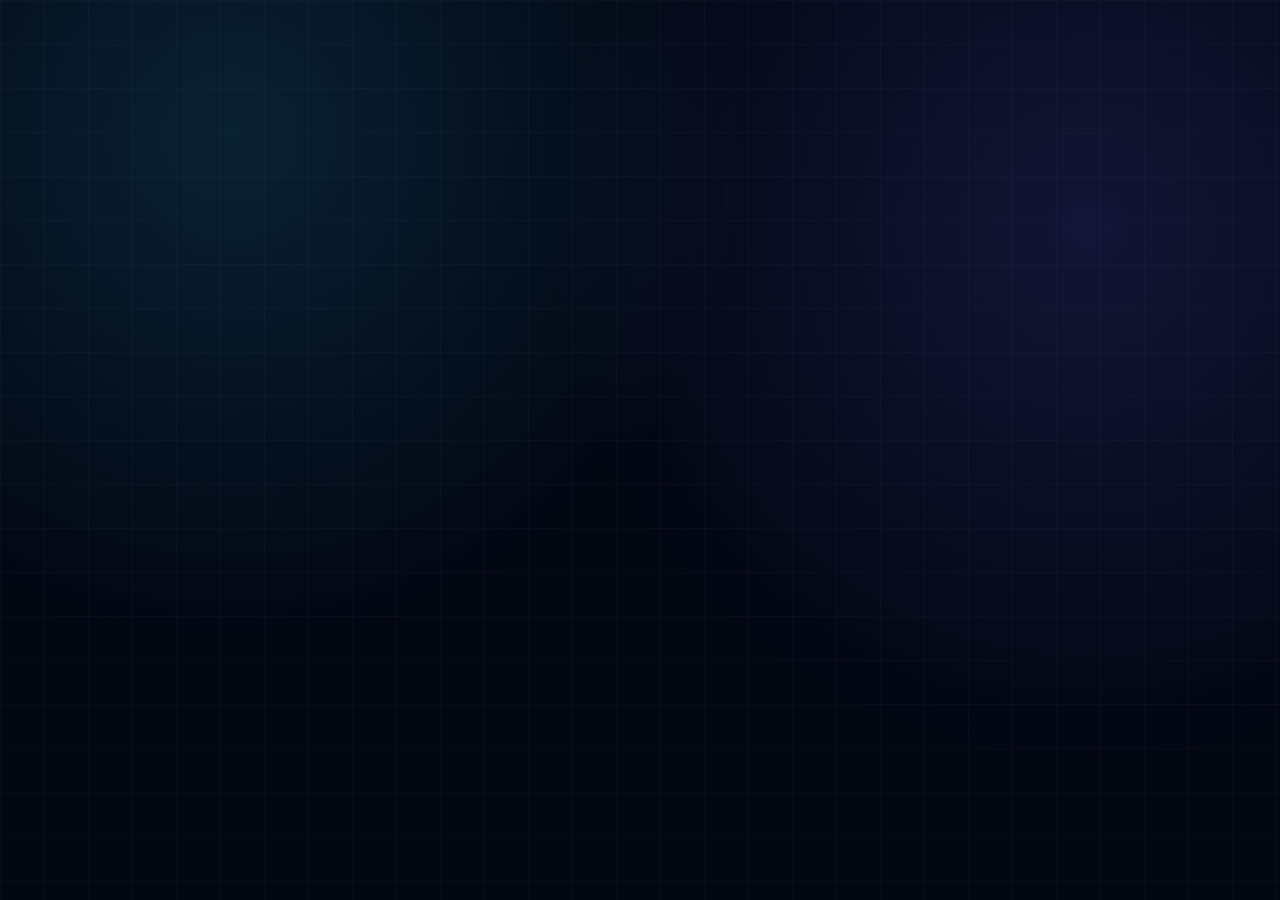
<file: class10.html>
<!DOCTYPE html>
<html lang="en">
<head>
  <meta charset="UTF-8" />
  <meta name="viewport" content="width=device-width, initial-scale=1.0" />
  <title>CBSE Class 10 Interactive Hub — STUDYVERSE</title>

  <link rel="preconnect" href="https://fonts.googleapis.com" />
  <link rel="preconnect" href="https://fonts.gstatic.com" crossorigin />
  <link
    href="https://fonts.googleapis.com/css2?family=Plus+Jakarta+Sans:wght@400;500;600;700;800&family=JetBrains+Mono:wght@500;700&display=swap"
    rel="stylesheet"
  />

  <style>
    :root {
      --bg: #030712;
      --surface: rgba(11, 15, 25, 0.86);
      --border: rgba(99, 102, 241, 0.25);
      --cyan: #38bdf8;
      --indigo: #6366f1;
      --violet: #a855f7;
      --text: #f8fafc;
      --muted: #94a3b8;
      --font-sans: "Plus Jakarta Sans", system-ui, sans-serif;
      --font-mono: "JetBrains Mono", monospace;
    }

    * {
      box-sizing: border-box;
      margin: 0;
      padding: 0;
    }

    body {
      background: var(--bg);
      color: var(--text);
      font-family: var(--font-sans);
      min-height: 100vh;
      overflow-x: hidden;
    }

    /* 21st.dev inspired subtle ambient grid + glow */
    .ambient-bg {
      position: fixed;
      inset: 0;
      z-index: 0;
      pointer-events: none;
      background-image:
        radial-gradient(circle at 18% 15%, rgba(56, 189, 248, 0.14), transparent 40%),
        radial-gradient(circle at 85% 25%, rgba(99, 102, 241, 0.16), transparent 42%),
        linear-gradient(to right, rgba(148, 163, 184, 0.04) 1px, transparent 1px),
        linear-gradient(to bottom, rgba(148, 163, 184, 0.04) 1px, transparent 1px);
      background-size: 100% 100%, 100% 100%, 44px 44px, 44px 44px;
    }

    .container {
      position: relative;
      z-index: 10;
      max-width: 1120px;
      margin: 0 auto;
      padding: 32px 20px 80px;
    }

    .topbar {
      display: flex;
      justify-content: space-between;
      align-items: center;
      padding-bottom: 20px;
      margin-bottom: 32px;
      border-bottom: 1px solid var(--border);
    }

    .brand {
      display: flex;
      align-items: center;
      gap: 10px;
      font-weight: 800;
      font-size: 1.2rem;
      color: #fff;
      text-decoration: none;
    }

    .brand-badge {
      width: 34px;
      height: 34px;
      border-radius: 10px;
      display: grid;
      place-items: center;
      background: linear-gradient(135deg, var(--cyan), var(--indigo));
      color: #fff;
    }

    .brand span {
      color: var(--cyan);
    }

    .btn-ghost {
      background: rgba(255, 255, 255, 0.04);
      border: 1px solid rgba(255, 255, 255, 0.14);
      color: #fff;
      padding: 8px 14px;
      border-radius: 10px;
      font-weight: 600;
      font-size: 0.85rem;
      cursor: pointer;
      text-decoration: none;
      display: inline-flex;
      align-items: center;
      gap: 6px;
    }

    .hero-title {
      font-size: clamp(2rem, 4vw, 3rem);
      font-weight: 800;
      line-height: 1.15;
      margin-bottom: 8px;
    }

    .grad {
      background: linear-gradient(135deg, var(--cyan), #818cf8, var(--violet));
      -webkit-background-clip: text;
      -webkit-text-fill-color: transparent;
    }

    .subtitle {
      color: var(--muted);
      font-size: 1rem;
      margin-bottom: 28px;
    }

    .subjects-grid {
      display: grid;
      grid-template-columns: repeat(auto-fit, minmax(280px, 1fr));
      gap: 18px;
      margin-bottom: 28px;
    }

    .subject-card {
      background: var(--surface);
      border: 1px solid var(--border);
      border-radius: 20px;
      padding: 24px;
      cursor: pointer;
      backdrop-filter: blur(18px);
      transition: border-color 0.2s ease, box-shadow 0.2s ease;
    }

    .subject-card.active,
    .subject-card:hover {
      border-color: var(--cyan);
      box-shadow: 0 14px 36px rgba(56, 189, 248, 0.14);
    }

    .chapters-panel {
      background: var(--surface);
      border: 1px solid rgba(56, 189, 248, 0.3);
      border-radius: 24px;
      padding: 24px;
      backdrop-filter: blur(20px);
    }

    .chapter-card {
      background: rgba(255, 255, 255, 0.025);
      border: 1px solid rgba(255, 255, 255, 0.08);
      border-radius: 18px;
      padding: 18px;
      margin-bottom: 16px;
    }

    .chapter-top {
      display: flex;
      justify-content: space-between;
      align-items: center;
      gap: 12px;
      flex-wrap: wrap;
      margin-bottom: 14px;
    }

    .mod-tag {
      font-family: var(--font-mono);
      font-size: 0.72rem;
      color: var(--cyan);
      font-weight: 700;
    }

    .chapter-title {
      font-size: 1.05rem;
      font-weight: 700;
      color: #fff;
      margin-top: 2px;
    }

    .pdf-pill {
      background: linear-gradient(135deg, var(--cyan), var(--indigo));
      color: #fff;
      text-decoration: none;
      font-size: 0.8rem;
      font-weight: 700;
      padding: 8px 14px;
      border-radius: 10px;
    }

    .videos-grid {
      display: grid;
      grid-template-columns: repeat(auto-fit, minmax(230px, 1fr));
      gap: 14px;
    }

    .video-card {
      background: rgba(3, 7, 18, 0.75);
      border: 1px solid rgba(148, 163, 184, 0.16);
      border-radius: 14px;
      overflow: hidden;
      display: flex;
      flex-direction: column;
      text-decoration: none;
      color: inherit;
    }

    .thumb-wrap {
      position: relative;
      aspect-ratio: 16 / 9;
      background: #0f172a;
      overflow: hidden;
    }

    .thumb-wrap img {
      width: 100%;
      height: 100%;
      object-fit: cover;
      display: block;
    }

    .rank-badge {
      position: absolute;
      top: 8px;
      left: 8px;
      background: rgba(3, 7, 18, 0.86);
      border: 1px solid rgba(56, 189, 248, 0.45);
      color: var(--cyan);
      font-family: var(--font-mono);
      font-size: 0.68rem;
      font-weight: 700;
      padding: 3px 8px;
      border-radius: 99px;
    }

    .video-body {
      padding: 12px;
      display: flex;
      flex-direction: column;
      gap: 6px;
      flex: 1;
    }

    .video-title {
      font-size: 0.86rem;
      font-weight: 700;
      color: #f8fafc;
      line-height: 1.35;
    }

    .video-meta {
      font-size: 0.74rem;
      color: var(--muted);
      margin-top: auto;
    }
  </style>
</head>
<body>
  <div class="ambient-bg"></div>
  <div id="app"></div>

  <script type="module">
    import React, { useState } from "https://esm.sh/react@18.3.1";
    import { createRoot } from "https://esm.sh/react-dom@18.3.1/client";
    import { motion, AnimatePresence } from "https://esm.sh/framer-motion@11.11.11?deps=react@18.3.1,react-dom@18.3.1";

    // Curated Top CBSE Videos (ranked by latest syllabus & clarity, max 3 per chapter; 2 where top 2 are strongest)
    const SYLLABUS_DATA = {
      science: {
        label: "Science",
        icon: "🧪",
        tagline: "Latest CBSE Science chapters with ranked top videos & thumbnails",
        chapters: [
          {
            id: "sci-1",
            name: "Chapter 1: Chemical Reactions and Equations",
            pdfUrl: "#",
            videos: [
              {
                rank: "#1 LATEST CBSE",
                title: "Chemical Reactions & Equations L1 | Class 10 Chemistry | CBSE 2026",
                channel: "Vedantu Master Tamil",
                year: "2025",
                videoId: "BuNa0DuhqJs",
                url: "https://www.youtube.com/watch?v=BuNa0DuhqJs"
              },
              {
                rank: "#2 ANIMATED NCERT",
                title: "Chemical reactions and equations Full chapter in animation | CBSE Class 10",
                channel: "Grade booster",
                year: "2024",
                videoId: "AEyJ0MpddzQ",
                url: "https://www.youtube.com/watch?v=AEyJ0MpddzQ"
              },
              {
                rank: "#3 VISUAL REVISION",
                title: "Chemical reactions and equations Full chapter in animation | NCERT Ch-1",
                channel: "Grade booster",
                year: "2024",
                videoId: "aWkVP_lk0DU",
                url: "https://www.youtube.com/watch?v=aWkVP_lk0DU"
              }
            ]
          },
          {
            id: "sci-9",
            name: "Chapter 9: Light – Reflection and Refraction",
            pdfUrl: "#",
            videos: [
              {
                rank: "#1 QUICK ONE-SHOT",
                title: "CBSE 10 Physics | Light Reflection & Refraction | Full Chapter In Just 15 Minutes",
                channel: "Exam Winner: CBSE Class 10",
                year: "2025",
                videoId: "4YESpXn1i9I",
                url: "https://www.youtube.com/watch?v=4YESpXn1i9I"
              },
              {
                rank: "#2 CONCEPT & DIAGRAMS",
                title: "Light - Reflection & Refraction FULL CHAPTER in Animation | NCERT Science",
                channel: "Grade booster",
                year: "2024",
                videoId: "8iVoxtEYJeM",
                url: "https://www.youtube.com/watch?v=8iVoxtEYJeM"
              }
            ]
          }
        ]
      },
      maths: {
        label: "Mathematics",
        icon: "📐",
        tagline: "Board-focused Maths chapters with top 2-3 high-clarity videos",
        chapters: [
          {
            id: "math-1",
            name: "Chapter 1: Real Numbers",
            pdfUrl: "#",
            videos: [
              {
                rank: "#1 RAPID REVISION",
                title: "Class 10th REAL NUMBERS in 20 Minutes! | Class 10 Maths Rapid Revision",
                channel: "Physics Wallah Foundation",
                year: "2026",
                videoId: "ZCcVfJ8f32E",
                url: "https://www.youtube.com/watch?v=ZCcVfJ8f32E"
              },
              {
                rank: "#2 LATEST LECTURE",
                title: "Real Numbers | Lecture 1 | Class 10 Maths | CBSE 2027",
                channel: "Vedantu Master Tamil",
                year: "2026",
                videoId: "2aXOJnmK70c",
                url: "https://www.youtube.com/watch?v=2aXOJnmK70c"
              },
              {
                rank: "#3 FULL CHAPTER",
                title: "Class 10 CBSE Mathematics | Real Numbers - Full Chapter Revision",
                channel: "Xylem Class 10 CBSE",
                year: "2026",
                videoId: "UpErKfAkrEM",
                url: "https://www.youtube.com/watch?v=UpErKfAkrEM"
              }
            ]
          }
        ]
      },
      sst: {
        label: "Social Science",
        icon: "🌍",
        tagline: "History, Civics, Geography & Economics with ranked CBSE videos",
        chapters: [
          {
            id: "sst-his-1",
            name: "History Ch 1: The Rise of Nationalism in Europe",
            pdfUrl: "#",
            videos: [
              {
                rank: "#1 ONE-SHOT REVISION",
                title: "The Rise of Nationalism in Europe ONE SHOT | Class 10 SST Rapid Revision",
                channel: "Physics Wallah Foundation",
                year: "2026",
                videoId: "xBF9CWzDNmE",
                url: "https://www.youtube.com/watch?v=xBF9CWzDNmE"
              },
              {
                rank: "#2 FULL CHAPTER",
                title: "The Rise of Nationalism in Europe Class 10 Full Chapter",
                channel: "Sunlike study",
                year: "2025",
                videoId: "ksTPzTWUb6o",
                url: "https://www.youtube.com/watch?v=ksTPzTWUb6o"
              },
              {
                rank: "#3 ANIMATED EXPLAINER",
                title: "The Rise of Nationalism in Europe class 10 Full chapter in animation",
                channel: "Grade booster",
                year: "2024",
                videoId: "tsharTRrGTE",
                url: "https://www.youtube.com/watch?v=tsharTRrGTE"
              }
            ]
          }
        ]
      }
    };

    function App() {
      const [selectedSubject, setSelectedSubject] = useState("science");
      const currentSubject = SYLLABUS_DATA[selectedSubject];

      return React.createElement(
        "div",
        { className: "container" },
        React.createElement(
          "header",
          { className: "topbar" },
          React.createElement(
            "a",
            { href: "index.html", className: "brand" },
            React.createElement("div", { className: "brand-badge" }, "⚡"),
            React.createElement("div", null, "STUDY", React.createElement("span", null, "VERSE"))
          ),
          React.createElement("a", { href: "index.html", className: "btn-ghost" }, "← Back to Home")
        ),

        React.createElement(
          motion.div,
          {
            initial: { opacity: 0, y: 16 },
            animate: { opacity: 1, y: 0 },
            transition: { type: "spring", stiffness: 260, damping: 24 }
          },
          React.createElement(
            "h1",
            { className: "hero-title" },
            "CBSE Class 10 ",
            React.createElement("span", { className: "grad" }, "Framer Motion"),
            " Hub"
          ),
          React.createElement(
            "p",
            { className: "subtitle" },
            "Top 2–3 curated CBSE videos per chapter with thumbnails, spring motion & PDF notes."
          )
        ),

        // 21st.dev inspired interactive subject selector cards
        React.createElement(
          "div",
          { className: "subjects-grid" },
          Object.entries(SYLLABUS_DATA).map(([key, item]) =>
            React.createElement(
              motion.div,
              {
                key,
                layoutId: `subj-${key}`,
                whileHover: { y: -5, scale: 1.015 },
                whileTap: { scale: 0.98 },
                transition: { type: "spring", stiffness: 380, damping: 26 },
                onClick: () => setSelectedSubject(key),
                className: `subject-card ${selectedSubject === key ? "active" : ""}`
              },
              React.createElement("div", { style: { fontSize: "1.8rem", marginBottom: "10px" } }, item.icon),
              React.createElement("div", { style: { fontSize: "1.2rem", fontWeight: 700 } }, item.label),
              React.createElement("div", { style: { fontSize: "0.86rem", color: "#94a3b8", marginTop: "6px" } }, item.tagline)
            )
          )
        ),

        // Animated chapters + ranked videos with thumbnails
        React.createElement(
          AnimatePresence,
          { mode: "wait" },
          React.createElement(
            motion.section,
            {
              key: selectedSubject,
              initial: { opacity: 0, y: 18 },
              animate: { opacity: 1, y: 0 },
              exit: { opacity: 0, y: -12 },
              transition: { type: "spring", stiffness: 280, damping: 26 },
              className: "chapters-panel"
            },
            React.createElement(
              "h2",
              { style: { fontSize: "1.4rem", fontWeight: 800, marginBottom: "18px" } },
              `${currentSubject.icon} ${currentSubject.label} — Chapters & Top Videos`
            ),
            currentSubject.chapters.map((ch, idx) =>
              React.createElement(
                motion.div,
                {
                  key: ch.id,
                  initial: { opacity: 0, y: 12 },
                  animate: { opacity: 1, y: 0 },
                  transition: { delay: idx * 0.05, type: "spring", stiffness: 300, damping: 24 },
                  className: "chapter-card"
                },
                React.createElement(
                  "div",
                  { className: "chapter-top" },
                  React.createElement(
                    "div",
                    null,
                    React.createElement("div", { className: "mod-tag" }, `MODULE 0${idx + 1}`),
                    React.createElement("div", { className: "chapter-title" }, ch.name)
                  ),
                  React.createElement(
                    "a",
                    {
                      href: ch.pdfUrl,
                      target: "_blank",
                      rel: "noopener noreferrer",
                      className: "pdf-pill"
                    },
                    "📥 PDF Notes"
                  )
                ),
                React.createElement(
                  "div",
                  { className: "videos-grid" },
                  ch.videos.slice(0, 3).map((vid) =>
                    React.createElement(
                      motion.a,
                      {
                        key: vid.videoId,
                        href: vid.url,
                        target: "_blank",
                        rel: "noopener noreferrer",
                        whileHover: { y: -4, scale: 1.015 },
                        whileTap: { scale: 0.98 },
                        transition: { type: "spring", stiffness: 400, damping: 25 },
                        className: "video-card"
                      },
                      React.createElement(
                        "div",
                        { className: "thumb-wrap" },
                        React.createElement("img", {
                          src: `https://img.youtube.com/vi/${vid.videoId}/hqdefault.jpg`,
                          alt: vid.title,
                          loading: "lazy"
                        }),
                        React.createElement("span", { className: "rank-badge" }, vid.rank)
                      ),
                      React.createElement(
                        "div",
                        { className: "video-body" },
                        React.createElement("div", { className: "video-title" }, vid.title),
                        React.createElement("div", { className: "video-meta" }, `${vid.channel} • ${vid.year}`)
                      )
                    )
                  )
                )
              )
            )
          )
        )
      );
    }

    createRoot(document.getElementById("app")).render(React.createElement(App));
  </script>
</body>
</html>
</file>
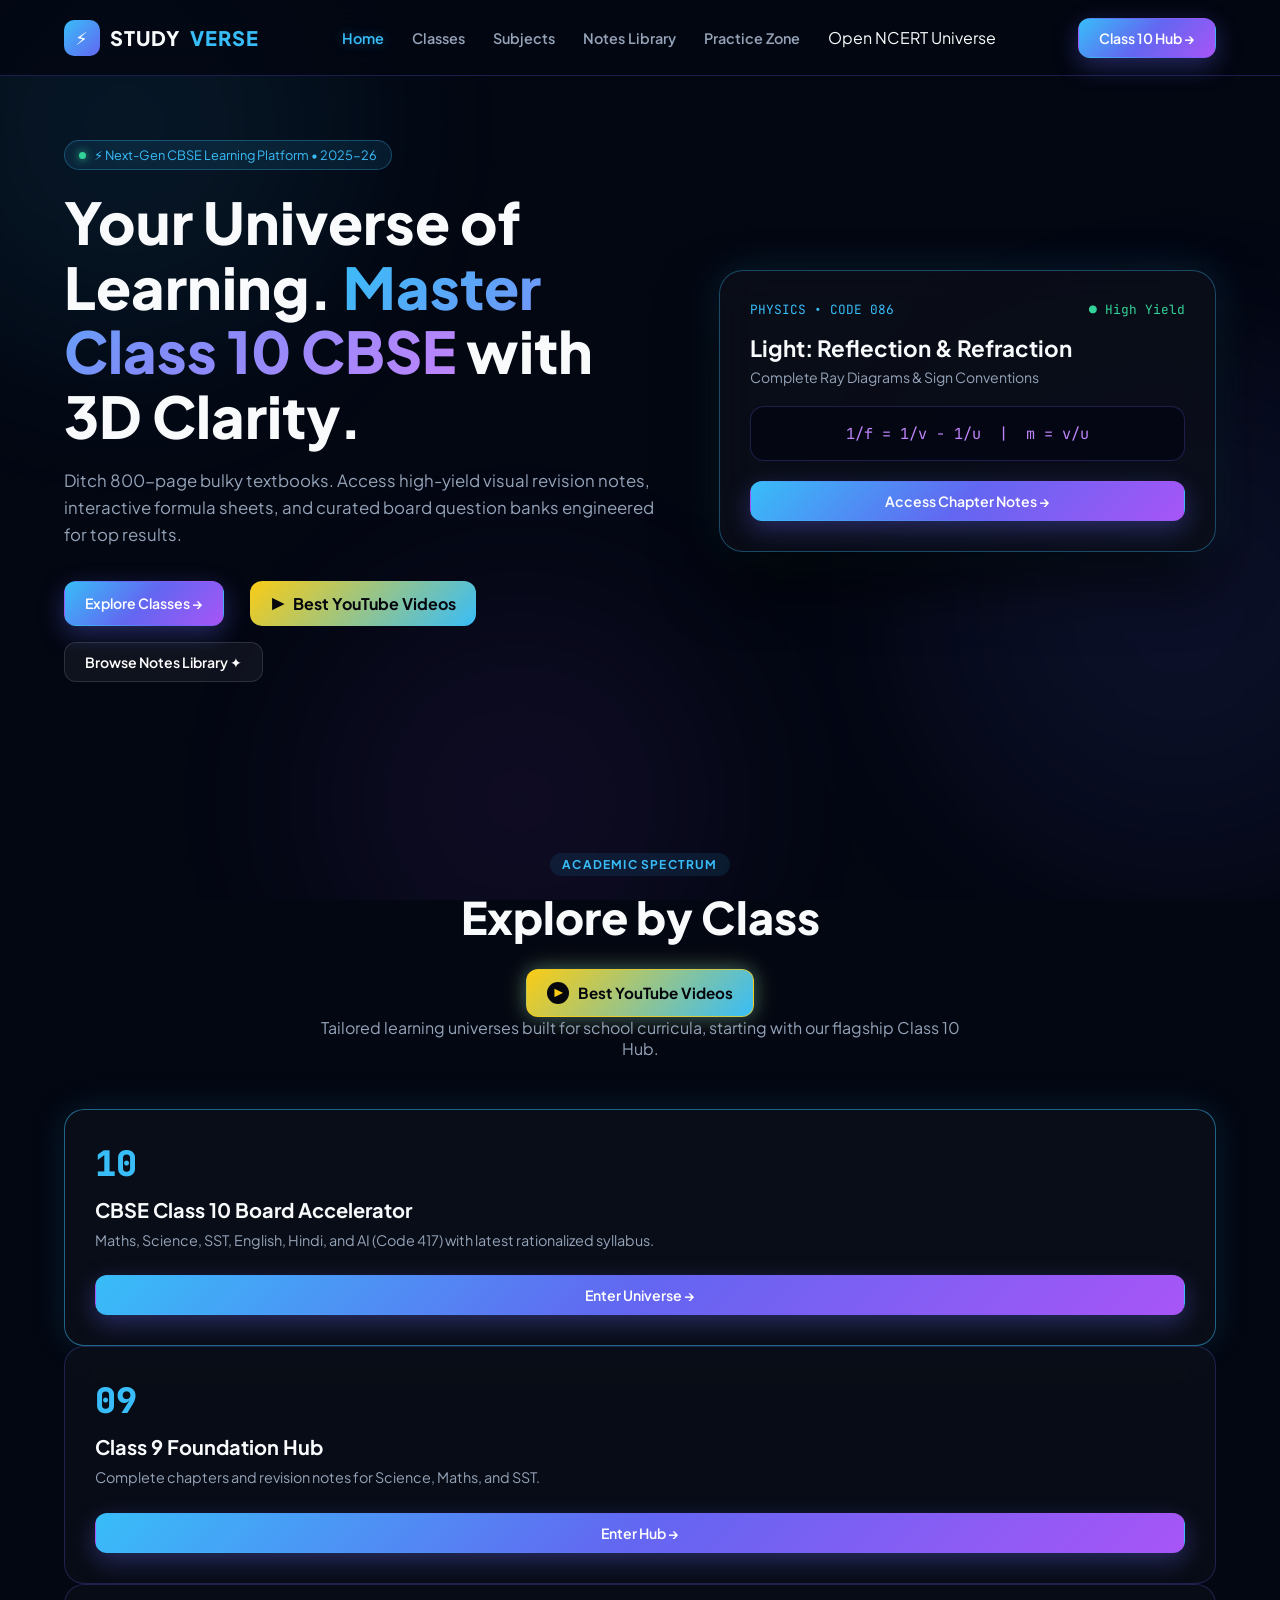
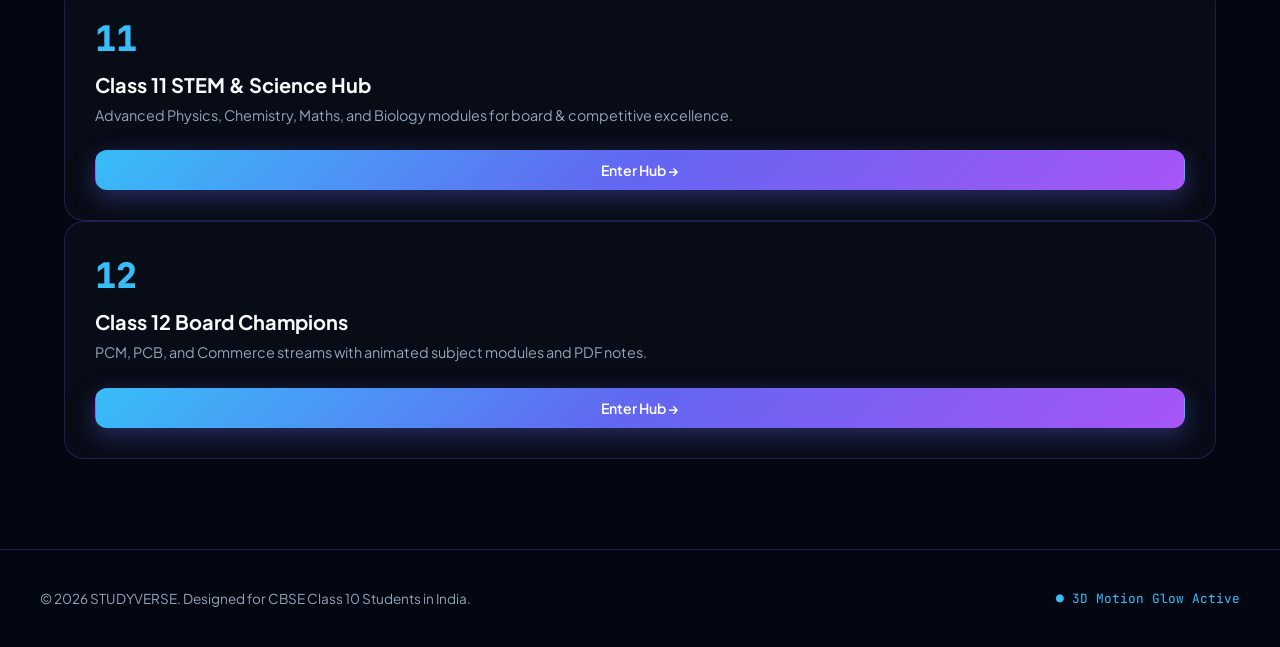
<file: index (1).html>
<!DOCTYPE html>
<html lang="en">
<head>
  <meta charset="UTF-8">
  <meta name="viewport" content="width=device-width, initial-scale=1.0">
  <title>STUDYVERSE —  Learning Universe | CBSE Class 10</title>
  
  <link rel="preconnect" href="https://fonts.googleapis.com">
  <link rel="preconnect" href="https://fonts.gstatic.com" crossorigin>
  <link href="https://fonts.googleapis.com/css2?family=Plus+Jakarta+Sans:wght@400;500;600;700;800&family=JetBrains+Mono:wght@500;700&display=swap" rel="stylesheet">

  <style>
    :root {
      --bg-primary: #030712;
      --bg-secondary: #0b0f19;
      --text-primary: #f8fafc;
      --text-secondary: #94a3b8;
      --accent-cyan: #38bdf8;
      --accent-indigo: #6366f1;
      --accent-violet: #a855f7;
      --border-subtle: rgba(99, 102, 241, 0.25);
      --font-sans: 'Plus Jakarta Sans', system-ui, sans-serif;
      --font-mono: 'JetBrains Mono', monospace;
    }

    * { box-sizing: border-box; margin: 0; padding: 0; }

    html, body {
      background-color: #030712 !important;
      color: #f8fafc !important;
      font-family: var(--font-sans);
      overflow-x: hidden;
      scroll-behavior: smooth;
      min-height: 100vh;
    }

    a { text-decoration: none; color: inherit; }

    /* 21st.dev Style Pure CSS 3D Motion Background Orbs */
    .bg-motion-container {
      position: fixed;
      inset: 0;
      z-index: 0;
      pointer-events: none;
      overflow: hidden;
    }
    .motion-orb {
      position: absolute;
      border-radius: 50%;
      filter: blur(100px);
      opacity: 0.45;
      animation: floatOrb 12s ease-in-out infinite alternate;
    }
    .orb-1 { width: 450px; height: 450px; background: rgba(56, 189, 248, 0.2); top: -100px; left: -100px; }
    .orb-2 { width: 500px; height: 500px; background: rgba(99, 102, 241, 0.22); top: 40%; right: -150px; animation-delay: -4s; }
    .orb-3 { width: 400px; height: 400px; background: rgba(168, 85, 247, 0.18); bottom: -100px; left: 25%; animation-delay: -8s; }

    @keyframes floatOrb {
      0% { transform: translateY(0px) translateX(0px) scale(1); }
      50% { transform: translateY(40px) translateX(30px) scale(1.08); }
      100% { transform: translateY(-30px) translateX(-40px) scale(0.95); }
    }

    .site-wrapper {
      position: relative;
      z-index: 10;
    }

    /* Sticky Glass Navigation */
    .site-header {
      position: fixed;
      top: 0;
      left: 0;
      width: 100%;
      z-index: 100;
      background: rgba(3, 7, 18, 0.82);
      backdrop-filter: blur(20px);
      border-bottom: 1px solid var(--border-subtle);
    }
    .nav-container {
      max-width: 1200px;
      margin: 0 auto;
      height: 75px;
      display: flex;
      align-items: center;
      justify-content: space-between;
      padding: 0 24px;
    }
    .brand-logo {
      font-weight: 800;
      font-size: 1.25rem;
      letter-spacing: 0.05em;
      display: flex;
      align-items: center;
      gap: 10px;
    }
    .brand-icon {
      width: 36px;
      height: 36px;
      border-radius: 10px;
      background: linear-gradient(135deg, var(--accent-cyan), var(--accent-indigo));
      display: grid;
      place-items: center;
      color: #fff;
      font-size: 1.1rem;
    }
    .brand-logo span { color: var(--accent-cyan); }

    .nav-menu {
      display: flex;
      gap: 28px;
      align-items: center;
    }
    .nav-link {
      font-size: 0.9rem;
      color: var(--text-secondary);
      font-weight: 600;
      transition: 0.2s ease;
    }
    .nav-link:hover, .nav-link.active {
      color: var(--accent-cyan);
      text-shadow: 0 0 12px rgba(56, 189, 248, 0.4);
    }

    .btn {
      display: inline-flex;
      align-items: center;
      justify-content: center;
      gap: 8px;
      padding: 10px 20px;
      border-radius: 12px;
      font-weight: 600;
      font-size: 0.88rem;
      border: 1px solid transparent;
      transition: all 0.3s cubic-bezier(0.16, 1, 0.3, 1);
      cursor: pointer;
    }
    .btn-primary {
      background: linear-gradient(135deg, var(--accent-cyan), var(--accent-indigo), var(--accent-violet));
      color: #fff;
      box-shadow: 0 8px 25px rgba(99, 102, 241, 0.35);
    }
    .btn-primary:hover {
      transform: translateY(-2px);
      box-shadow: 0 12px 30px rgba(56, 189, 248, 0.45);
    }
    .btn-glass {
      background: rgba(255, 255, 255, 0.05);
      border-color: rgba(148, 163, 184, 0.2);
      color: #fff;
    }
    .btn-glass:hover {
      background: rgba(255, 255, 255, 0.1);
      border-color: var(--accent-cyan);
    }

    /* Hero Section */
    .hero-section {
      padding: 140px 24px 80px;
      max-width: 1200px;
      margin: 0 auto;
      display: grid;
      grid-template-columns: 1.1fr 0.9fr;
      gap: 48px;
      align-items: center;
    }
    .hero-badge {
      display: inline-flex;
      align-items: center;
      gap: 8px;
      padding: 6px 14px;
      border-radius: 99px;
      background: rgba(56, 189, 248, 0.1);
      border: 1px solid rgba(56, 189, 248, 0.3);
      font-size: 0.8rem;
      color: var(--accent-cyan);
      margin-bottom: 20px;
    }
    .live-dot {
      width: 7px;
      height: 7px;
      background: #34d399;
      border-radius: 50%;
      box-shadow: 0 0 8px #34d399;
    }
    .hero-title {
      font-size: clamp(2.3rem, 4.5vw, 3.6rem);
      font-weight: 800;
      line-height: 1.12;
      margin-bottom: 20px;
    }
    .gradient-text {
      background: linear-gradient(135deg, #38bdf8, #818cf8, #c084fc);
      -webkit-background-clip: text;
      -webkit-text-fill-color: transparent;
    }
    .hero-desc {
      color: var(--text-secondary);
      font-size: 1.05rem;
      margin-bottom: 32px;
      line-height: 1.6;
    }
    .hero-cta {
      display: flex;
      gap: 16px;
      flex-wrap: wrap;
    }

    /* Holographic 3D Showcase Card */
    .hero-showcase {
      perspective: 1000px;
    }
    .showcase-card {
      background: rgba(11, 15, 25, 0.85);
      backdrop-filter: blur(20px);
      border: 1px solid rgba(56, 189, 248, 0.35);
      border-radius: 24px;
      padding: 30px;
      box-shadow: 0 30px 60px rgba(0,0,0,0.7), 0 0 40px rgba(56, 189, 248, 0.15);
      transition: transform 0.2s ease-out;
    }
    .showcase-header {
      display: flex;
      justify-content: space-between;
      align-items: center;
      margin-bottom: 16px;
      font-size: 0.8rem;
      font-family: var(--font-mono);
      color: var(--accent-cyan);
    }
    .showcase-main-title {
      font-size: 1.4rem;
      font-weight: 700;
      margin-bottom: 6px;
    }
    .showcase-sub {
      font-size: 0.88rem;
      color: var(--text-secondary);
      margin-bottom: 20px;
    }
    .math-box {
      background: rgba(3, 7, 18, 0.7);
      border: 1px solid var(--border-subtle);
      border-radius: 14px;
      padding: 16px;
      font-family: var(--font-mono);
      font-size: 0.95rem;
      color: #c084fc;
      text-align: center;
      margin-bottom: 20px;
    }

    /* Classes Section */
    .section {
      padding: 90px 24px;
      max-width: 1200px;
      margin: 0 auto;
    }
    .section-header {
      text-align: center;
      max-width: 650px;
      margin: 0 auto 50px;
    }
    .section-tag {
      font-size: 0.75rem;
      font-weight: 700;
      text-transform: uppercase;
      letter-spacing: 0.1em;
      color: var(--accent-cyan);
      background: rgba(56, 189, 248, 0.1);
      padding: 4px 12px;
      border-radius: 99px;
      display: inline-block;
      margin-bottom: 12px;
    }
    .section-title {
      font-size: clamp(2rem, 3.5vw, 2.8rem);
      font-weight: 800;
      margin-bottom: 12px;
    }
    .section-subtitle {
      color: var(--text-secondary);
      font-size: 1rem;
    }

    .classes-grid {
      display: grid;
      grid-template-columns: repeat(auto-fit, minmax(260px, 1fr));
      gap: 24px;
    }
    .class-card {
      background: rgba(11, 15, 25, 0.75);
      backdrop-filter: blur(16px);
      border: 1px solid var(--border-subtle);
      border-radius: 20px;
      padding: 30px;
      display: flex;
      flex-direction: column;
      transition: all 0.3s cubic-bezier(0.16, 1, 0.3, 1);
      cursor: pointer;
    }
    .class-card.featured {
      border-color: rgba(56, 189, 248, 0.5);
      background: rgba(11, 15, 25, 0.9);
      box-shadow: 0 0 35px rgba(56, 189, 248, 0.12);
    }
    .class-card:hover {
      transform: translateY(-8px);
      border-color: var(--accent-cyan);
      box-shadow: 0 20px 40px rgba(56, 189, 248, 0.2);
    }
    .class-num {
      font-family: var(--font-mono);
      font-size: 2.2rem;
      font-weight: 800;
      color: var(--accent-cyan);
      margin-bottom: 10px;
    }
    .class-title {
      font-size: 1.25rem;
      font-weight: 700;
      margin-bottom: 8px;
    }
    .class-desc {
      font-size: 0.9rem;
      color: var(--text-secondary);
      margin-bottom: 24px;
      line-height: 1.5;
    }

    /* Footer */
    .site-footer {
      border-top: 1px solid var(--border-subtle);
      padding: 40px 24px;
      text-align: center;
      color: var(--text-secondary);
      font-size: 0.85rem;
    }

    @media(max-width: 900px) {
      .hero-section { grid-template-columns: 1fr; text-align: center; }
      .hero-cta { justify-content: center; }
      .nav-menu { display: none; }
    }
  </style>
</head>
<body>

  <!-- Pure CSS 3D Motion Orbs (Guaranteed No White Screen) -->
  <div class="bg-motion-container">
    <div class="motion-orb orb-1"></div>
    <div class="motion-orb orb-2"></div>
    <div class="motion-orb orb-3"></div>
  </div>

  <div class="site-wrapper">
    <!-- Header Navigation -->
    <header class="site-header">
      <div class="nav-container">
        <a href="#hero" class="brand-logo">
          <div class="brand-icon">⚡</div>
          STUDY<span>VERSE</span>
        </a>
        <nav class="nav-menu">
          <a href="#hero" class="nav-link active">Home</a>
          <a href="#classes" class="nav-link">Classes</a>
          <a href="#subjects" class="nav-link">Subjects</a>
          <a href="#resources" class="nav-link">Notes Library</a>
          <a href="#practice" class="nav-link">Practice Zone</a>
          <a href="ncert.html">Open NCERT Universe</a>
        </nav>
        <div>
          <a href="#classes" class="btn btn-primary">Class 10 Hub →</a>
        </div>
      </div>
    </header>

    <!-- Main Content -->
    <main>
      <!-- Hero Section -->
      <section id="hero" class="hero-section">
        <div class="hero-content">
          <div class="hero-badge">
            <span class="live-dot"></span>
            <span>⚡ Next-Gen CBSE Learning Platform • 2025-26</span>
          </div>
          <h1 class="hero-title">
            Your Universe of Learning.
            <span class="gradient-text">Master Class 10 CBSE</span>
            with 3D Clarity.
          </h1>
          <p class="hero-desc">
            Ditch 800-page bulky textbooks. Access high-yield visual revision notes, interactive formula sheets, and curated board question banks engineered for top results.
          </p>
          <div class="hero-cta">
            <a href="#classes" class="btn btn-primary">Explore Classes →</a>
            <a href="watch.html" style="display:inline-flex;align-items:center;gap:8px;padding:12px 20px;margin-left:10px;border-radius:12px;text-decoration:none;font-weight:700;color:#05070d;background:linear-gradient(135deg,#facc15,#38bdf8);">
  <span>▶</span>
  <span>Best YouTube Videos</span>
</a>
            <a href="#classes" class="btn btn-glass">Browse Notes Library ✦</a>
          </div>
        </div>

        <!-- Holographic Showcase Card -->
        <div class="hero-showcase">
          <div class="showcase-card" id="tilt-card">
            <div class="showcase-header">
              <span>PHYSICS • CODE 086</span>
              <span style="color:#34d399">● High Yield</span>
            </div>
            <h2 class="showcase-main-title">Light: Reflection & Refraction</h2>
            <p class="showcase-sub">Complete Ray Diagrams & Sign Conventions</p>
            
            <div class="math-box">
              1/f = 1/v - 1/u  |  m = v/u
            </div>

            <a href="#classes" class="btn btn-primary" style="width: 100%;">Access Chapter Notes →</a>
          </div>
        </div>
      </section>

      <!-- Classes Section -->
      <section id="classes" class="section">
        <div class="section-header">
          <span class="section-tag">Academic Spectrum</span>
          <h2 class="section-title">Explore by Class</h2>
          <div class="sv-cta-row">
  <!-- Tumhara existing "Explore Classes" button yahan rahega -->

  <a href="watch.html" class="sv-btn-watch">
    <span class="sv-btn-play" aria-hidden="true">▶</span>
    <span>Best YouTube Videos</span>
  </a>
</div>

<style>
  .sv-cta-row {
    display: inline-flex;
    flex-wrap: wrap;
    align-items: center;
    gap: 12px;
    margin-top: 12px;
  }

  .sv-btn-watch {
    display: inline-flex;
    align-items: center;
    gap: 9px;
    padding: 12px 20px;
    border-radius: 12px;
    text-decoration: none;
    font-weight: 700;
    font-size: 0.95rem;
    color: #05070d;
    background: linear-gradient(135deg, #facc15 0%, #38bdf8 100%);
    border: 1px solid rgba(250, 204, 21, 0.7);
    box-shadow: 0 0 18px rgba(56, 189, 248, 0.35), 0 0 28px rgba(250, 204, 21, 0.24);
    transition: transform 0.25s cubic-bezier(0.22, 1, 0.36, 1), box-shadow 0.25s cubic-bezier(0.22, 1, 0.36, 1);
  }

  .sv-btn-watch:hover {
    transform: translateY(-2px);
    box-shadow: 0 0 24px rgba(56, 189, 248, 0.55), 0 0 36px rgba(250, 204, 21, 0.38);
  }

  .sv-btn-play {
    display: inline-grid;
    place-items: center;
    width: 22px;
    height: 22px;
    border-radius: 999px;
    background: #05070d;
    color: #facc15;
    font-size: 11px;
  }
</style>

</a>

<style>
  .sv-best-yt-btn {
    display: inline-flex;
    align-items: center;
    gap: 9px;
    padding: 12px 20px;
    margin-left: 12px;
    border-radius: 12px;
    text-decoration: none;
    font-weight: 700;
    font-size: 0.95rem;
    color: #05070d;
    background: linear-gradient(135deg, #facc15, #38bdf8);
    border: 1px solid rgba(250, 204, 21, 0.6);
    box-shadow: 0 0 18px rgba(56, 189, 248, 0.35), 0 0 26px rgba(250, 204, 21, 0.25);
    transition: transform 0.2s ease, box-shadow 0.2s ease;
  }

  .sv-best-yt-btn:hover {
    transform: translateY(-2px);
    box-shadow: 0 0 24px rgba(56, 189, 248, 0.55), 0 0 34px rgba(250, 204, 21, 0.4);
  }

  .sv-yt-icon {
    display: inline-grid;
    place-items: center;
    width: 22px;
    height: 22px;
    border-radius: 999px;
    background: #05070d;
    color: #facc15;
    font-size: 11px;
  }
</style>
          <p class="section-subtitle">Tailored learning universes built for school curricula, starting with our flagship Class 10 Hub.</p>
        </div>
          <div class="class-card featured" onclick="window.location.href='class10.html'">
            <div class="class-num">10</div>
            <h3 class="class-title">CBSE Class 10 Board Accelerator</h3>
            <p class="class-desc">Maths, Science, SST, English, Hindi, and AI (Code 417) with latest rationalized syllabus.</p>
            <a href="class10.html" class="btn btn-primary" style="margin-top:auto;">Enter Universe →</a>
          </div>
      

      <div class="class-card" onclick="window.location.href='class9.html'">
  <div class="class-num">09</div>
  <h3 class="class-title">Class 9 Foundation Hub</h3>
  <p class="class-desc">Complete chapters and revision notes for Science, Maths, and SST.</p>
  <a href="class9.html" class="btn btn-primary" style="margin-top:auto;">Enter Hub →</a>
</div>

         <div class="class-card" onclick="window.location.href='class11.html'">
  <div class="class-num">11</div>
  <h3 class="class-title">Class 11 STEM & Science Hub</h3>
  <p class="class-desc">Advanced Physics, Chemistry, Maths, and Biology modules for board & competitive excellence.</p>
  <a href="class11.html" class="btn btn-primary" style="margin-top:auto;">Enter Hub →</a>
</div>

        <div class="class-card" onclick="window.location.href='class12.html'">
  <div class="class-num">12</div>
  <h3 class="class-title">Class 12 Board Champions</h3>
  <p class="class-desc">PCM, PCB, and Commerce streams with animated subject modules and PDF notes.</p>
  <a href="class12.html" class="btn btn-primary" style="margin-top:auto;">Enter Hub →</a>
</div>
        </div>
      </section>
    </main>

    <!-- Footer -->
    <footer class="site-footer">
      <div style="max-width: 1200px; margin: 0 auto; display: flex; justify-content: space-between; align-items: center; flex-wrap: wrap; gap: 12px;">
        <div>© 2026 STUDYVERSE. Designed for CBSE Class 10 Students in India.</div>
        <div style="color: var(--accent-cyan); font-family: var(--font-mono); font-size: 0.8rem;">● 3D Motion Glow Active</div>
      </div>
    </footer>
  </div>

  <script>
    // Smooth 3D Tilt Effect on Mouse Move
    const card = document.getElementById('tilt-card');
    document.addEventListener('mousemove', (e) => {
      const rect = card.getBoundingClientRect();
      const x = e.clientX - rect.left - rect.width / 2;
      const y = e.clientY - rect.top - rect.height / 2;
      card.style.transform = `rotateX(${-y * 0.04}deg) rotateY(${x * 0.04}deg) translateY(-4px)`;
    });
  </script>
</body>
</html>
</file>
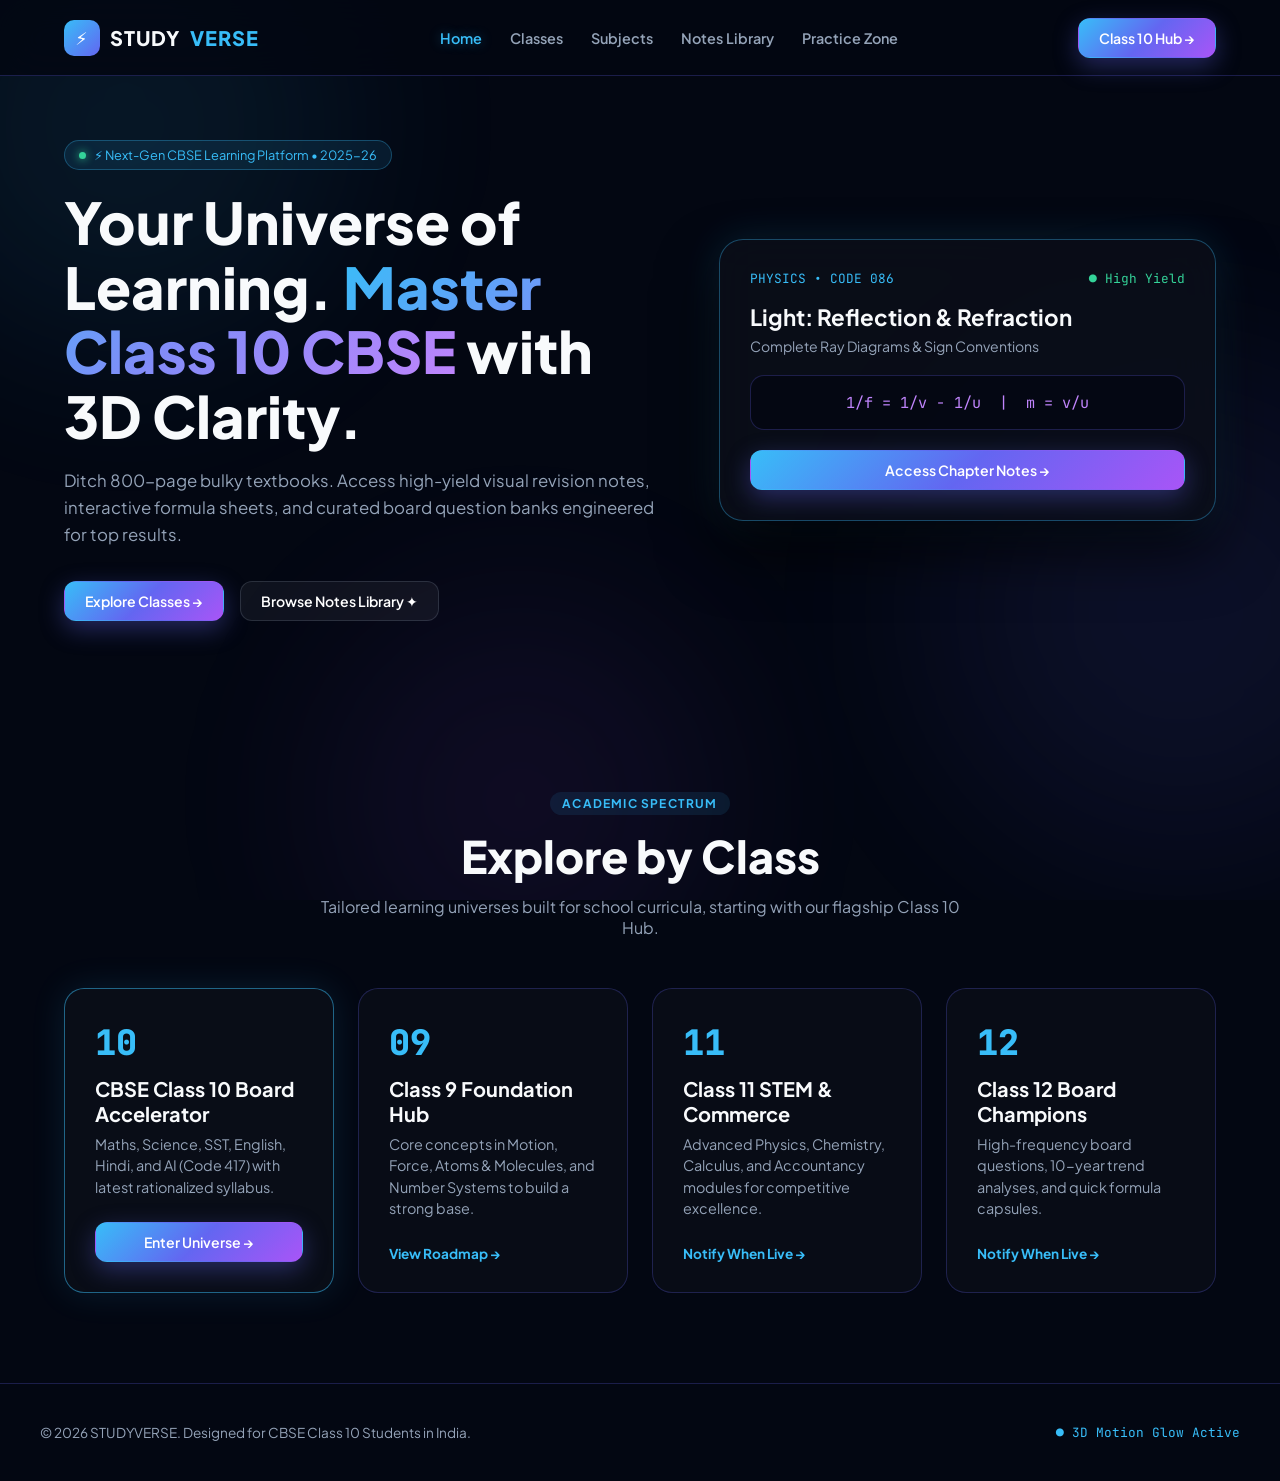
<file: index_standalone.html>
<!DOCTYPE html>
<html lang="en">
<head>
  <meta charset="UTF-8">
  <meta name="viewport" content="width=device-width, initial-scale=1.0">
  <title>STUDYVERSE — 3D Motion Learning Universe | CBSE Class 10</title>
  
  <link rel="preconnect" href="https://fonts.googleapis.com">
  <link rel="preconnect" href="https://fonts.gstatic.com" crossorigin>
  <link href="https://fonts.googleapis.com/css2?family=Plus+Jakarta+Sans:wght@400;500;600;700;800&family=JetBrains+Mono:wght@500;700&display=swap" rel="stylesheet">

  <style>
    :root {
      --bg-primary: #030712;
      --bg-secondary: #0b0f19;
      --text-primary: #f8fafc;
      --text-secondary: #94a3b8;
      --accent-cyan: #38bdf8;
      --accent-indigo: #6366f1;
      --accent-violet: #a855f7;
      --border-subtle: rgba(99, 102, 241, 0.25);
      --font-sans: 'Plus Jakarta Sans', system-ui, sans-serif;
      --font-mono: 'JetBrains Mono', monospace;
    }

    * { box-sizing: border-box; margin: 0; padding: 0; }

    html, body {
      background-color: #030712 !important;
      color: #f8fafc !important;
      font-family: var(--font-sans);
      overflow-x: hidden;
      scroll-behavior: smooth;
      min-height: 100vh;
    }

    a { text-decoration: none; color: inherit; }

    /* 21st.dev Style Pure CSS 3D Motion Background Orbs */
    .bg-motion-container {
      position: fixed;
      inset: 0;
      z-index: 0;
      pointer-events: none;
      overflow: hidden;
    }
    .motion-orb {
      position: absolute;
      border-radius: 50%;
      filter: blur(100px);
      opacity: 0.45;
      animation: floatOrb 12s ease-in-out infinite alternate;
    }
    .orb-1 { width: 450px; height: 450px; background: rgba(56, 189, 248, 0.2); top: -100px; left: -100px; }
    .orb-2 { width: 500px; height: 500px; background: rgba(99, 102, 241, 0.22); top: 40%; right: -150px; animation-delay: -4s; }
    .orb-3 { width: 400px; height: 400px; background: rgba(168, 85, 247, 0.18); bottom: -100px; left: 25%; animation-delay: -8s; }

    @keyframes floatOrb {
      0% { transform: translateY(0px) translateX(0px) scale(1); }
      50% { transform: translateY(40px) translateX(30px) scale(1.08); }
      100% { transform: translateY(-30px) translateX(-40px) scale(0.95); }
    }

    .site-wrapper {
      position: relative;
      z-index: 10;
    }

    /* Sticky Glass Navigation */
    .site-header {
      position: fixed;
      top: 0;
      left: 0;
      width: 100%;
      z-index: 100;
      background: rgba(3, 7, 18, 0.82);
      backdrop-filter: blur(20px);
      border-bottom: 1px solid var(--border-subtle);
    }
    .nav-container {
      max-width: 1200px;
      margin: 0 auto;
      height: 75px;
      display: flex;
      align-items: center;
      justify-content: space-between;
      padding: 0 24px;
    }
    .brand-logo {
      font-weight: 800;
      font-size: 1.25rem;
      letter-spacing: 0.05em;
      display: flex;
      align-items: center;
      gap: 10px;
    }
    .brand-icon {
      width: 36px;
      height: 36px;
      border-radius: 10px;
      background: linear-gradient(135deg, var(--accent-cyan), var(--accent-indigo));
      display: grid;
      place-items: center;
      color: #fff;
      font-size: 1.1rem;
    }
    .brand-logo span { color: var(--accent-cyan); }

    .nav-menu {
      display: flex;
      gap: 28px;
      align-items: center;
    }
    .nav-link {
      font-size: 0.9rem;
      color: var(--text-secondary);
      font-weight: 600;
      transition: 0.2s ease;
    }
    .nav-link:hover, .nav-link.active {
      color: var(--accent-cyan);
      text-shadow: 0 0 12px rgba(56, 189, 248, 0.4);
    }

    .btn {
      display: inline-flex;
      align-items: center;
      justify-content: center;
      gap: 8px;
      padding: 10px 20px;
      border-radius: 12px;
      font-weight: 600;
      font-size: 0.88rem;
      border: 1px solid transparent;
      transition: all 0.3s cubic-bezier(0.16, 1, 0.3, 1);
      cursor: pointer;
    }
    .btn-primary {
      background: linear-gradient(135deg, var(--accent-cyan), var(--accent-indigo), var(--accent-violet));
      color: #fff;
      box-shadow: 0 8px 25px rgba(99, 102, 241, 0.35);
    }
    .btn-primary:hover {
      transform: translateY(-2px);
      box-shadow: 0 12px 30px rgba(56, 189, 248, 0.45);
    }
    .btn-glass {
      background: rgba(255, 255, 255, 0.05);
      border-color: rgba(148, 163, 184, 0.2);
      color: #fff;
    }
    .btn-glass:hover {
      background: rgba(255, 255, 255, 0.1);
      border-color: var(--accent-cyan);
    }

    /* Hero Section */
    .hero-section {
      padding: 140px 24px 80px;
      max-width: 1200px;
      margin: 0 auto;
      display: grid;
      grid-template-columns: 1.1fr 0.9fr;
      gap: 48px;
      align-items: center;
    }
    .hero-badge {
      display: inline-flex;
      align-items: center;
      gap: 8px;
      padding: 6px 14px;
      border-radius: 99px;
      background: rgba(56, 189, 248, 0.1);
      border: 1px solid rgba(56, 189, 248, 0.3);
      font-size: 0.8rem;
      color: var(--accent-cyan);
      margin-bottom: 20px;
    }
    .live-dot {
      width: 7px;
      height: 7px;
      background: #34d399;
      border-radius: 50%;
      box-shadow: 0 0 8px #34d399;
    }
    .hero-title {
      font-size: clamp(2.3rem, 4.5vw, 3.6rem);
      font-weight: 800;
      line-height: 1.12;
      margin-bottom: 20px;
    }
    .gradient-text {
      background: linear-gradient(135deg, #38bdf8, #818cf8, #c084fc);
      -webkit-background-clip: text;
      -webkit-text-fill-color: transparent;
    }
    .hero-desc {
      color: var(--text-secondary);
      font-size: 1.05rem;
      margin-bottom: 32px;
      line-height: 1.6;
    }
    .hero-cta {
      display: flex;
      gap: 16px;
      flex-wrap: wrap;
    }

    /* Holographic 3D Showcase Card */
    .hero-showcase {
      perspective: 1000px;
    }
    .showcase-card {
      background: rgba(11, 15, 25, 0.85);
      backdrop-filter: blur(20px);
      border: 1px solid rgba(56, 189, 248, 0.35);
      border-radius: 24px;
      padding: 30px;
      box-shadow: 0 30px 60px rgba(0,0,0,0.7), 0 0 40px rgba(56, 189, 248, 0.15);
      transition: transform 0.2s ease-out;
    }
    .showcase-header {
      display: flex;
      justify-content: space-between;
      align-items: center;
      margin-bottom: 16px;
      font-size: 0.8rem;
      font-family: var(--font-mono);
      color: var(--accent-cyan);
    }
    .showcase-main-title {
      font-size: 1.4rem;
      font-weight: 700;
      margin-bottom: 6px;
    }
    .showcase-sub {
      font-size: 0.88rem;
      color: var(--text-secondary);
      margin-bottom: 20px;
    }
    .math-box {
      background: rgba(3, 7, 18, 0.7);
      border: 1px solid var(--border-subtle);
      border-radius: 14px;
      padding: 16px;
      font-family: var(--font-mono);
      font-size: 0.95rem;
      color: #c084fc;
      text-align: center;
      margin-bottom: 20px;
    }

    /* Classes Section */
    .section {
      padding: 90px 24px;
      max-width: 1200px;
      margin: 0 auto;
    }
    .section-header {
      text-align: center;
      max-width: 650px;
      margin: 0 auto 50px;
    }
    .section-tag {
      font-size: 0.75rem;
      font-weight: 700;
      text-transform: uppercase;
      letter-spacing: 0.1em;
      color: var(--accent-cyan);
      background: rgba(56, 189, 248, 0.1);
      padding: 4px 12px;
      border-radius: 99px;
      display: inline-block;
      margin-bottom: 12px;
    }
    .section-title {
      font-size: clamp(2rem, 3.5vw, 2.8rem);
      font-weight: 800;
      margin-bottom: 12px;
    }
    .section-subtitle {
      color: var(--text-secondary);
      font-size: 1rem;
    }

    .classes-grid {
      display: grid;
      grid-template-columns: repeat(auto-fit, minmax(260px, 1fr));
      gap: 24px;
    }
    .class-card {
      background: rgba(11, 15, 25, 0.75);
      backdrop-filter: blur(16px);
      border: 1px solid var(--border-subtle);
      border-radius: 20px;
      padding: 30px;
      display: flex;
      flex-direction: column;
      transition: all 0.3s cubic-bezier(0.16, 1, 0.3, 1);
      cursor: pointer;
    }
    .class-card.featured {
      border-color: rgba(56, 189, 248, 0.5);
      background: rgba(11, 15, 25, 0.9);
      box-shadow: 0 0 35px rgba(56, 189, 248, 0.12);
    }
    .class-card:hover {
      transform: translateY(-8px);
      border-color: var(--accent-cyan);
      box-shadow: 0 20px 40px rgba(56, 189, 248, 0.2);
    }
    .class-num {
      font-family: var(--font-mono);
      font-size: 2.2rem;
      font-weight: 800;
      color: var(--accent-cyan);
      margin-bottom: 10px;
    }
    .class-title {
      font-size: 1.25rem;
      font-weight: 700;
      margin-bottom: 8px;
    }
    .class-desc {
      font-size: 0.9rem;
      color: var(--text-secondary);
      margin-bottom: 24px;
      line-height: 1.5;
    }

    /* Footer */
    .site-footer {
      border-top: 1px solid var(--border-subtle);
      padding: 40px 24px;
      text-align: center;
      color: var(--text-secondary);
      font-size: 0.85rem;
    }

    @media(max-width: 900px) {
      .hero-section { grid-template-columns: 1fr; text-align: center; }
      .hero-cta { justify-content: center; }
      .nav-menu { display: none; }
    }
  </style>
</head>
<body>

  <!-- Pure CSS 3D Motion Orbs (Guaranteed No White Screen) -->
  <div class="bg-motion-container">
    <div class="motion-orb orb-1"></div>
    <div class="motion-orb orb-2"></div>
    <div class="motion-orb orb-3"></div>
  </div>

  <div class="site-wrapper">
    <!-- Header Navigation -->
    <header class="site-header">
      <div class="nav-container">
        <a href="#hero" class="brand-logo">
          <div class="brand-icon">⚡</div>
          STUDY<span>VERSE</span>
        </a>
        <nav class="nav-menu">
          <a href="#hero" class="nav-link active">Home</a>
          <a href="#classes" class="nav-link">Classes</a>
          <a href="#subjects" class="nav-link">Subjects</a>
          <a href="#resources" class="nav-link">Notes Library</a>
          <a href="#practice" class="nav-link">Practice Zone</a>
        </nav>
        <div>
          <a href="#classes" class="btn btn-primary">Class 10 Hub →</a>
        </div>
      </div>
    </header>

    <!-- Main Content -->
    <main>
      <!-- Hero Section -->
      <section id="hero" class="hero-section">
        <div class="hero-content">
          <div class="hero-badge">
            <span class="live-dot"></span>
            <span>⚡ Next-Gen CBSE Learning Platform • 2025-26</span>
          </div>
          <h1 class="hero-title">
            Your Universe of Learning.
            <span class="gradient-text">Master Class 10 CBSE</span>
            with 3D Clarity.
          </h1>
          <p class="hero-desc">
            Ditch 800-page bulky textbooks. Access high-yield visual revision notes, interactive formula sheets, and curated board question banks engineered for top results.
          </p>
          <div class="hero-cta">
            <a href="#classes" class="btn btn-primary">Explore Classes →</a>
            <a href="#classes" class="btn btn-glass">Browse Notes Library ✦</a>
          </div>
        </div>

        <!-- Holographic Showcase Card -->
        <div class="hero-showcase">
          <div class="showcase-card" id="tilt-card">
            <div class="showcase-header">
              <span>PHYSICS • CODE 086</span>
              <span style="color:#34d399">● High Yield</span>
            </div>
            <h2 class="showcase-main-title">Light: Reflection & Refraction</h2>
            <p class="showcase-sub">Complete Ray Diagrams & Sign Conventions</p>
            
            <div class="math-box">
              1/f = 1/v - 1/u  |  m = v/u
            </div>

            <a href="#classes" class="btn btn-primary" style="width: 100%;">Access Chapter Notes →</a>
          </div>
        </div>
      </section>

      <!-- Classes Section -->
      <section id="classes" class="section">
        <div class="section-header">
          <span class="section-tag">Academic Spectrum</span>
          <h2 class="section-title">Explore by Class</h2>
          <p class="section-subtitle">Tailored learning universes built for school curricula, starting with our flagship Class 10 Hub.</p>
        </div>

        <div class="classes-grid">
          <div class="class-card featured" onclick="alert('Entering Class 10 Board Accelerator Hub!')">
            <div class="class-num">10</div>
            <h3 class="class-title">CBSE Class 10 Board Accelerator</h3>
            <p class="class-desc">Maths, Science, SST, English, Hindi, and AI (Code 417) with latest rationalized syllabus.</p>
            <span class="btn btn-primary" style="margin-top:auto;">Enter Universe →</span>
          </div>

          <div class="class-card" onclick="alert('Class 9 Foundation Hub is opening soon!')">
            <div class="class-num">09</div>
            <h3 class="class-title">Class 9 Foundation Hub</h3>
            <p class="class-desc">Core concepts in Motion, Force, Atoms & Molecules, and Number Systems to build a strong base.</p>
            <span style="color:var(--accent-cyan); font-size:0.85rem; font-weight:700; margin-top:auto;">View Roadmap →</span>
          </div>

          <div class="class-card" onclick="alert('Class 11 STEM roadmap is active!')">
            <div class="class-num">11</div>
            <h3 class="class-title">Class 11 STEM & Commerce</h3>
            <p class="class-desc">Advanced Physics, Chemistry, Calculus, and Accountancy modules for competitive excellence.</p>
            <span style="color:var(--accent-cyan); font-size:0.85rem; font-weight:700; margin-top:auto;">Notify When Live →</span>
          </div>

          <div class="class-card" onclick="alert('Class 12 Champions hub launching soon!')">
            <div class="class-num">12</div>
            <h3 class="class-title">Class 12 Board Champions</h3>
            <p class="class-desc">High-frequency board questions, 10-year trend analyses, and quick formula capsules.</p>
            <span style="color:var(--accent-cyan); font-size:0.85rem; font-weight:700; margin-top:auto;">Notify When Live →</span>
          </div>
        </div>
      </section>
    </main>

    <!-- Footer -->
    <footer class="site-footer">
      <div style="max-width: 1200px; margin: 0 auto; display: flex; justify-content: space-between; align-items: center; flex-wrap: wrap; gap: 12px;">
        <div>© 2026 STUDYVERSE. Designed for CBSE Class 10 Students in India.</div>
        <div style="color: var(--accent-cyan); font-family: var(--font-mono); font-size: 0.8rem;">● 3D Motion Glow Active</div>
      </div>
    </footer>
  </div>

  <script>
    // Smooth 3D Tilt Effect on Mouse Move
    const card = document.getElementById('tilt-card');
    document.addEventListener('mousemove', (e) => {
      const rect = card.getBoundingClientRect();
      const x = e.clientX - rect.left - rect.width / 2;
      const y = e.clientY - rect.top - rect.height / 2;
      card.style.transform = `rotateX(${-y * 0.04}deg) rotateY(${x * 0.04}deg) translateY(-4px)`;
    });
  </script>
</body>
</html>
</file>
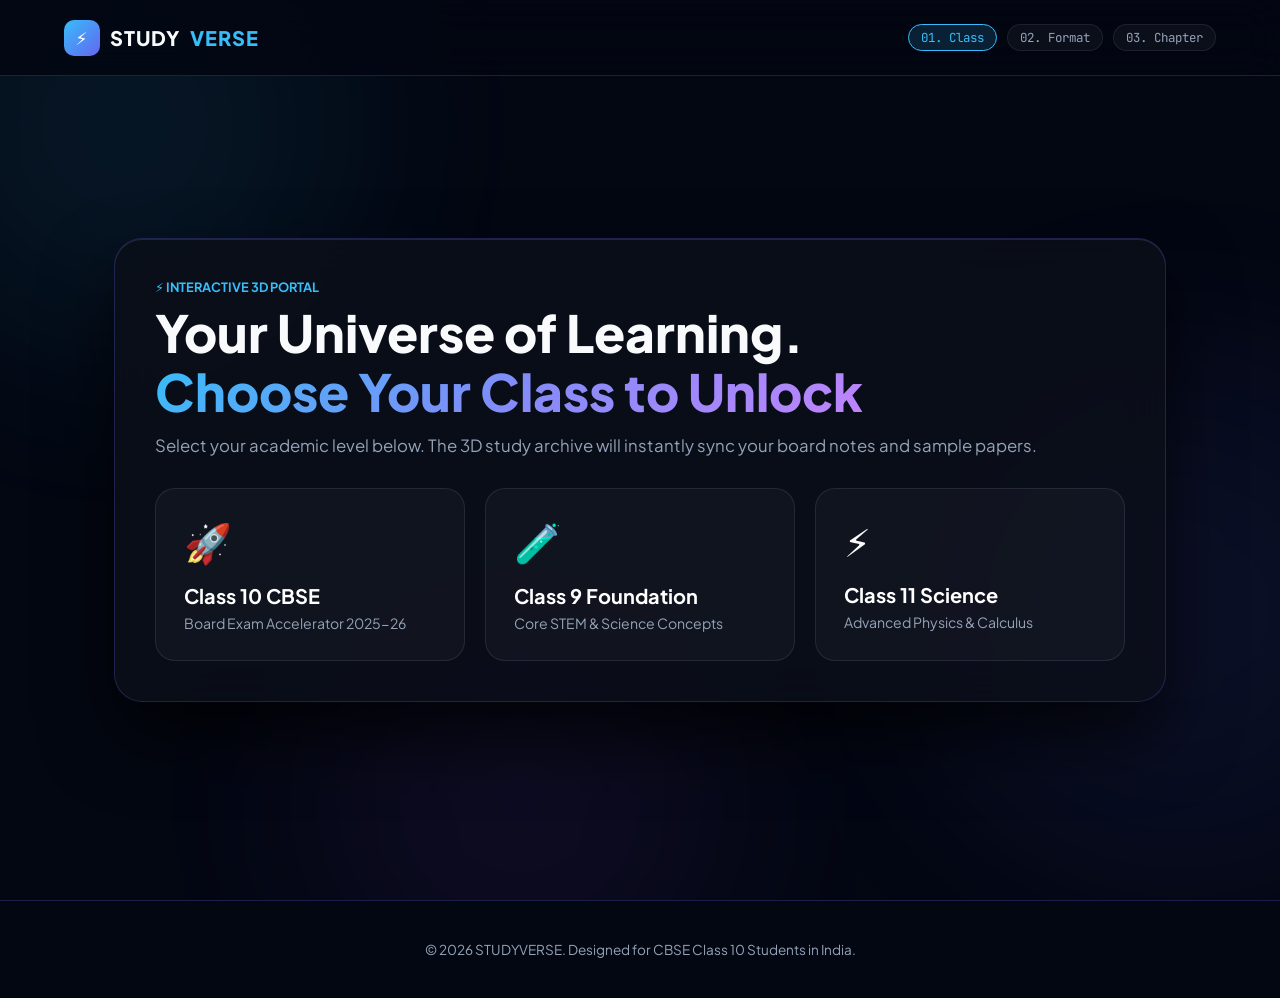
<file: portal.html>
<!DOCTYPE html>
<html lang="en">
<head>
  <meta charset="UTF-8">
  <meta name="viewport" content="width=device-width, initial-scale=1.0">
  <title>STUDYVERSE — 3D Interactive Portal</title>
  
  <link rel="preconnect" href="https://fonts.googleapis.com">
  <link rel="preconnect" href="https://fonts.gstatic.com" crossorigin>
  <link href="https://fonts.googleapis.com/css2?family=Plus+Jakarta+Sans:wght@400;500;600;700;800&family=JetBrains+Mono:wght@500;700&display=swap" rel="stylesheet">

  <style>
    :root {
      --bg-primary: #030712;
      --bg-secondary: #0b0f19;
      --text-primary: #f8fafc;
      --text-secondary: #94a3b8;
      --accent-cyan: #38bdf8;
      --accent-indigo: #6366f1;
      --accent-violet: #a855f7;
      --border-subtle: rgba(99, 102, 241, 0.25);
      --font-sans: 'Plus Jakarta Sans', system-ui, sans-serif;
      --font-mono: 'JetBrains Mono', monospace;
    }

    * { box-sizing: border-box; margin: 0; padding: 0; }

    html, body {
      background-color: #030712 !important;
      color: #f8fafc !important;
      font-family: var(--font-sans);
      overflow-x: hidden;
      min-height: 100vh;
    }

    a { text-decoration: none; color: inherit; }

    /* Pure CSS 3D Motion Orbs Background */
    .bg-motion-container {
      position: fixed;
      inset: 0;
      z-index: 0;
      pointer-events: none;
      overflow: hidden;
    }
    .motion-orb {
      position: absolute;
      border-radius: 50%;
      filter: blur(110px);
      opacity: 0.45;
      animation: floatOrb 12s ease-in-out infinite alternate;
    }
    .orb-1 { width: 450px; height: 450px; background: rgba(56, 189, 248, 0.2); top: -100px; left: -100px; }
    .orb-2 { width: 500px; height: 500px; background: rgba(99, 102, 241, 0.22); top: 40%; right: -150px; animation-delay: -4s; }
    .orb-3 { width: 400px; height: 400px; background: rgba(168, 85, 247, 0.18); bottom: -100px; left: 25%; animation-delay: -8s; }

    @keyframes floatOrb {
      0% { transform: translateY(0px) translateX(0px) scale(1); }
      50% { transform: translateY(40px) translateX(30px) scale(1.08); }
      100% { transform: translateY(-30px) translateX(-40px) scale(0.95); }
    }

    .site-wrapper {
      position: relative;
      z-index: 10;
    }

    /* Sticky Glass Navigation */
    .site-header {
      position: fixed;
      top: 0;
      left: 0;
      width: 100%;
      z-index: 100;
      background: rgba(3, 7, 18, 0.85);
      backdrop-filter: blur(20px);
      border-bottom: 1px solid var(--border-subtle);
    }
    .nav-container {
      max-width: 1200px;
      margin: 0 auto;
      height: 75px;
      display: flex;
      align-items: center;
      justify-content: space-between;
      padding: 0 24px;
    }
    .brand-logo {
      font-weight: 800;
      font-size: 1.25rem;
      letter-spacing: 0.05em;
      display: flex;
      align-items: center;
      gap: 10px;
      cursor: pointer;
    }
    .brand-icon {
      width: 36px;
      height: 36px;
      border-radius: 10px;
      background: linear-gradient(135deg, var(--accent-cyan), var(--accent-indigo));
      display: grid;
      place-items: center;
      color: #fff;
      font-size: 1.1rem;
    }
    .brand-logo span { color: var(--accent-cyan); }

    .nav-steps {
      display: flex;
      gap: 10px;
      font-family: var(--font-mono);
      font-size: 0.78rem;
    }
    .step-pill {
      padding: 4px 12px;
      border-radius: 99px;
      background: rgba(255,255,255,0.04);
      color: var(--text-secondary);
      border: 1px solid rgba(255,255,255,0.08);
    }
    .step-pill.active {
      background: rgba(56, 189, 248, 0.15);
      color: var(--accent-cyan);
      border-color: var(--accent-cyan);
    }

    /* Multi-Step Animated Pages Container */
    .main-container {
      max-width: 1100px;
      margin: 0 auto;
      min-height: 100vh;
      display: flex;
      align-items: center;
      padding: 120px 24px 80px;
    }

    .app-page {
      display: none;
      width: 100%;
      opacity: 0;
      transform: translateY(25px) scale(0.98);
      transition: all 0.4s cubic-bezier(0.16, 1, 0.3, 1);
    }
    .app-page.active {
      display: block;
      opacity: 1;
      transform: translateY(0) scale(1);
    }

    /* Glass Cards */
    .glass-card {
      background: rgba(11, 15, 25, 0.82);
      backdrop-filter: blur(24px);
      border: 1px solid var(--border-subtle);
      border-radius: 28px;
      padding: 40px;
      box-shadow: 0 35px 70px rgba(0,0,0,0.7), inset 0 1px 0 rgba(255,255,255,0.1);
    }

    .page-title {
      font-size: clamp(2rem, 4vw, 3.2rem);
      font-weight: 800;
      line-height: 1.15;
      margin-bottom: 14px;
    }
    .gradient-text {
      background: linear-gradient(135deg, #38bdf8, #818cf8, #c084fc);
      -webkit-background-clip: text;
      -webkit-text-fill-color: transparent;
    }
    .page-desc { color: var(--text-secondary); font-size: 1.05rem; margin-bottom: 32px; }

    /* Interactive Grids */
    .options-grid {
      display: grid;
      grid-template-columns: repeat(auto-fit, minmax(250px, 1fr));
      gap: 20px;
    }

    .choice-card {
      background: rgba(255, 255, 255, 0.03);
      border: 1px solid rgba(148, 163, 184, 0.15);
      border-radius: 20px;
      padding: 28px;
      cursor: pointer;
      transition: all 0.3s cubic-bezier(0.16, 1, 0.3, 1);
      position: relative;
      overflow: hidden;
    }
    .choice-card:hover {
      transform: translateY(-6px);
      border-color: var(--accent-cyan);
      background: rgba(56, 189, 248, 0.07);
      box-shadow: 0 15px 35px rgba(56, 189, 248, 0.2);
    }
    .choice-icon { font-size: 2.4rem; margin-bottom: 16px; display: block; }
    .choice-title { font-size: 1.25rem; font-weight: 700; margin-bottom: 6px; color: #fff; }
    .choice-sub { font-size: 0.88rem; color: var(--text-secondary); }

    /* 3D Animated Book Opening Effect */
    .book-opening-stage {
      perspective: 1200px;
      display: flex;
      justify-content: center;
      margin: 20px 0 30px;
    }
    .animated-book {
      width: 220px;
      height: 140px;
      background: linear-gradient(135deg, #6366f1, #a855f7);
      border-radius: 6px 16px 16px 6px;
      box-shadow: 0 20px 40px rgba(99,102,241,0.3);
      position: relative;
      transform-style: preserve-3d;
      transform: rotateX(10deg) rotateY(-20deg);
      animation: bookFloat 4s ease-in-out infinite alternate;
    }
    .animated-book::before {
      content: "";
      position: absolute;
      left: 0;
      top: 0;
      width: 16px;
      height: 100%;
      background: rgba(0,0,0,0.3);
      border-radius: 6px 0 0 6px;
    }
    @keyframes bookFloat {
      0% { transform: rotateX(10deg) rotateY(-25deg) translateY(0); }
      100% { transform: rotateX(5deg) rotateY(-15deg) translateY(-10px); }
    }

    /* Back Button */
    .back-btn {
      background: rgba(255,255,255,0.05);
      border: 1px solid rgba(255,255,255,0.15);
      color: #fff;
      padding: 8px 16px;
      border-radius: 10px;
      cursor: pointer;
      font-weight: 600;
      font-size: 0.85rem;
      display: inline-flex;
      align-items: center;
      gap: 6px;
      margin-bottom: 24px;
      transition: 0.2s;
    }
    .back-btn:hover { background: rgba(255,255,255,0.1); border-color: var(--accent-cyan); }

    /* Chapters List */
    .chapter-list {
      display: grid;
      gap: 12px;
      max-height: 400px;
      overflow-y: auto;
      padding-right: 6px;
    }
    .chapter-item {
      display: flex;
      align-items: center;
      justify-content: space-between;
      background: rgba(255,255,255,0.02);
      border: 1px solid rgba(255,255,255,0.08);
      padding: 18px 22px;
      border-radius: 16px;
      cursor: pointer;
      transition: 0.2s;
    }
    .chapter-item:hover {
      background: rgba(56, 189, 248, 0.08);
      border-color: rgba(56, 189, 248, 0.4);
      transform: translateX(4px);
    }
    .chapter-code { font-family: var(--font-mono); color: var(--accent-cyan); font-size: 0.8rem; font-weight: 700; }
    .chapter-name { font-weight: 700; font-size: 1.05rem; color: #fff; margin-top: 2px; }

    /* Footer */
    .site-footer {
      border-top: 1px solid var(--border-subtle);
      padding: 40px 24px;
      text-align: center;
      color: var(--text-secondary);
      font-size: 0.85rem;
      position: relative;
      z-index: 10;
    }
  </style>
</head>
<body>

  <!-- Background Motion Orbs -->
  <div class="bg-motion-container">
    <div class="motion-orb orb-1"></div>
    <div class="motion-orb orb-2"></div>
    <div class="motion-orb orb-3"></div>
  </div>

  <div class="site-wrapper">
    <!-- Header -->
    <header class="site-header">
      <div class="nav-container">
        <a href="index.html" class="brand-logo">
          <div class="brand-icon">⚡</div>
          STUDY<span>VERSE</span>
        </a>
        <div class="nav-steps">
          <div class="step-pill active" id="step-ind-1">01. Class</div>
          <div class="step-pill" id="step-ind-2">02. Format</div>
          <div class="step-pill" id="step-ind-3">03. Chapter</div>
        </div>
      </div>
    </header>

    <!-- Main Content Flow -->
    <main class="main-container">

      <!-- STEP 1: Select Class -->
      <section class="app-page active" id="page-1">
        <div class="glass-card">
          <div style="color:var(--accent-cyan); font-weight:700; font-size:0.8rem; margin-bottom:8px; text-transform:uppercase;">⚡ Interactive 3D Portal</div>
          <h1 class="page-title">
            Your Universe of Learning.<br>
            <span class="gradient-text">Choose Your Class to Unlock</span>
          </h1>
          <p class="page-desc">Select your academic level below. The 3D study archive will instantly sync your board notes and sample papers.</p>

          <div class="options-grid">
            <div class="choice-card" onclick="selectClass('Class 10 CBSE')">
              <span class="choice-icon">🚀</span>
              <div class="choice-title">Class 10 CBSE</div>
              <div class="choice-sub">Board Exam Accelerator 2025-26</div>
            </div>
            <div class="choice-card" onclick="selectClass('Class 9 Foundation')">
              <span class="choice-icon">🧪</span>
              <div class="choice-title">Class 9 Foundation</div>
              <div class="choice-sub">Core STEM & Science Concepts</div>
            </div>
            <div class="choice-card" onclick="selectClass('Class 11 STEM')">
              <span class="choice-icon">⚡</span>
              <div class="choice-title">Class 11 Science</div>
              <div class="choice-sub">Advanced Physics & Calculus</div>
            </div>
          </div>
        </div>
      </section>

      <!-- STEP 2: 3D Book Animation & Choose Material -->
      <section class="app-page" id="page-2">
        <div class="glass-card">
          <button class="back-btn" onclick="goToStep(1)">← Change Class</button>
          
          <div class="book-opening-stage">
            <div class="animated-book"></div>
          </div>

          <h1 class="page-title" style="text-align: center;">
            <span id="selected-class-name" class="gradient-text">Class 10 CBSE</span> Archive Open
          </h1>
          <p class="page-desc" style="text-align: center;">What would you like to load from the holographic vault?</p>

          <div class="options-grid">
            <div class="choice-card" onclick="selectMaterial('Visual Revision Notes')">
              <span class="choice-icon">📖</span>
              <div class="choice-title">Visual Revision Notes</div>
              <div class="choice-sub">Mind maps, ray diagrams & formula cheat-sheets</div>
            </div>
            <div class="choice-card" onclick="selectMaterial('Board Sample Papers')">
              <span class="choice-icon">📝</span>
              <div class="choice-title">Board Sample Papers</div>
              <div class="choice-sub">100+ solved questions with marking schemes</div>
            </div>
          </div>
        </div>
      </section>

      <!-- STEP 3: Select Subject & Chapter -->
      <section class="app-page" id="page-3">
        <div class="glass-card">
          <button class="back-btn" onclick="goToStep(2)">← Back to Options</button>
          <h1 class="page-title">Select Chapter</h1>
          <p class="page-desc" id="summary-tagline">Loading high-yield board chapters...</p>

          <div class="chapter-list" id="chapter-container"></div>
        </div>
      </section>

    </main>

    <!-- Footer -->
    <footer class="site-footer">
      <div>© 2026 STUDYVERSE. Designed for CBSE Class 10 Students in India.</div>
    </footer>
  </div>

  <script>
    let userSelection = { class: '', material: '' };

    function goToStep(stepNum) {
      document.querySelectorAll('.app-page').forEach(p => p.classList.remove('active'));
      document.querySelectorAll('.step-pill').forEach(s => s.classList.remove('active'));

      document.getElementById(`page-${stepNum}`).classList.add('active');
      document.getElementById(`step-ind-${stepNum}`).classList.add('active');
      window.scrollTo({ top: 0, behavior: 'smooth' });
    }

    function selectClass(className) {
      userSelection.class = className;
      document.getElementById('selected-class-name').textContent = className;
      goToStep(2);
    }

    function selectMaterial(materialName) {
      userSelection.material = materialName;
      document.getElementById('summary-tagline').textContent = `${userSelection.class} • ${userSelection.material} (Filtered & Ready)`;
      goToStep(3);
      loadChapters();
    }

    function loadChapters() {
      const container = document.getElementById('chapter-container');
      const chaptersList = [
        { code: "SCI-01", name: "Chapter 1: Light - Reflection & Refraction" },
        { code: "SCI-02", name: "Chapter 2: Human Eye & Colorful World" },
        { code: "SCI-03", name: "Chapter 3: Electricity & Magnetic Effects" },
        { code: "CHEM-01", name: "Chapter 4: Chemical Reactions & Equations" },
        { code: "CHEM-02", name: "Chapter 5: Acids, Bases and Salts" },
        { code: "MATH-01", name: "Chapter 6: Quadratic Equations & Polynomials" }
      ];

      container.innerHTML = chaptersList.map(ch => `
        <div class="chapter-item" onclick="alert('Launching ${ch.name} for ${userSelection.material}!')">
          <div>
            <span class="chapter-code">${ch.code}</span>
            <div class="chapter-name">${ch.name}</div>
          </div>
          <span style="color:var(--accent-cyan); font-weight:700;">Open →</span>
        </div>
      `).join('');
    }
  </script>
</body>
</html>
</file>
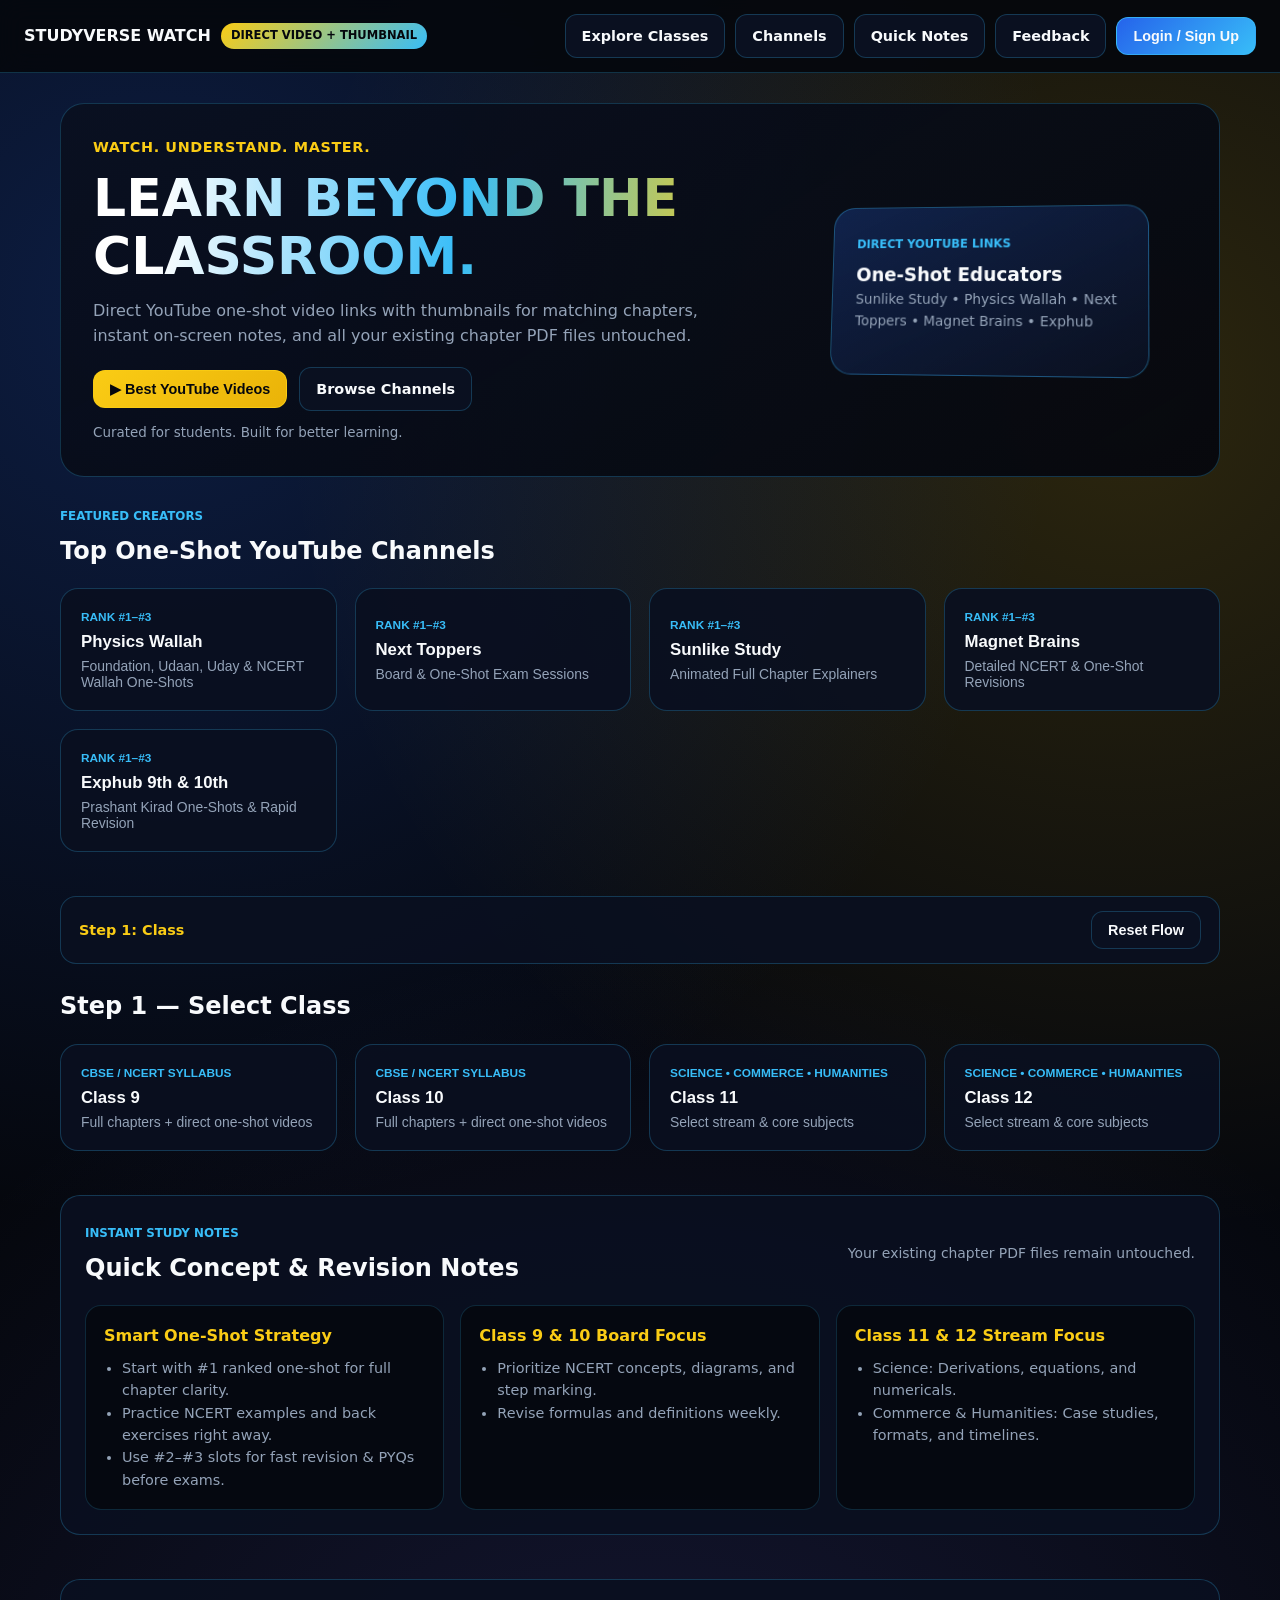
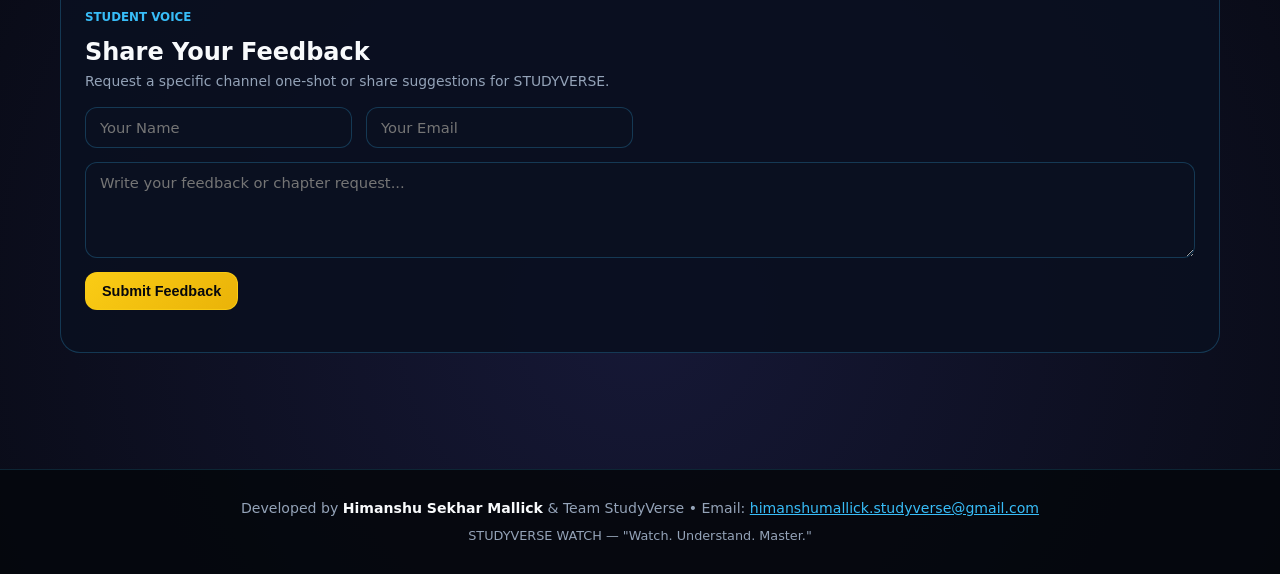
<file: watch.html>
<!DOCTYPE html>
<html lang="en">
<head>
  <meta charset="UTF-8" />
  <meta name="viewport" content="width=device-width, initial-scale=1.0" />
  <title>STUDYVERSE WATCH — Watch. Understand. Master.</title>
  <style>
    :root {
      --bg-black: #05070d;
      --bg-navy: #0a1020;
      --card: rgba(10, 16, 32, 0.92);
      --blue: #2563eb;
      --bright-blue: #38bdf8;
      --cyan: #22d3ee;
      --yellow: #facc15;
      --amber: #eab308;
      --indigo: #6366f1;
      --white: #f8fafc;
      --muted: #94a3b8;
      --border: rgba(56, 189, 248, 0.24);
      --spring: cubic-bezier(0.22, 1, 0.36, 1);
    }

    * {
      box-sizing: border-box;
      margin: 0;
      padding: 0;
    }

    html {
      scroll-behavior: smooth;
    }

    body {
      font-family: system-ui, -apple-system, BlinkMacSystemFont, "Segoe UI", Roboto, sans-serif;
      background:
        radial-gradient(circle at 12% 14%, rgba(37, 99, 235, 0.24), transparent 42%),
        radial-gradient(circle at 88% 18%, rgba(250, 204, 21, 0.16), transparent 40%),
        radial-gradient(circle at 50% 88%, rgba(99, 102, 241, 0.18), transparent 48%),
        var(--bg-black);
      color: var(--white);
      min-height: 100vh;
      line-height: 1.55;
      overflow-x: hidden;
    }

    .scroll-bar {
      position: fixed;
      top: 0;
      left: 0;
      height: 3px;
      width: 100%;
      transform-origin: left;
      transform: scaleX(0);
      background: linear-gradient(90deg, var(--bright-blue), var(--cyan), var(--yellow));
      z-index: 80;
      pointer-events: none;
    }

    .topbar {
      position: sticky;
      top: 0;
      z-index: 40;
      display: flex;
      justify-content: space-between;
      align-items: center;
      flex-wrap: wrap;
      gap: 12px;
      padding: 14px 24px;
      background: rgba(5, 7, 13, 0.9);
      backdrop-filter: blur(12px);
      border-bottom: 1px solid var(--border);
    }

    .brand {
      display: flex;
      align-items: center;
      gap: 10px;
      font-weight: 800;
    }

    .brand-tag {
      background: linear-gradient(135deg, var(--yellow), var(--bright-blue));
      color: var(--bg-black);
      font-size: 0.72rem;
      font-weight: 900;
      padding: 4px 10px;
      border-radius: 999px;
    }

    .nav-group {
      display: flex;
      gap: 10px;
      align-items: center;
      flex-wrap: wrap;
    }

    .btn {
      display: inline-flex;
      align-items: center;
      justify-content: center;
      gap: 8px;
      padding: 10px 16px;
      border-radius: 12px;
      border: 1px solid var(--border);
      background: var(--bg-navy);
      color: var(--white);
      font-weight: 600;
      font-size: 0.9rem;
      text-decoration: none;
      cursor: pointer;
      transition: transform 0.22s var(--spring), border-color 0.22s var(--spring), box-shadow 0.22s var(--spring);
    }

    .btn:hover {
      transform: translateY(-2px);
      border-color: var(--bright-blue);
      box-shadow: 0 10px 24px rgba(37, 99, 235, 0.26);
    }

    .btn-yellow {
      background: linear-gradient(135deg, var(--yellow), var(--amber));
      color: var(--bg-black);
      border-color: rgba(250, 204, 21, 0.9);
      font-weight: 800;
    }

    .btn-blue {
      background: linear-gradient(135deg, var(--blue), var(--bright-blue));
      color: var(--white);
      border-color: rgba(56, 189, 248, 0.75);
      font-weight: 700;
    }

    .container {
      max-width: 1200px;
      margin: 0 auto;
      padding: 30px 20px 72px;
    }

    .hero {
      display: grid;
      grid-template-columns: 1.25fr 0.75fr;
      gap: 28px;
      align-items: center;
      padding: 32px;
      border-radius: 24px;
      background: linear-gradient(150deg, rgba(10, 16, 32, 0.94), rgba(5, 7, 13, 0.92));
      border: 1px solid var(--border);
      margin-bottom: 26px;
    }

    .tagline {
      color: var(--yellow);
      font-weight: 800;
      font-size: 0.9rem;
      letter-spacing: 0.6px;
      text-transform: uppercase;
    }

    .hero h1 {
      font-size: clamp(2rem, 4.3vw, 3.25rem);
      line-height: 1.12;
      margin: 10px 0 14px;
      background: linear-gradient(95deg, #ffffff 10%, var(--bright-blue) 55%, var(--yellow) 100%);
      -webkit-background-clip: text;
      -webkit-text-fill-color: transparent;
    }

    .hero p {
      color: var(--muted);
      max-width: 610px;
      margin-bottom: 18px;
    }

    .hero-actions {
      display: flex;
      flex-wrap: wrap;
      gap: 12px;
      align-items: center;
    }

    .hero-note {
      display: block;
      margin-top: 12px;
      font-size: 0.84rem;
      color: var(--muted);
    }

    .stage-3d {
      perspective: 950px;
      display: grid;
      place-items: center;
      padding: 12px;
    }

    .card-3d {
      width: 100%;
      max-width: 320px;
      padding: 24px;
      border-radius: 22px;
      background: linear-gradient(155deg, rgba(37, 99, 235, 0.25), rgba(10, 16, 32, 0.95));
      border: 1px solid rgba(56, 189, 248, 0.36);
      transform: rotateY(var(--rx, -8deg)) rotateX(var(--ry, 6deg));
      transition: transform 0.25s var(--spring);
      animation: float3d 6s ease-in-out infinite;
    }

    @keyframes float3d {
      0%, 100% { translate: 0 0; }
      50% { translate: 0 -9px; }
    }

    .toolbar {
      display: flex;
      justify-content: space-between;
      align-items: center;
      flex-wrap: wrap;
      gap: 12px;
      padding: 14px 18px;
      border-radius: 16px;
      background: var(--card);
      border: 1px solid var(--border);
      margin-bottom: 24px;
    }

    .breadcrumb {
      font-size: 0.9rem;
      color: var(--muted);
    }

    .breadcrumb strong {
      color: var(--yellow);
    }

    .section-block {
      margin-bottom: 44px;
    }

    .section-head {
      display: flex;
      justify-content: space-between;
      align-items: center;
      flex-wrap: wrap;
      gap: 14px;
      margin-bottom: 18px;
    }

    .search-input {
      width: 100%;
      max-width: 320px;
      padding: 10px 14px;
      border-radius: 12px;
      border: 1px solid var(--border);
      background: var(--bg-navy);
      color: var(--white);
      font-size: 0.92rem;
    }

    .grid-cards {
      display: grid;
      grid-template-columns: repeat(auto-fit, minmax(235px, 1fr));
      gap: 18px;
    }

    .grid-videos {
      display: grid;
      grid-template-columns: repeat(auto-fit, minmax(295px, 1fr));
      gap: 20px;
    }

    .sv-card {
      background: var(--card);
      border: 1px solid var(--border);
      border-radius: 18px;
      padding: 20px;
      text-align: left;
      color: var(--white);
      cursor: pointer;
      opacity: 1;
      transform: translateY(0);
      transition: transform 0.24s var(--spring), border-color 0.24s var(--spring), box-shadow 0.24s var(--spring);
    }

    .sv-card:hover {
      transform: translateY(-4px);
      border-color: var(--yellow);
      box-shadow: 0 12px 26px rgba(37, 99, 235, 0.22);
    }

    .sv-card.selected-channel {
      border-color: var(--yellow);
      box-shadow: 0 0 0 1px rgba(250, 204, 21, 0.5);
    }

    .tag {
      display: inline-block;
      font-size: 0.74rem;
      font-weight: 800;
      color: var(--bright-blue);
      margin-bottom: 8px;
    }

    .channel-pill {
      display: inline-block;
      padding: 4px 10px;
      border-radius: 999px;
      background: rgba(56, 189, 248, 0.14);
      border: 1px solid rgba(56, 189, 248, 0.35);
      color: var(--cyan);
      font-size: 0.78rem;
      font-weight: 700;
      width: fit-content;
    }

    .card-title {
      font-size: 1.05rem;
      font-weight: 700;
      margin-bottom: 6px;
    }

    .card-desc {
      font-size: 0.87rem;
      color: var(--muted);
    }

    .video-card {
      display: flex;
      flex-direction: column;
      justify-content: space-between;
      background: var(--card);
      border: 1px solid var(--border);
      border-radius: 18px;
      overflow: hidden;
      opacity: 1;
      transform: translateY(0);
      transition: transform 0.24s var(--spring), border-color 0.24s var(--spring), box-shadow 0.24s var(--spring);
    }

    .video-card:hover {
      transform: translateY(-4px);
      border-color: var(--yellow);
      box-shadow: 0 14px 28px rgba(37, 99, 235, 0.24);
    }

    .thumb-wrap {
      position: relative;
      aspect-ratio: 16 / 9;
      background: #070b16;
      overflow: hidden;
    }

    .thumb-wrap img {
      width: 100%;
      height: 100%;
      object-fit: cover;
      display: block;
    }

    .rank-badge {
      position: absolute;
      top: 10px;
      left: 10px;
      padding: 4px 10px;
      border-radius: 999px;
      background: var(--yellow);
      color: var(--bg-black);
      font-size: 0.75rem;
      font-weight: 900;
      z-index: 2;
    }

    .video-body {
      padding: 16px;
      display: flex;
      flex-direction: column;
      gap: 10px;
      flex: 1;
    }

    .video-meta {
      font-size: 0.85rem;
      color: var(--muted);
    }

    .video-meta span {
      color: var(--cyan);
      font-weight: 600;
    }

    .empty-box {
      padding: 18px;
      border-radius: 14px;
      background: rgba(10, 16, 32, 0.85);
      border: 1px solid var(--border);
      color: var(--muted);
      font-size: 0.9rem;
    }

    .panel {
      background: var(--card);
      border: 1px solid var(--border);
      border-radius: 20px;
      padding: 24px;
    }

    .notes-grid {
      display: grid;
      grid-template-columns: repeat(auto-fit, minmax(260px, 1fr));
      gap: 16px;
      margin-top: 14px;
    }

    .note-box {
      padding: 18px;
      border-radius: 16px;
      background: rgba(5, 7, 13, 0.75);
      border: 1px solid rgba(56, 189, 248, 0.18);
    }

    .note-box h3 {
      color: var(--yellow);
      font-size: 1rem;
      margin-bottom: 8px;
    }

    .note-box ul {
      padding-left: 18px;
      color: var(--muted);
      font-size: 0.9rem;
    }

    .form-grid {
      display: grid;
      grid-template-columns: repeat(auto-fit, minmax(220px, 1fr));
      gap: 14px;
      margin-top: 14px;
    }

    .field {
      width: 100%;
      padding: 11px 14px;
      border-radius: 12px;
      border: 1px solid var(--border);
      background: var(--bg-navy);
      color: var(--white);
      font-size: 0.92rem;
      font-family: inherit;
    }

    .field:focus {
      outline: none;
      border-color: var(--yellow);
    }

    textarea.field {
      min-height: 96px;
      resize: vertical;
      grid-column: 1 / -1;
    }

    .feedback-list {
      margin-top: 18px;
      display: grid;
      gap: 12px;
    }

    .fb-item {
      padding: 14px 16px;
      border-radius: 14px;
      background: rgba(5, 7, 13, 0.72);
      border: 1px solid rgba(56, 189, 248, 0.16);
      font-size: 0.9rem;
    }

    .fb-meta {
      color: var(--bright-blue);
      font-size: 0.8rem;
      font-weight: 700;
      margin-bottom: 4px;
    }

    .modal-backdrop {
      position: fixed;
      inset: 0;
      background: rgba(2, 4, 9, 0.78);
      backdrop-filter: blur(6px);
      display: grid;
      place-items: center;
      padding: 16px;
      z-index: 90;
    }

    .modal-card {
      width: 100%;
      max-width: 420px;
      background: var(--bg-navy);
      border: 1px solid var(--border);
      border-radius: 20px;
      padding: 24px;
    }

    .modal-top {
      display: flex;
      justify-content: space-between;
      align-items: center;
      margin-bottom: 14px;
    }

    .status-msg {
      margin-top: 10px;
      font-size: 0.86rem;
      color: var(--yellow);
    }

    .hidden {
      display: none !important;
    }

    footer {
      text-align: center;
      padding: 28px 18px;
      color: var(--muted);
      font-size: 0.88rem;
      border-top: 1px solid rgba(56, 189, 248, 0.16);
      background: rgba(5, 7, 13, 0.9);
    }

    footer strong {
      color: var(--white);
    }

    @media (max-width: 900px) {
      .hero {
        grid-template-columns: 1fr;
        padding: 24px;
      }
    }
  </style>
</head>
<body>
  <div id="scrollBar" class="scroll-bar" aria-hidden="true"></div>

  <header class="topbar">
    <div class="brand">
      <span>STUDYVERSE WATCH</span>
      <span class="brand-tag">DIRECT VIDEO + THUMBNAIL</span>
    </div>
    <div class="nav-group">
      <a href="index.html" class="btn">Explore Classes</a>
      <a href="#channelsSection" class="btn">Channels</a>
      <a href="#quickNotesSection" class="btn">Quick Notes</a>
      <a href="#feedbackSection" class="btn">Feedback</a>
      <button id="authOpenBtn" class="btn btn-blue" type="button">Login / Sign Up</button>
      <button id="backBtn" class="btn hidden" type="button">← Back</button>
    </div>
  </header>

  <main class="container">
    <section class="hero">
      <div>
        <div class="tagline">Watch. Understand. Master.</div>
        <h1>LEARN BEYOND THE CLASSROOM.</h1>
        <p>
          Direct YouTube one-shot video links with thumbnails for matching chapters, instant on-screen notes, and all your existing chapter PDF files untouched.
        </p>
        <div class="hero-actions">
          <button id="watchNowBtn" class="btn btn-yellow" type="button">▶ Best YouTube Videos</button>
          <a href="#channelsSection" class="btn">Browse Channels</a>
        </div>
        <span id="userBanner" class="hero-note">Curated for students. Built for better learning.</span>
      </div>

      <div class="stage-3d" aria-hidden="true">
        <div id="card3d" class="card-3d">
          <span class="tag">DIRECT YOUTUBE LINKS</span>
          <h3>One-Shot Educators</h3>
          <p class="card-desc">Sunlike Study • Physics Wallah • Next Toppers • Magnet Brains • Exphub</p>
        </div>
      </div>
    </section>

    <section id="channelsSection" class="section-block">
      <div class="section-head">
        <div>
          <span class="tag">FEATURED CREATORS</span>
          <h2>Top One-Shot YouTube Channels</h2>
        </div>
        <button id="clearChannelBtn" class="btn hidden" type="button">Show All Channels</button>
      </div>
      <div id="channelGrid" class="grid-cards"></div>
    </section>

    <div class="toolbar">
      <div id="breadcrumb" class="breadcrumb">Step 1: <strong>Select Class</strong></div>
      <button id="resetBtn" class="btn" type="button">Reset Flow</button>
    </div>

    <section id="stepClass" class="section-block">
      <div class="section-head">
        <h2>Step 1 — Select Class</h2>
      </div>
      <div id="classGrid" class="grid-cards"></div>
    </section>

    <section id="stepStream" class="section-block hidden">
      <div class="section-head">
        <h2>Step 2 — Select Stream (Class 11 & 12)</h2>
      </div>
      <div id="streamGrid" class="grid-cards"></div>
    </section>

    <section id="stepSubject" class="section-block hidden">
      <div class="section-head">
        <h2>Step 3 — Select Core Subject</h2>
      </div>
      <div id="subjectGrid" class="grid-cards"></div>
    </section>

    <section id="stepChapter" class="section-block hidden">
      <div class="section-head">
        <h2>Step 4 — Select Chapter</h2>
        <input id="chapterSearch" class="search-input" type="search" placeholder="Search chapter..." />
      </div>
      <div id="chapterGrid" class="grid-cards"></div>
    </section>

    <section id="stepVideos" class="section-block hidden">
      <div class="section-head">
        <h2 id="videosTitle">Step 5 — Direct YouTube One-Shots</h2>
      </div>
      <div id="videoGrid" class="grid-videos"></div>
    </section>

    <section id="quickNotesSection" class="section-block">
      <div class="panel">
        <div class="section-head">
          <div>
            <span class="tag">INSTANT STUDY NOTES</span>
            <h2>Quick Concept & Revision Notes</h2>
          </div>
          <span class="card-desc">Your existing chapter PDF files remain untouched.</span>
        </div>
        <div class="notes-grid">
          <div class="note-box">
            <h3>Smart One-Shot Strategy</h3>
            <ul>
              <li>Start with #1 ranked one-shot for full chapter clarity.</li>
              <li>Practice NCERT examples and back exercises right away.</li>
              <li>Use #2–#3 slots for fast revision & PYQs before exams.</li>
            </ul>
          </div>
          <div class="note-box">
            <h3>Class 9 & 10 Board Focus</h3>
            <ul>
              <li>Prioritize NCERT concepts, diagrams, and step marking.</li>
              <li>Revise formulas and definitions weekly.</li>
            </ul>
          </div>
          <div class="note-box">
            <h3>Class 11 & 12 Stream Focus</h3>
            <ul>
              <li>Science: Derivations, equations, and numericals.</li>
              <li>Commerce & Humanities: Case studies, formats, and timelines.</li>
            </ul>
          </div>
        </div>
      </div>
    </section>

    <section id="feedbackSection" class="section-block">
      <div class="panel">
        <span class="tag">STUDENT VOICE</span>
        <h2>Share Your Feedback</h2>
        <p class="card-desc">Request a specific channel one-shot or share suggestions for STUDYVERSE.</p>

        <form id="feedbackForm" class="form-grid">
          <input id="fbName" class="field" type="text" placeholder="Your Name" required />
          <input id="fbEmail" class="field" type="email" placeholder="Your Email" required />
          <textarea id="fbMessage" class="field" placeholder="Write your feedback or chapter request..." required></textarea>
          <div>
            <button type="submit" class="btn btn-yellow">Submit Feedback</button>
          </div>
        </form>
        <div id="fbStatus" class="status-msg" role="status"></div>
        <div id="feedbackList" class="feedback-list"></div>
      </div>
    </section>
  </main>

  <footer>
    <div>
      Developed by <strong>Himanshu Sekhar Mallick</strong> & Team StudyVerse •
      Email: <a href="mailto:himanshumallick.studyverse@gmail.com" style="color: var(--bright-blue);">himanshumallick.studyverse@gmail.com</a>
    </div>
    <div style="margin-top: 6px; font-size: 0.8rem;">
      STUDYVERSE WATCH — "Watch. Understand. Master."
    </div>
  </footer>

  <div id="authModal" class="modal-backdrop hidden" role="dialog" aria-modal="true" aria-labelledby="authTitle">
    <div class="modal-card">
      <div class="modal-top">
        <h3 id="authTitle">Student Login / Sign Up</h3>
        <button id="authCloseBtn" class="btn" type="button">✕</button>
      </div>
      <form id="authForm" class="form-grid" style="margin-top: 6px;">
        <input id="authName" class="field" type="text" placeholder="Full Name" required />
        <input id="authEmail" class="field" type="email" placeholder="Email Address" required />
        <button type="submit" class="btn btn-yellow">Continue to STUDYVERSE</button>
      </form>
      <div id="authStatus" class="status-msg"></div>
    </div>
  </div>

  <script>
    const CHANNELS_LIST = [
      { name: "Physics Wallah", focus: "Foundation, Udaan, Uday & NCERT Wallah One-Shots", rankSlot: "#1–#3" },
      { name: "Next Toppers", focus: "Board & One-Shot Exam Sessions", rankSlot: "#1–#3" },
      { name: "Sunlike Study", focus: "Animated Full Chapter Explainers", rankSlot: "#1–#3" },
      { name: "Magnet Brains", focus: "Detailed NCERT & One-Shot Revisions", rankSlot: "#1–#3" },
      { name: "Exphub 9th & 10th", focus: "Prashant Kirad One-Shots & Rapid Revision", rankSlot: "#1–#3" }
    ];

    // Direct YouTube video IDs only (zero search links, zero cross-chapter mixing)
    const EXACT_CHAPTER_VIDEOS = {
      "Class 9|Science|Ch 1: Matter in Our Surroundings": [
        { rank: 1, title: "Matter in Our Surroundings ONE SHOT | Class 9 Science", channel: "Physics Wallah", id: "Ltr3IROAD0E" },
        { rank: 2, title: "Matter in Our Surroundings Class 9 One Shot Revision", channel: "Magnet Brains", id: "Wjfm25W4EV8" }
      ],
      "Class 9|Mathematics|Ch 2: Polynomials": [
        { rank: 1, title: "Polynomials - One Shot Revision | Class 9 Maths Ch 2", channel: "Magnet Brains", id: "-XawEiIVI44" }
      ],
      "Class 9|Social Science|History Ch 1: The French Revolution": [
        { rank: 1, title: "Class 9 History Chapter 1 – The French Revolution One Shot", channel: "Sunlike Study", id: "PJaUqX9KQW0" }
      ],
      "Class 9|Social Science|Geography Ch 1: India - Size and Location": [
        { rank: 1, title: "India : Size and Location Class 9 Full Chapter", channel: "Sunlike Study", id: "I_EMHGuo7YA" }
      ],
      "Class 10|Mathematics|Ch 1: Real Numbers": [
        { rank: 1, title: "Class 10th Real Numbers One Shot | Class 10 Maths Ch 1", channel: "Next Toppers", id: "7wYSGOJcK10" },
        { rank: 2, title: "REAL NUMBERS in 1 Shot: FULL CHAPTER (Theory + PYQs) | WARRIOR", channel: "Physics Wallah", id: "s7Y976auPwE" },
        { rank: 3, title: "REAL NUMBERS in 1 Shot || Class 10th Board Exams", channel: "Physics Wallah", id: "ahZ-rb4cOvE" }
      ],
      "Class 10|Mathematics|Ch 2: Polynomials": [
        { rank: 1, title: "WARRIOR: POLYNOMIALS in 1 Shot: FULL CHAPTER", channel: "Physics Wallah", id: "nvcaCkJ26Nw" },
        { rank: 2, title: "Polynomials | Full Chapter in ONE SHOT | Class 10th Maths", channel: "Physics Wallah", id: "dXr2bECuwCU" }
      ],
      "Class 10|Science|Ch 1: Chemical Reactions and Equations": [
        { rank: 1, title: "Chemical Reactions and Equations | CLASS 10 Science | Complete Chapter", channel: "Exphub 9th & 10th", id: "gQ-X9wV8TXQ" },
        { rank: 2, title: "CHEMICAL REACTIONS AND EQUATIONS in 1 Shot || Class 10th Board Exams", channel: "Physics Wallah", id: "_kIgLRwFSFQ" },
        { rank: 3, title: "Chemical Reactions and Equations | Aarambh 10th Science", channel: "Next Toppers", id: "ZoNhMe2uCQo" }
      ],
      "Class 10|Science|Ch 9: Light - Reflection and Refraction": [
        { rank: 1, title: "Light - Reflection & Refraction | CLASS 10 Science | Complete Chapter", channel: "Exphub 9th & 10th", id: "8Rwv2hvdZFo" },
        { rank: 2, title: "LIGHT – REFLECTION AND REFRACTION in 1 Shot: FULL CHAPTER", channel: "Physics Wallah", id: "GYIGR2iCnto" },
        { rank: 3, title: "Light - Reflection and Refraction in One Shot: Warrior", channel: "Physics Wallah", id: "hUcRUM5ZEUU" }
      ],
      "Class 10|Science|Biology: Life Processes & Control": [
        { rank: 1, title: "Class 10th Science - Complete Biology in One Shot", channel: "Next Toppers", id: "SJvDo7yd1e4" }
      ],
      "Class 10|Social Science|History Ch 1: The Rise of Nationalism in Europe": [
        { rank: 1, title: "The Rise of Nationalism in Europe Class 10 Full Chapter", channel: "Sunlike Study", id: "ksTPzTWUb6o" },
        { rank: 2, title: "The Rise of Nationalism in Europe One Shot: FULL CHAPTER", channel: "Physics Wallah", id: "aSudUzG3rKI" }
      ],
      "Class 10|Social Science|Geography Ch 4: Agriculture": [
        { rank: 1, title: "Agriculture Class 10 Geography Full Chapter One Shot", channel: "Sunlike Study", id: "VgJ-zRAdvaE" }
      ],
      "Class 10|Social Science|Civics Ch 4: Political Parties": [
        { rank: 1, title: "Political Parties Class 10 Full Chapter (Animation)", channel: "Sunlike Study", id: "YYKmkrWPSi8" }
      ],
      "Class 11|Science|Physics|Ch 1: Units and Measurements": [
        { rank: 1, title: "Units & Measurements in ONE SHOT | Class 11 Physics Chapter 1", channel: "Physics Wallah", id: "bin4OCO-LSc" },
        { rank: 2, title: "UNITS & MEASUREMENTS in One Shot | All Concepts & PYQs Covered", channel: "Physics Wallah", id: "wuI3MWvr0dY" },
        { rank: 3, title: "Units And Measurements Class 11 | Complete Chapter in 5 min", channel: "Physics Wallah", id: "0C2WlfYp5_I" }
      ],
      "Class 11|Science|Chemistry|Ch 1: Some Basic Concepts of Chemistry": [
        { rank: 1, title: "Mole Concept in ONE SHOT | Basic to Advanced | Class 11", channel: "Physics Wallah", id: "tMHrpmJH5I8" }
      ],
      "Class 12|Science|Physics|Ch 1: Electric Charges and Fields": [
        { rank: 1, title: "Electric Charges and Fields Class 12 One Shot | NCERT + Derivations + PYQs", channel: "Physics Wallah", id: "vvOxKA9dups" },
        { rank: 2, title: "Electric Charges And Fields One Shot | Physics | Class 12th Boards", channel: "Physics Wallah", id: "hgk8CxXZvjo" },
        { rank: 3, title: "ELECTRIC CHARGES AND FIELDS in One Shot - All Concepts & PYQs", channel: "Physics Wallah", id: "iXHC9Qjl924" }
      ],
      "Class 12|Science|Chemistry|Ch 1: Solutions": [
        { rank: 1, title: "Solutions Chemistry Class 12 One Shot | VIJETA 2026 By Sunil Sir", channel: "Physics Wallah", id: "3VVSOY_iQX8" },
        { rank: 2, title: "SOLUTIONS in 1 Shot: All Concepts & PYQs Covered | Class 12", channel: "Physics Wallah", id: "f6ENSghG7T4" },
        { rank: 3, title: "SOLUTIONS in ONE SHOT || Full Chapter || Class 12 BOARDS", channel: "Physics Wallah", id: "U_dJxj895Jw" }
      ],
      "Class 12|Commerce|Economics|Macro Ch 2: National Income Accounting": [
        { rank: 1, title: "National Income Accounting | Class 12 Economics Crash Course Ch 2", channel: "Magnet Brains", id: "kc7d4zBYKeM" }
      ],
      "Class 12|Humanities / Arts|History|Theme 1: Bricks, Beads and Bones": [
        { rank: 1, title: "Class 12 History Ch 1 - The Harappan Civilisation (Theme 1)", channel: "Magnet Brains", id: "23B5oyUy9no" }
      ]
    };

    function buildChapters(list, scopePrefix) {
      return list.map((chapter) => {
        const key = `${scopePrefix}|${chapter}`;
        const videos = (EXACT_CHAPTER_VIDEOS[key] || []).slice(0, 3);
        return { chapter, videos };
      });
    }

    const SYLLABUS = {
      "Class 9": {
        subjects: {
          "Mathematics": buildChapters([
            "Ch 1: Number Systems", "Ch 2: Polynomials", "Ch 3: Coordinate Geometry",
            "Ch 4: Linear Equations in Two Variables", "Ch 5: Introduction to Euclid's Geometry",
            "Ch 6: Lines and Angles", "Ch 7: Triangles", "Ch 8: Quadrilaterals",
            "Ch 9: Circles", "Ch 10: Heron's Formula", "Ch 11: Surface Areas and Volumes", "Ch 12: Statistics"
          ], "Class 9|Mathematics"),
          "Science": buildChapters([
            "Ch 1: Matter in Our Surroundings", "Ch 2: Is Matter Around Us Pure?",
            "Ch 3: Atoms and Molecules", "Ch 4: Structure of the Atom",
            "Ch 5: The Fundamental Unit of Life", "Ch 6: Tissues", "Ch 7: Motion",
            "Ch 8: Force and Laws of Motion", "Ch 9: Gravitation", "Ch 10: Work and Energy",
            "Ch 11: Sound", "Ch 12: Improvement in Food Resources"
          ], "Class 9|Science"),
          "Social Science": buildChapters([
            "History Ch 1: The French Revolution", "History Ch 2: Socialism in Europe and the Russian Revolution",
            "History Ch 3: Nazism and the Rise of Hitler", "Geography Ch 1: India - Size and Location",
            "Geography Ch 2: Physical Features of India", "Geography Ch 3: Drainage", "Geography Ch 4: Climate",
            "Civics Ch 1: What is Democracy? Why Democracy?", "Civics Ch 2: Constitutional Design",
            "Civics Ch 3: Electoral Politics", "Economics Ch 1: The Story of Village Palampur",
            "Economics Ch 2: People as Resource", "Economics Ch 3: Poverty as a Challenge", "Economics Ch 4: Food Security in India"
          ], "Class 9|Social Science")
        }
      },
      "Class 10": {
        subjects: {
          "Mathematics": buildChapters([
            "Ch 1: Real Numbers", "Ch 2: Polynomials", "Ch 3: Pair of Linear Equations in Two Variables",
            "Ch 4: Quadratic Equations", "Ch 5: Arithmetic Progressions", "Ch 6: Triangles",
            "Ch 7: Coordinate Geometry", "Ch 8: Introduction to Trigonometry",
            "Ch 9: Some Applications of Trigonometry", "Ch 10: Circles", "Ch 11: Areas Related to Circles",
            "Ch 12: Surface Areas and Volumes", "Ch 13: Statistics", "Ch 14: Probability"
          ], "Class 10|Mathematics"),
          "Science": buildChapters([
            "Ch 1: Chemical Reactions and Equations", "Ch 2: Acids, Bases and Salts",
            "Ch 3: Metals and Non-metals", "Ch 4: Carbon and Its Compounds",
            "Ch 5: Life Processes", "Ch 6: Control and Coordination", "Ch 7: How Do Organisms Reproduce?",
            "Ch 8: Heredity", "Ch 9: Light - Reflection and Refraction",
            "Ch 10: The Human Eye and the Colourful World", "Ch 11: Electricity",
            "Ch 12: Magnetic Effects of Electric Current", "Ch 13: Our Environment",
            "Biology: Life Processes & Control"
          ], "Class 10|Science"),
          "Social Science": buildChapters([
            "History Ch 1: The Rise of Nationalism in Europe", "History Ch 2: Nationalism in India",
            "History Ch 3: The Making of a Global World", "History Ch 4: The Age of Industrialisation",
            "History Ch 5: Print Culture and the Modern World", "Geography Ch 1: Resources and Development",
            "Geography Ch 2: Forest and Wildlife Resources", "Geography Ch 3: Water Resources",
            "Geography Ch 4: Agriculture", "Geography Ch 5: Minerals and Energy Resources",
            "Geography Ch 6: Manufacturing Industries", "Geography Ch 7: Lifelines of National Economy",
            "Civics Ch 1: Power Sharing", "Civics Ch 2: Federalism", "Civics Ch 3: Gender, Religion and Caste",
            "Civics Ch 4: Political Parties", "Civics Ch 5: Outcomes of Democracy",
            "Economics Ch 1: Development", "Economics Ch 2: Sectors of the Indian Economy",
            "Economics Ch 3: Money and Credit", "Economics Ch 4: Globalisation and the Indian Economy"
          ], "Class 10|Social Science")
        }
      },
      "Class 11": {
        streams: {
          "Science": {
            "Physics": buildChapters([
              "Ch 1: Units and Measurements", "Ch 2: Motion in a Straight Line", "Ch 3: Motion in a Plane",
              "Ch 4: Laws of Motion", "Ch 5: Work, Energy and Power", "Ch 6: System of Particles and Rotational Motion",
              "Ch 7: Gravitation", "Ch 8: Mechanical Properties of Solids", "Ch 9: Mechanical Properties of Fluids",
              "Ch 10: Thermal Properties of Matter", "Ch 11: Thermodynamics", "Ch 12: Kinetic Theory",
              "Ch 13: Oscillations", "Ch 14: Waves"
            ], "Class 11|Science|Physics"),
            "Chemistry": buildChapters([
              "Ch 1: Some Basic Concepts of Chemistry", "Ch 2: Structure of Atom",
              "Ch 3: Classification of Elements and Periodicity in Properties",
              "Ch 4: Chemical Bonding and Molecular Structure", "Ch 5: Thermodynamics",
              "Ch 6: Equilibrium", "Ch 7: Redox Reactions",
              "Ch 8: Organic Chemistry - Some Basic Principles and Techniques", "Ch 9: Hydrocarbons"
            ], "Class 11|Science|Chemistry"),
            "Mathematics": buildChapters([
              "Ch 1: Sets", "Ch 2: Relations and Functions", "Ch 3: Trigonometric Functions",
              "Ch 4: Complex Numbers and Quadratic Equations", "Ch 5: Linear Inequalities",
              "Ch 6: Permutations and Combinations", "Ch 7: Binomial Theorem", "Ch 8: Sequences and Series",
              "Ch 9: Straight Lines", "Ch 10: Conic Sections", "Ch 11: Three Dimensional Geometry",
              "Ch 12: Limits and Derivatives", "Ch 13: Statistics", "Ch 14: Probability"
            ], "Class 11|Science|Mathematics")
          },
          "Commerce": {
            "Accountancy": buildChapters([
              "Ch 1: Introduction to Accounting", "Ch 2: Basic Accounting Terms",
              "Ch 3: Theory Base of Accounting", "Ch 4: Accounting Equation",
              "Ch 5: Rules of Debit and Credit", "Ch 6: Journal", "Ch 7: Ledger",
              "Ch 8: Trial Balance", "Ch 9: Financial Statements"
            ], "Class 11|Commerce|Accountancy"),
            "Business Studies": buildChapters([
              "Ch 1: Nature and Purpose of Business", "Ch 2: Forms of Business Organisations",
              "Ch 3: Private, Public and Global Enterprises", "Ch 4: Business Services",
              "Ch 5: Emerging Modes of Business", "Ch 6: Social Responsibilities of Business",
              "Ch 7: Sources of Business Finance", "Ch 8: Small Business",
              "Ch 9: Internal Trade", "Ch 10: International Business"
            ], "Class 11|Commerce|Business Studies"),
            "Economics": buildChapters([
              "Stats Ch 1: Introduction", "Stats Ch 2: Collection & Organisation of Data",
              "Stats Ch 3: Measures of Central Tendency", "Stats Ch 4: Correlation & Index Numbers",
              "Indian Eco Ch 1: Indian Economy on the Eve of Independence",
              "Indian Eco Ch 2: Indian Economy (1950-1990)", "Indian Eco Ch 3: Liberalisation, Privatisation & Globalisation",
              "Indian Eco Ch 4: Human Capital Formation", "Indian Eco Ch 5: Rural Development",
              "Indian Eco Ch 6: Employment & Sustainable Development"
            ], "Class 11|Commerce|Economics")
          },
          "Humanities / Arts": {
            "History": buildChapters([
              "Theme 1: Writing and City Life", "Theme 2: An Empire Across Three Continents",
              "Theme 3: Nomadic Empires", "Theme 4: The Three Orders",
              "Theme 5: Changing Cultural Traditions", "Theme 6: Displacing Indigenous Peoples",
              "Theme 7: Paths to Modernisation"
            ], "Class 11|Humanities / Arts|History"),
            "Political Science": buildChapters([
              "Ch 1: Constitution: Why and How?", "Ch 2: Rights in the Indian Constitution",
              "Ch 3: Election and Representation", "Ch 4: Executive & Legislature",
              "Ch 5: Judiciary", "Ch 6: Federalism & Local Governments",
              "Ch 7: Political Theory", "Ch 8: Freedom, Equality & Social Justice"
            ], "Class 11|Humanities / Arts|Political Science"),
            "Geography": buildChapters([
              "Ch 1: Geography as a Discipline", "Ch 2: Origin and Evolution of the Earth",
              "Ch 3: Interior of the Earth", "Ch 4: Distribution of Oceans and Continents",
              "Ch 5: Geomorphic Processes & Landforms", "Ch 6: Atmosphere & Weather Systems",
              "Ch 7: Water in the Oceans", "Ch 8: Biodiversity and Conservation"
            ], "Class 11|Humanities / Arts|Geography")
          }
        }
      },
      "Class 12": {
        streams: {
          "Science": {
            "Physics": buildChapters([
              "Ch 1: Electric Charges and Fields", "Ch 2: Electrostatic Potential and Capacitance",
              "Ch 3: Current Electricity", "Ch 4: Moving Charges and Magnetism",
              "Ch 5: Magnetism and Matter", "Ch 6: Electromagnetic Induction",
              "Ch 7: Alternating Current", "Ch 8: Electromagnetic Waves",
              "Ch 9: Ray Optics and Optical Instruments", "Ch 10: Wave Optics",
              "Ch 11: Dual Nature of Radiation and Matter", "Ch 12: Atoms & Nuclei",
              "Ch 13: Semiconductor Electronics"
            ], "Class 12|Science|Physics"),
            "Chemistry": buildChapters([
              "Ch 1: Solutions", "Ch 2: Electrochemistry", "Ch 3: Chemical Kinetics",
              "Ch 4: The d and f Block Elements", "Ch 5: Coordination Compounds",
              "Ch 6: Haloalkanes and Haloarenes", "Ch 7: Alcohols, Phenols and Ethers",
              "Ch 8: Aldehydes, Ketones and Carboxylic Acids", "Ch 9: Amines", "Ch 10: Biomolecules"
            ], "Class 12|Science|Chemistry"),
            "Mathematics": buildChapters([
              "Ch 1: Relations and Functions", "Ch 2: Inverse Trigonometric Functions",
              "Ch 3: Matrices", "Ch 4: Determinants", "Ch 5: Continuity and Differentiability",
              "Ch 6: Application of Derivatives", "Ch 7: Integrals", "Ch 8: Application of Integrals",
              "Ch 9: Differential Equations", "Ch 10: Vector Algebra",
              "Ch 11: Three Dimensional Geometry", "Ch 12: Linear Programming", "Ch 13: Probability"
            ], "Class 12|Science|Mathematics")
          },
          "Commerce": {
            "Accountancy": buildChapters([
              "Ch 1: Partnership Fundamentals", "Ch 2: Goodwill & Change in Profit Sharing Ratio",
              "Ch 3: Admission of a Partner", "Ch 4: Retirement / Death of a Partner",
              "Ch 5: Dissolution of a Partnership Firm", "Ch 6: Accounting for Share Capital",
              "Ch 7: Issue and Redemption of Debentures", "Ch 8: Financial Statements of a Company",
              "Ch 9: Accounting Ratios", "Ch 10: Cash Flow Statement"
            ], "Class 12|Commerce|Accountancy"),
            "Business Studies": buildChapters([
              "Ch 1: Nature and Significance of Management", "Ch 2: Principles of Management",
              "Ch 3: Business Environment", "Ch 4: Planning & Organising",
              "Ch 5: Staffing, Directing & Controlling", "Ch 6: Financial Management",
              "Ch 7: Financial Markets", "Ch 8: Marketing", "Ch 9: Consumer Protection"
            ], "Class 12|Commerce|Business Studies"),
            "Economics": buildChapters([
              "Macro Ch 1: Introduction to Macroeconomics", "Macro Ch 2: National Income Accounting",
              "Macro Ch 3: Money and Banking", "Macro Ch 4: Determination of Income and Employment",
              "Macro Ch 5: Government Budget & Open Economy",
              "Indian Eco Ch 1: Indian Economy on the Eve of Independence",
              "Indian Eco Ch 2: Indian Economy (1950-1990) & LPG Reforms",
              "Indian Eco Ch 3: Human Capital, Rural Development & Employment",
              "Indian Eco Ch 4: Environment & India-Neighbours Comparison"
            ], "Class 12|Commerce|Economics")
          },
          "Humanities / Arts": {
            "History": buildChapters([
              "Theme 1: Bricks, Beads and Bones", "Theme 2: Kings, Farmers and Towns",
              "Theme 3: Kinship, Caste and Class", "Theme 4: Thinkers, Beliefs and Buildings",
              "Theme 5: Through the Eyes of Travellers & Bhakti-Sufi",
              "Theme 6: An Imperial Capital: Vijayanagara", "Theme 7: Peasants, Zamindars and the State",
              "Theme 8: Colonialism, Rebels and the Raj", "Theme 9: Mahatma Gandhi & Nationalist Movement",
              "Theme 10: Framing the Constitution"
            ], "Class 12|Humanities / Arts|History"),
            "Political Science": buildChapters([
              "Ch 1: The End of Bipolarity", "Ch 2: Contemporary Centres of Power",
              "Ch 3: Contemporary South Asia", "Ch 4: International Organisations & Security",
              "Ch 5: Environment & Globalisation", "Ch 6: Challenges of Nation Building",
              "Ch 7: Era of One-Party Dominance & Planned Development",
              "Ch 8: India's External Relations & Congress System",
              "Ch 9: Democratic Order, Regional Aspirations & Recent Developments"
            ], "Class 12|Humanities / Arts|Political Science"),
            "Geography": buildChapters([
              "Book 1: Human Geography, Population, Development & Activities",
              "Book 1: Transport, Communication & International Trade",
              "Book 2: Population & Human Settlements in India",
              "Book 2: Land Resources, Agriculture & Water Resources",
              "Book 2: Mineral, Energy Resources & Planning in India",
              "Book 2: Transport, Trade & Geographical Issues"
            ], "Class 12|Humanities / Arts|Geography")
          }
        }
      }
    };

    const state = { cls: null, stream: null, subject: null, chapterObj: null, activeChannel: null };

    const channelGrid = document.getElementById("channelGrid");
    const clearChannelBtn = document.getElementById("clearChannelBtn");
    const stepClass = document.getElementById("stepClass");
    const stepStream = document.getElementById("stepStream");
    const stepSubject = document.getElementById("stepSubject");
    const stepChapter = document.getElementById("stepChapter");
    const stepVideos = document.getElementById("stepVideos");

    const classGrid = document.getElementById("classGrid");
    const streamGrid = document.getElementById("streamGrid");
    const subjectGrid = document.getElementById("subjectGrid");
    const chapterGrid = document.getElementById("chapterGrid");
    const videoGrid = document.getElementById("videoGrid");
    const videosTitle = document.getElementById("videosTitle");
    const breadcrumb = document.getElementById("breadcrumb");
    const backBtn = document.getElementById("backBtn");
    const resetBtn = document.getElementById("resetBtn");
    const watchNowBtn = document.getElementById("watchNowBtn");
    const chapterSearch = document.getElementById("chapterSearch");
    const scrollBar = document.getElementById("scrollBar");
    const card3d = document.getElementById("card3d");

    function renderChannels() {
      channelGrid.innerHTML = "";
      CHANNELS_LIST.forEach((ch) => {
        const isSelected = state.activeChannel === ch.name;
        const btn = document.createElement("button");
        btn.type = "button";
        btn.className = `sv-card ${isSelected ? "selected-channel" : ""}`;
        btn.innerHTML = `
          <span class="tag">RANK ${ch.rankSlot}</span>
          <div class="card-title">${ch.name}</div>
          <div class="card-desc">${ch.focus}</div>
        `;
        btn.addEventListener("click", () => {
          state.activeChannel = isSelected ? null : ch.name;
          clearChannelBtn.classList.toggle("hidden", !state.activeChannel);
          renderChannels();
          if (!stepVideos.classList.contains("hidden")) {
            renderVideos();
          }
        });
        channelGrid.appendChild(btn);
      });
    }

    clearChannelBtn.addEventListener("click", () => {
      state.activeChannel = null;
      clearChannelBtn.classList.add("hidden");
      renderChannels();
      if (!stepVideos.classList.contains("hidden")) {
        renderVideos();
      }
    });

    function updateNav() {
      const parts = ["Step 1: Class"];
      if (state.cls) parts.push(state.cls);
      if (state.stream) parts.push(state.stream);
      if (state.subject) parts.push(state.subject);
      if (state.chapterObj) parts.push(state.chapterObj.chapter);
      if (state.activeChannel) parts.push(`Channel: ${state.activeChannel}`);
      breadcrumb.innerHTML = parts.map((p, idx) =>
        idx === parts.length - 1 ? `<strong>${p}</strong>` : p
      ).join(" → ");
      backBtn.classList.toggle("hidden", !state.cls);
    }

    function showStep(sec) {
      [stepClass, stepStream, stepSubject, stepChapter, stepVideos].forEach(s => s.classList.add("hidden"));
      sec.classList.remove("hidden");
      updateNav();
    }

    function getSubjectsMap() {
      const clsData = SYLLABUS[state.cls];
      if (!clsData) return {};
      if (clsData.streams) return clsData.streams[state.stream] || {};
      return clsData.subjects || {};
    }

    function renderClasses() {
      classGrid.innerHTML = "";
      Object.keys(SYLLABUS).forEach((cls) => {
        const hasStreams = Boolean(SYLLABUS[cls].streams);
        const btn = document.createElement("button");
        btn.type = "button";
        btn.className = "sv-card";
        btn.innerHTML = `
          <span class="tag">${hasStreams ? "SCIENCE • COMMERCE • HUMANITIES" : "CBSE / NCERT SYLLABUS"}</span>
          <div class="card-title">${cls}</div>
          <div class="card-desc">${hasStreams ? "Select stream & core subjects" : "Full chapters + direct one-shot videos"}</div>
        `;
        btn.addEventListener("click", () => {
          state.cls = cls;
          state.stream = null;
          state.subject = null;
          state.chapterObj = null;
          if (SYLLABUS[cls].streams) {
            renderStreams();
            showStep(stepStream);
          } else {
            renderSubjects();
            showStep(stepSubject);
          }
        });
        classGrid.appendChild(btn);
      });
    }

    function renderStreams() {
      streamGrid.innerHTML = "";
      const streams = Object.keys(SYLLABUS[state.cls].streams || {});
      streams.forEach((st) => {
        const subCount = Object.keys(SYLLABUS[state.cls].streams[st]).length;
        const btn = document.createElement("button");
        btn.type = "button";
        btn.className = "sv-card";
        btn.innerHTML = `
          <span class="tag">${state.cls} STREAM</span>
          <div class="card-title">${st}</div>
          <div class="card-desc">${subCount} main subjects with full chapters</div>
        `;
        btn.addEventListener("click", () => {
          state.stream = st;
          state.subject = null;
          state.chapterObj = null;
          renderSubjects();
          showStep(stepSubject);
        });
        streamGrid.appendChild(btn);
      });
    }

    function renderSubjects() {
      subjectGrid.innerHTML = "";
      const subMap = getSubjectsMap();
      Object.keys(subMap).forEach((subj) => {
        const chCount = subMap[subj].length;
        const btn = document.createElement("button");
        btn.type = "button";
        btn.className = "sv-card";
        btn.innerHTML = `
          <span class="tag">${state.stream ? state.stream : state.cls}</span>
          <div class="card-title">${subj}</div>
          <div class="card-desc">${chCount} chapters available</div>
        `;
        btn.addEventListener("click", () => {
          state.subject = subj;
          state.chapterObj = null;
          chapterSearch.value = "";
          renderChapters();
          showStep(stepChapter);
        });
        subjectGrid.appendChild(btn);
      });
    }

    function renderChapters(filter = "") {
      chapterGrid.innerHTML = "";
      const list = getSubjectsMap()[state.subject] || [];
      const filtered = list.filter(c => c.chapter.toLowerCase().includes(filter.trim().toLowerCase()));
      if (!filtered.length) {
        chapterGrid.innerHTML = `<div class="card-desc">No matching chapter found.</div>`;
        return;
      }
      filtered.forEach((chObj) => {
        const count = (chObj.videos || []).length;
        const btn = document.createElement("button");
        btn.type = "button";
        btn.className = "sv-card";
        btn.innerHTML = `
          <span class="tag">${count > 0 ? `${count} DIRECT VIDEO${count > 1 ? "S" : ""}` : "DIRECT VIDEO"}</span>
          <div class="card-title">${chObj.chapter}</div>
          <div class="card-desc">Open exact YouTube video & thumbnail</div>
        `;
        btn.addEventListener("click", () => {
          state.chapterObj = chObj;
          renderVideos();
          showStep(stepVideos);
        });
        chapterGrid.appendChild(btn);
      });
    }

    function renderVideos() {
      videoGrid.innerHTML = "";
      const chObj = state.chapterObj;
      videosTitle.textContent = `Direct One-Shot Videos — ${chObj.chapter}`;

      const list = (chObj.videos || []).filter((vid) => {
        if (!state.activeChannel) return true;
        return vid.channel.toLowerCase().includes(state.activeChannel.toLowerCase());
      });

      if (!list.length) {
        videoGrid.innerHTML = `<div class="empty-box">No direct video from "${state.activeChannel}" is listed for this chapter yet. Click "Show All Channels" above.</div>`;
        return;
      }

      list.forEach((vid, idx) => {
        const card = document.createElement("article");
        card.className = "video-card";
        const thumb = `https://img.youtube.com/vi/${vid.id}/hqdefault.jpg`;
        const url = `https://www.youtube.com/watch?v=${vid.id}`;

        card.innerHTML = `
          <div class="thumb-wrap">
            <img src="${thumb}" alt="${vid.title}" />
            <span class="rank-badge">#${idx + 1} DIRECT</span>
          </div>
          <div class="video-body">
            <span class="channel-pill">Channel: ${vid.channel}</span>
            <h3 class="card-title">${vid.title}</h3>
            <div class="video-meta"><span>${vid.channel}</span> • One Shot</div>
            <a class="btn btn-yellow" href="${url}" target="_blank" rel="noopener noreferrer">▶ Watch on YouTube</a>
          </div>
        `;

        const img = card.querySelector("img");
        if (img) {
          img.addEventListener("error", () => {
            if (img.dataset.sdTried) return;
            img.dataset.sdTried = "1";
            img.src = `https://i.ytimg.com/vi/${vid.id}/0.jpg`;
          });
        }

        videoGrid.appendChild(card);
      });
    }

    const authModal = document.getElementById("authModal");
    const authOpenBtn = document.getElementById("authOpenBtn");
    const authCloseBtn = document.getElementById("authCloseBtn");
    const authForm = document.getElementById("authForm");
    const authStatus = document.getElementById("authStatus");
    const userBanner = document.getElementById("userBanner");

    function syncUserUI() {
      const saved = localStorage.getItem("sv_student_user");
      if (saved) {
        const user = JSON.parse(saved);
        authOpenBtn.textContent = user.name;
        userBanner.textContent = `Signed in as ${user.name} (${user.email}) • Curated for students. Built for better learning.`;
      }
    }

    authOpenBtn.addEventListener("click", () => authModal.classList.remove("hidden"));
    authCloseBtn.addEventListener("click", () => authModal.classList.add("hidden"));
    authModal.addEventListener("click", (e) => {
      if (e.target === authModal) authModal.classList.add("hidden");
    });

    authForm.addEventListener("submit", (e) => {
      e.preventDefault();
      const name = document.getElementById("authName").value.trim();
      const email = document.getElementById("authEmail").value.trim();
      if (!name || !email) return;
      localStorage.setItem("sv_student_user", JSON.stringify({ name, email }));
      syncUserUI();
      authStatus.textContent = "Saved! Welcome to STUDYVERSE WATCH.";
      setTimeout(() => authModal.classList.add("hidden"), 650);
    });

    const feedbackForm = document.getElementById("feedbackForm");
    const feedbackList = document.getElementById("feedbackList");
    const fbStatus = document.getElementById("fbStatus");

    function renderFeedback() {
      const items = JSON.parse(localStorage.getItem("sv_feedback_items") || "[]");
      feedbackList.innerHTML = items.slice(0, 5).map((item) => `
        <div class="fb-item">
          <div class="fb-meta">${item.name} • ${item.email}</div>
          <div>${item.message}</div>
        </div>
      `).join("");
    }

    feedbackForm.addEventListener("submit", (e) => {
      e.preventDefault();
      const name = document.getElementById("fbName").value.trim();
      const email = document.getElementById("fbEmail").value.trim();
      const message = document.getElementById("fbMessage").value.trim();
      if (!name || !email || !message) return;
      const items = JSON.parse(localStorage.getItem("sv_feedback_items") || "[]");
      items.unshift({ name, email, message });
      localStorage.setItem("sv_feedback_items", JSON.stringify(items));
      feedbackForm.reset();
      fbStatus.textContent = "Thank you! Your feedback has been recorded.";
      renderFeedback();
    });

    window.addEventListener("scroll", () => {
      const h = document.documentElement.scrollHeight - window.innerHeight;
      const p = h > 0 ? Math.min(Math.max(window.scrollY / h, 0), 1) : 0;
      scrollBar.style.transform = `scaleX(${p})`;
    }, { passive: true });

    if (card3d) {
      card3d.addEventListener("pointermove", (e) => {
        const r = card3d.getBoundingClientRect();
        const nx = (e.clientX - r.left) / r.width - 0.5;
        const ny = (e.clientY - r.top) / r.height - 0.5;
        card3d.style.setProperty("--rx", `${(nx * 14).toFixed(1)}deg`);
        card3d.style.setProperty("--ry", `${(-ny * 12).toFixed(1)}deg`);
      });
      card3d.addEventListener("pointerleave", () => {
        card3d.style.setProperty("--rx", "-8deg");
        card3d.style.setProperty("--ry", "6deg");
      });
    }

    backBtn.addEventListener("click", () => {
      if (!stepVideos.classList.contains("hidden")) {
        state.chapterObj = null;
        showStep(stepChapter);
      } else if (!stepChapter.classList.contains("hidden")) {
        state.subject = null;
        showStep(stepSubject);
      } else if (!stepSubject.classList.contains("hidden")) {
        if (SYLLABUS[state.cls].streams) {
          state.stream = null;
          showStep(stepStream);
        } else {
          state.cls = null;
          showStep(stepClass);
        }
      } else if (!stepStream.classList.contains("hidden")) {
        state.cls = null;
        showStep(stepClass);
      }
    });

    resetBtn.addEventListener("click", () => {
      state.cls = null;
      state.stream = null;
      state.subject = null;
      state.chapterObj = null;
      state.activeChannel = null;
      clearChannelBtn.classList.add("hidden");
      renderChannels();
      showStep(stepClass);
    });

    watchNowBtn.addEventListener("click", () => {
      stepClass.scrollIntoView({ behavior: "smooth" });
    });

    chapterSearch.addEventListener("input", (e) => renderChapters(e.target.value));

    renderChannels();
    renderClasses();
    updateNav();
    syncUserUI();
    renderFeedback();
  </script>
</body>
</html>
</file>
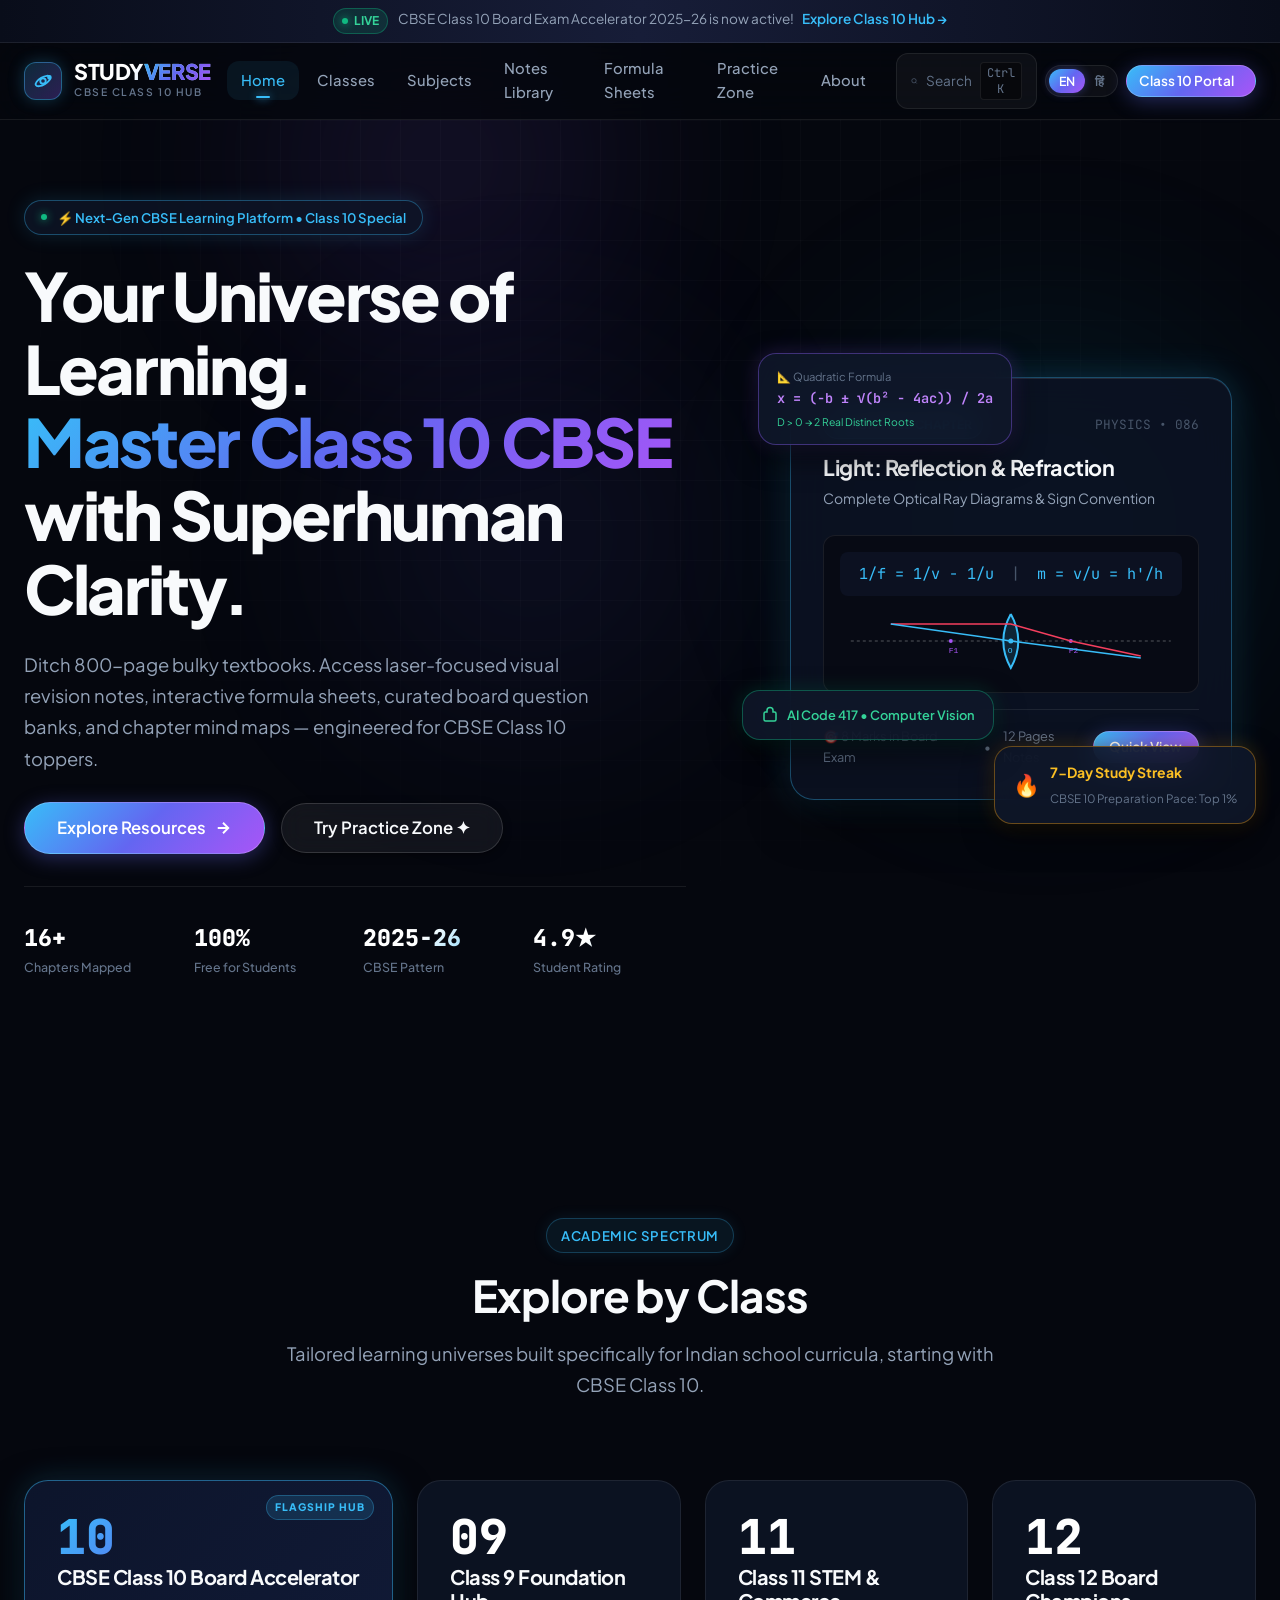
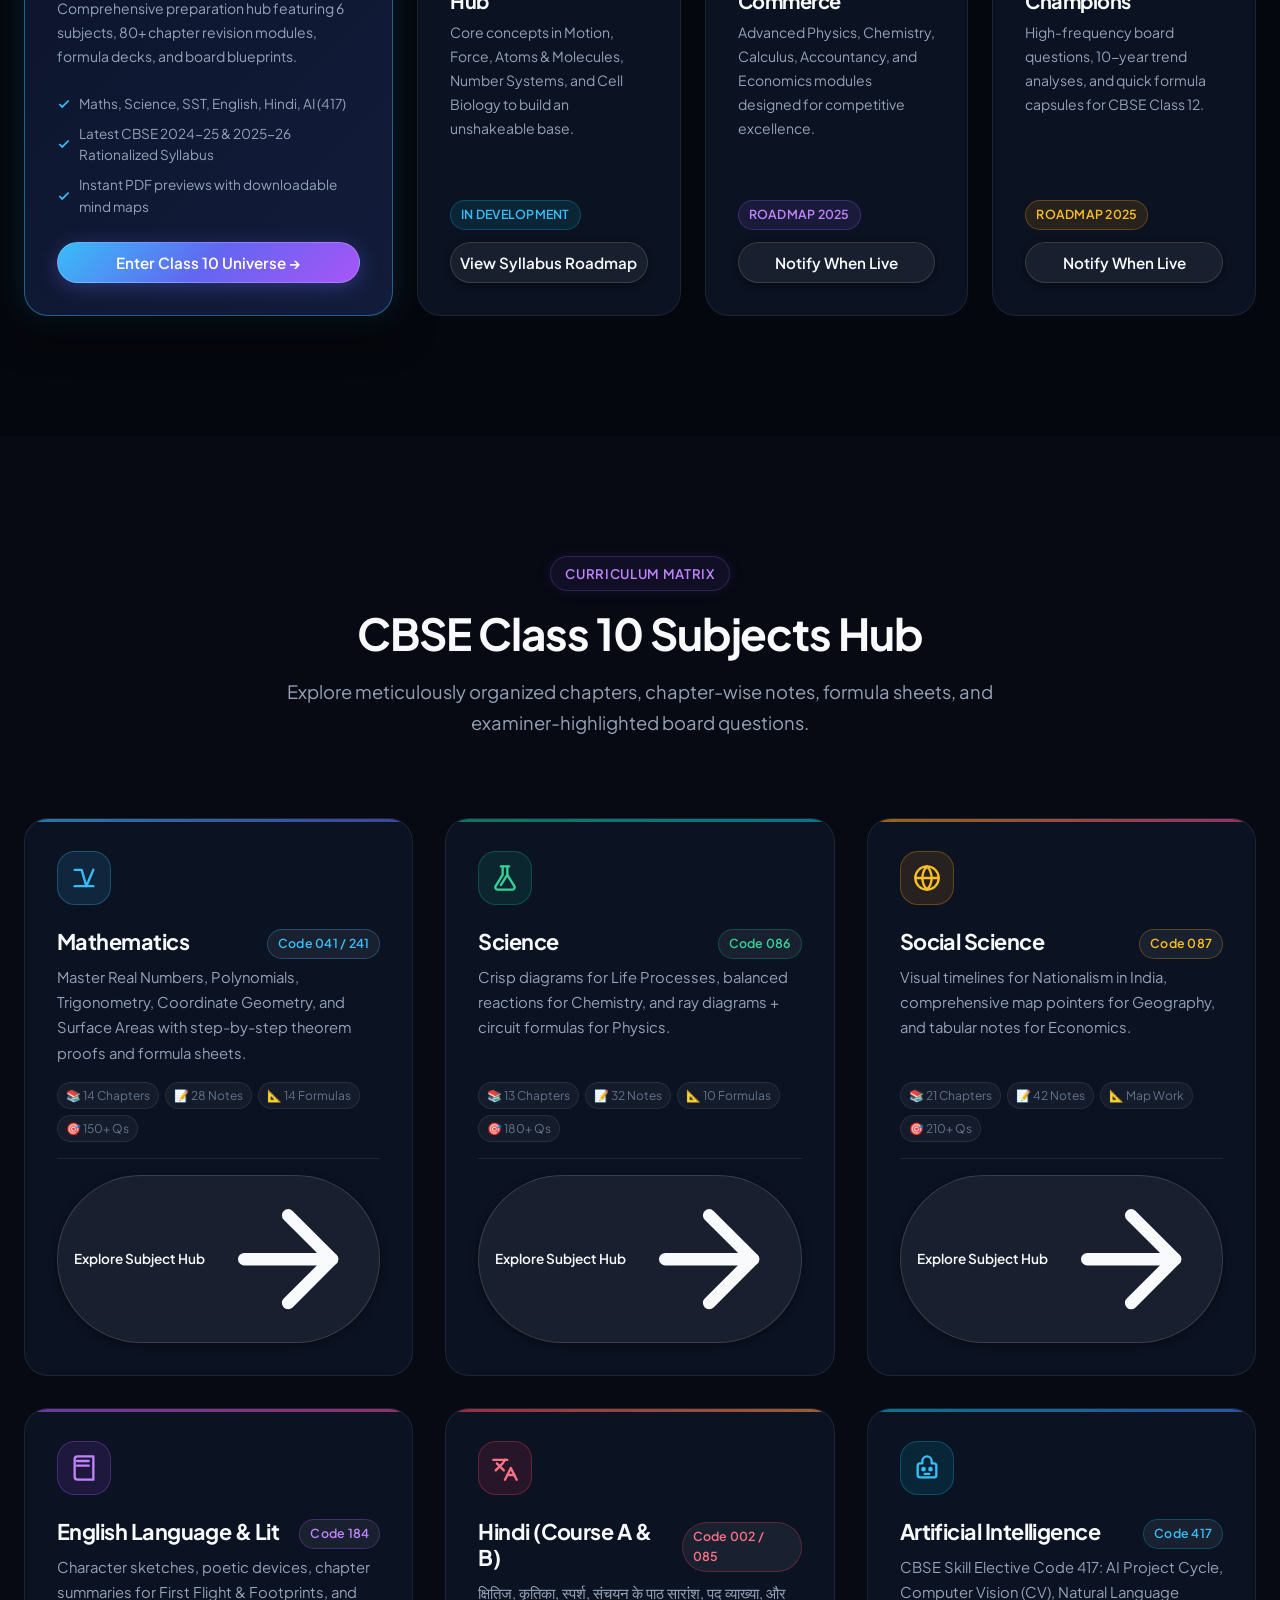
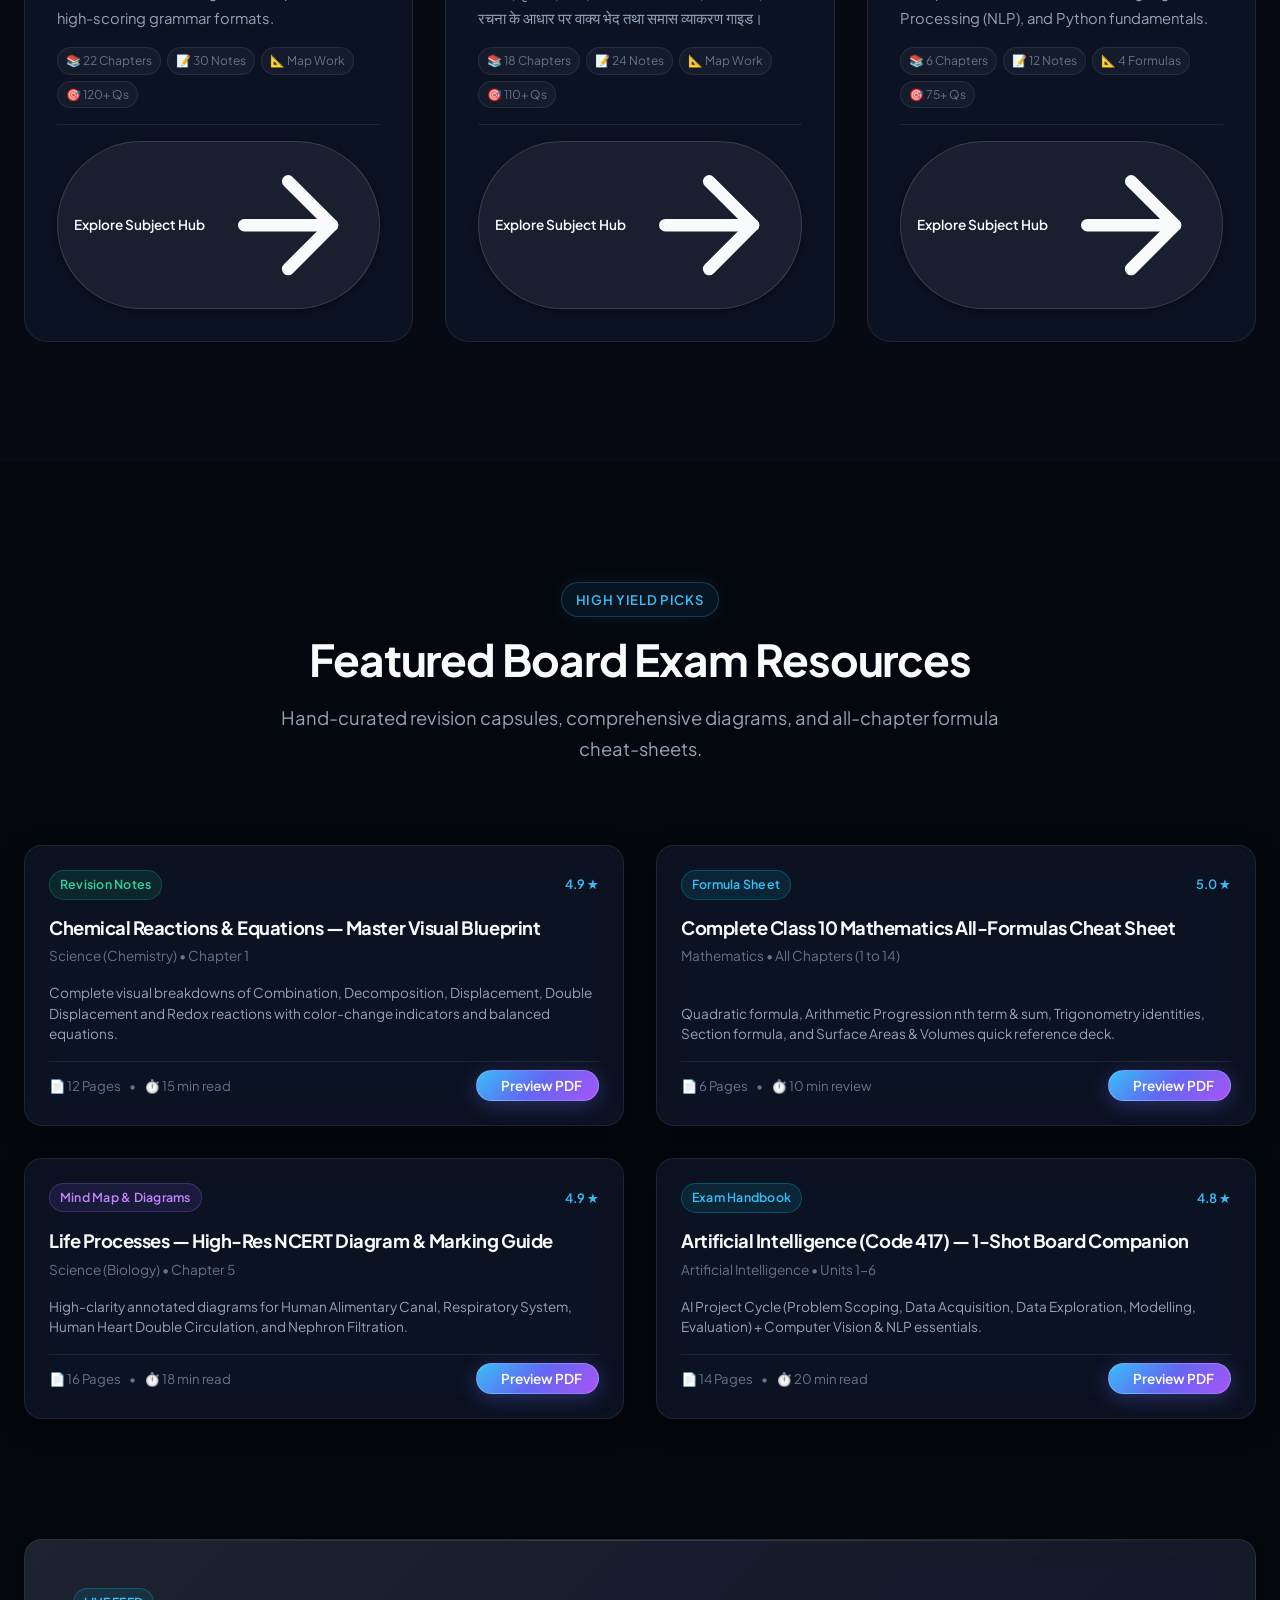
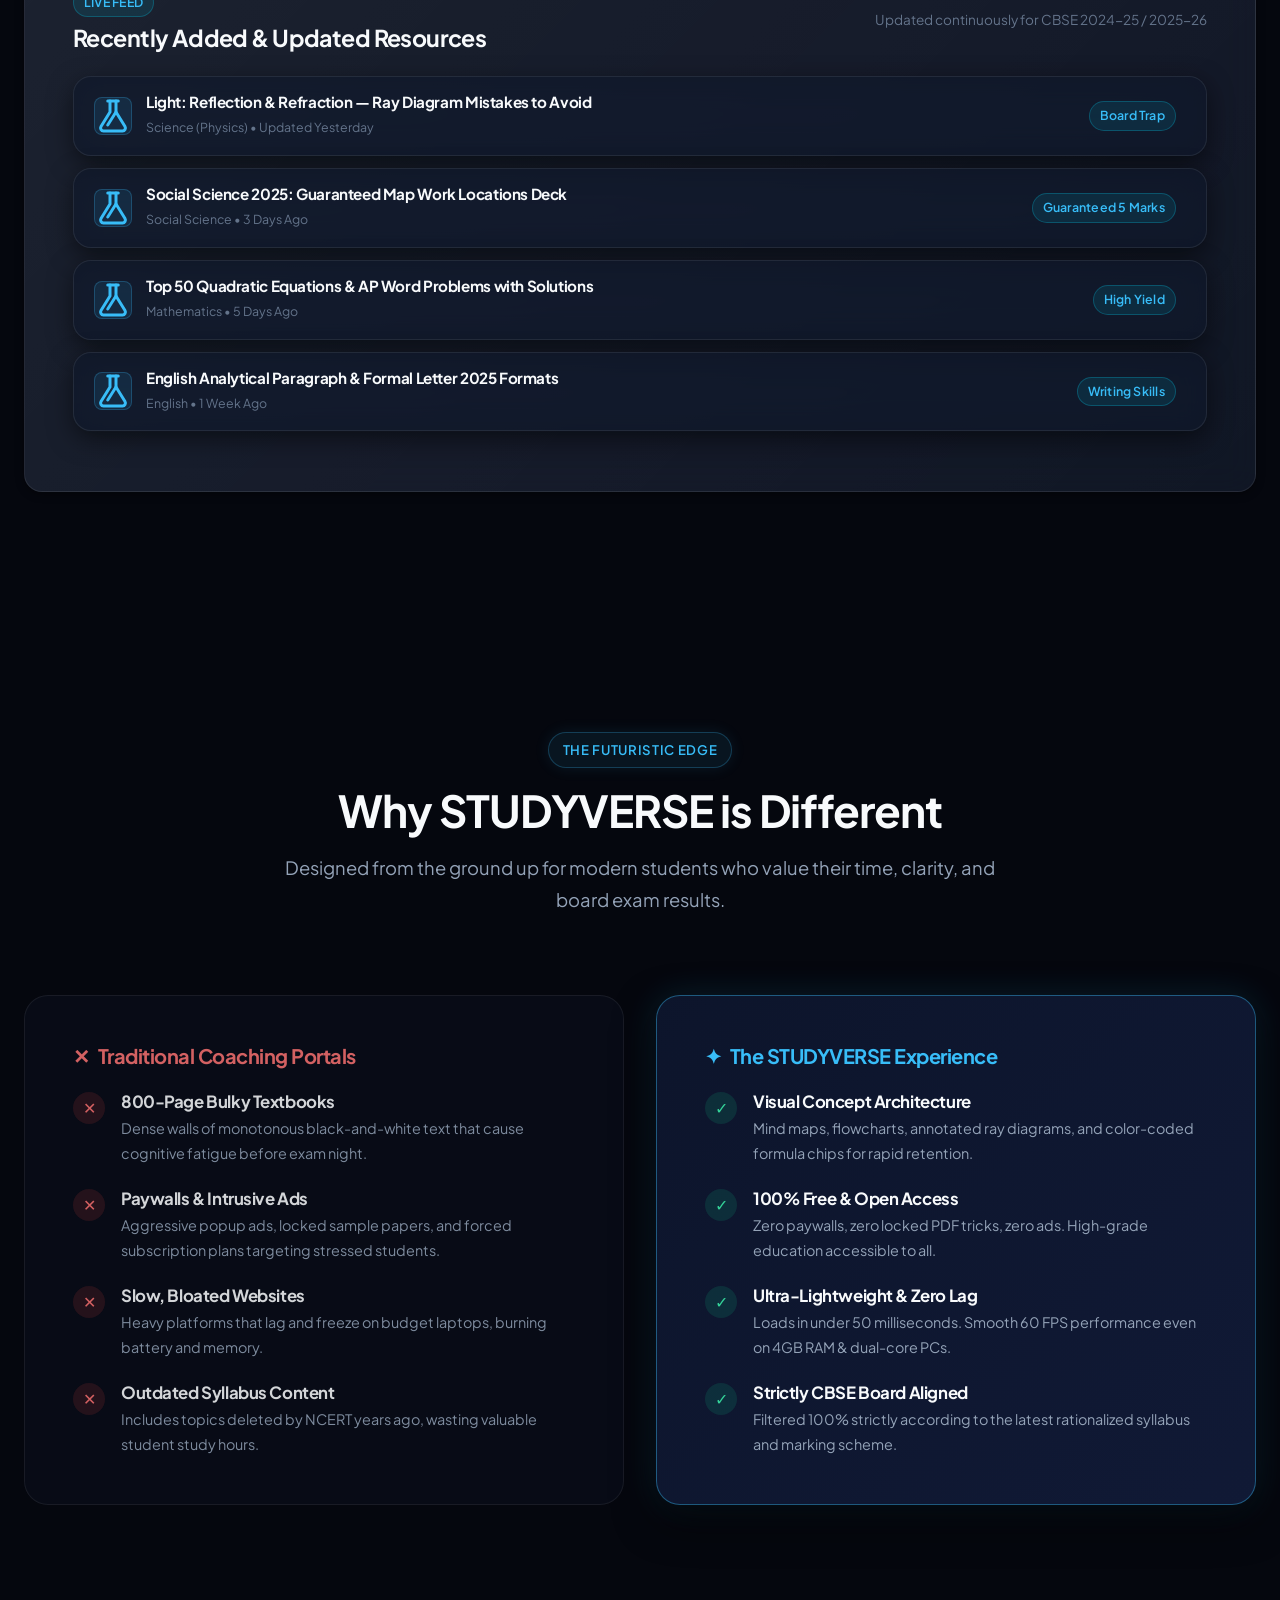
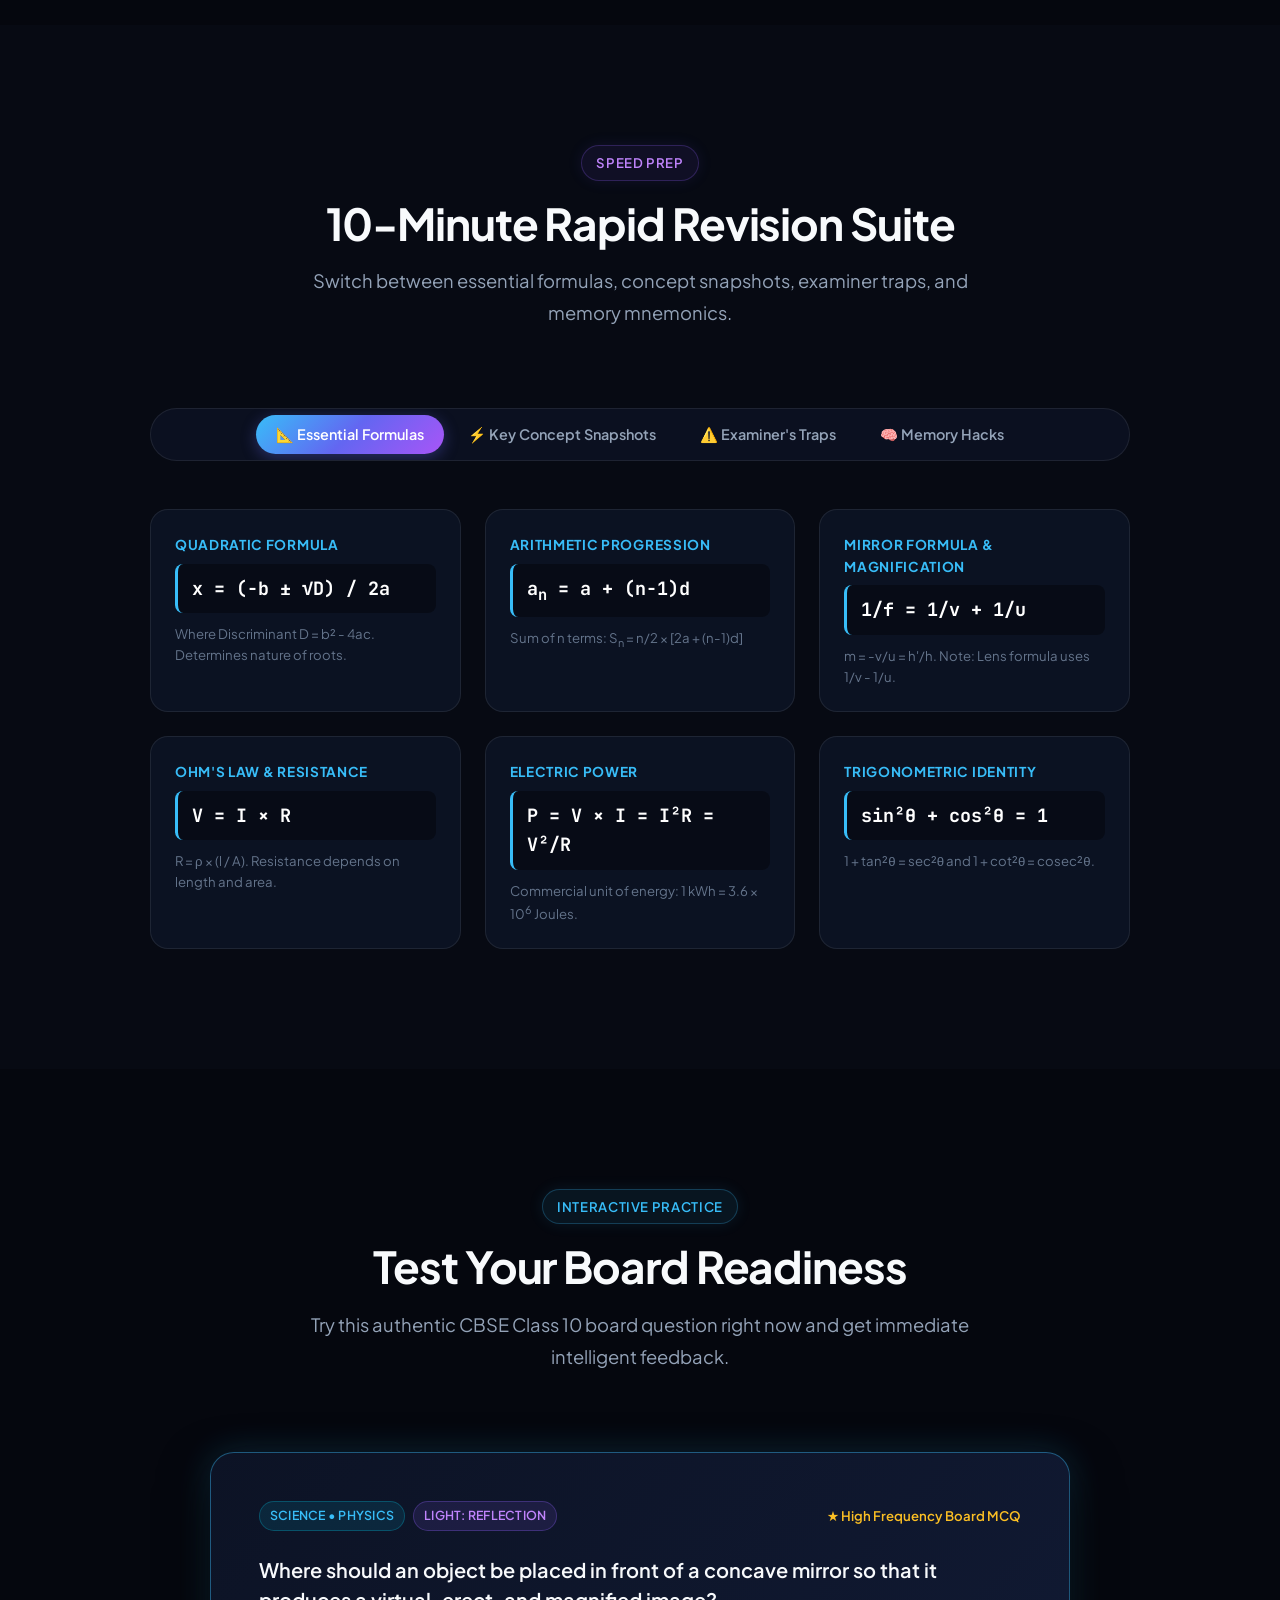
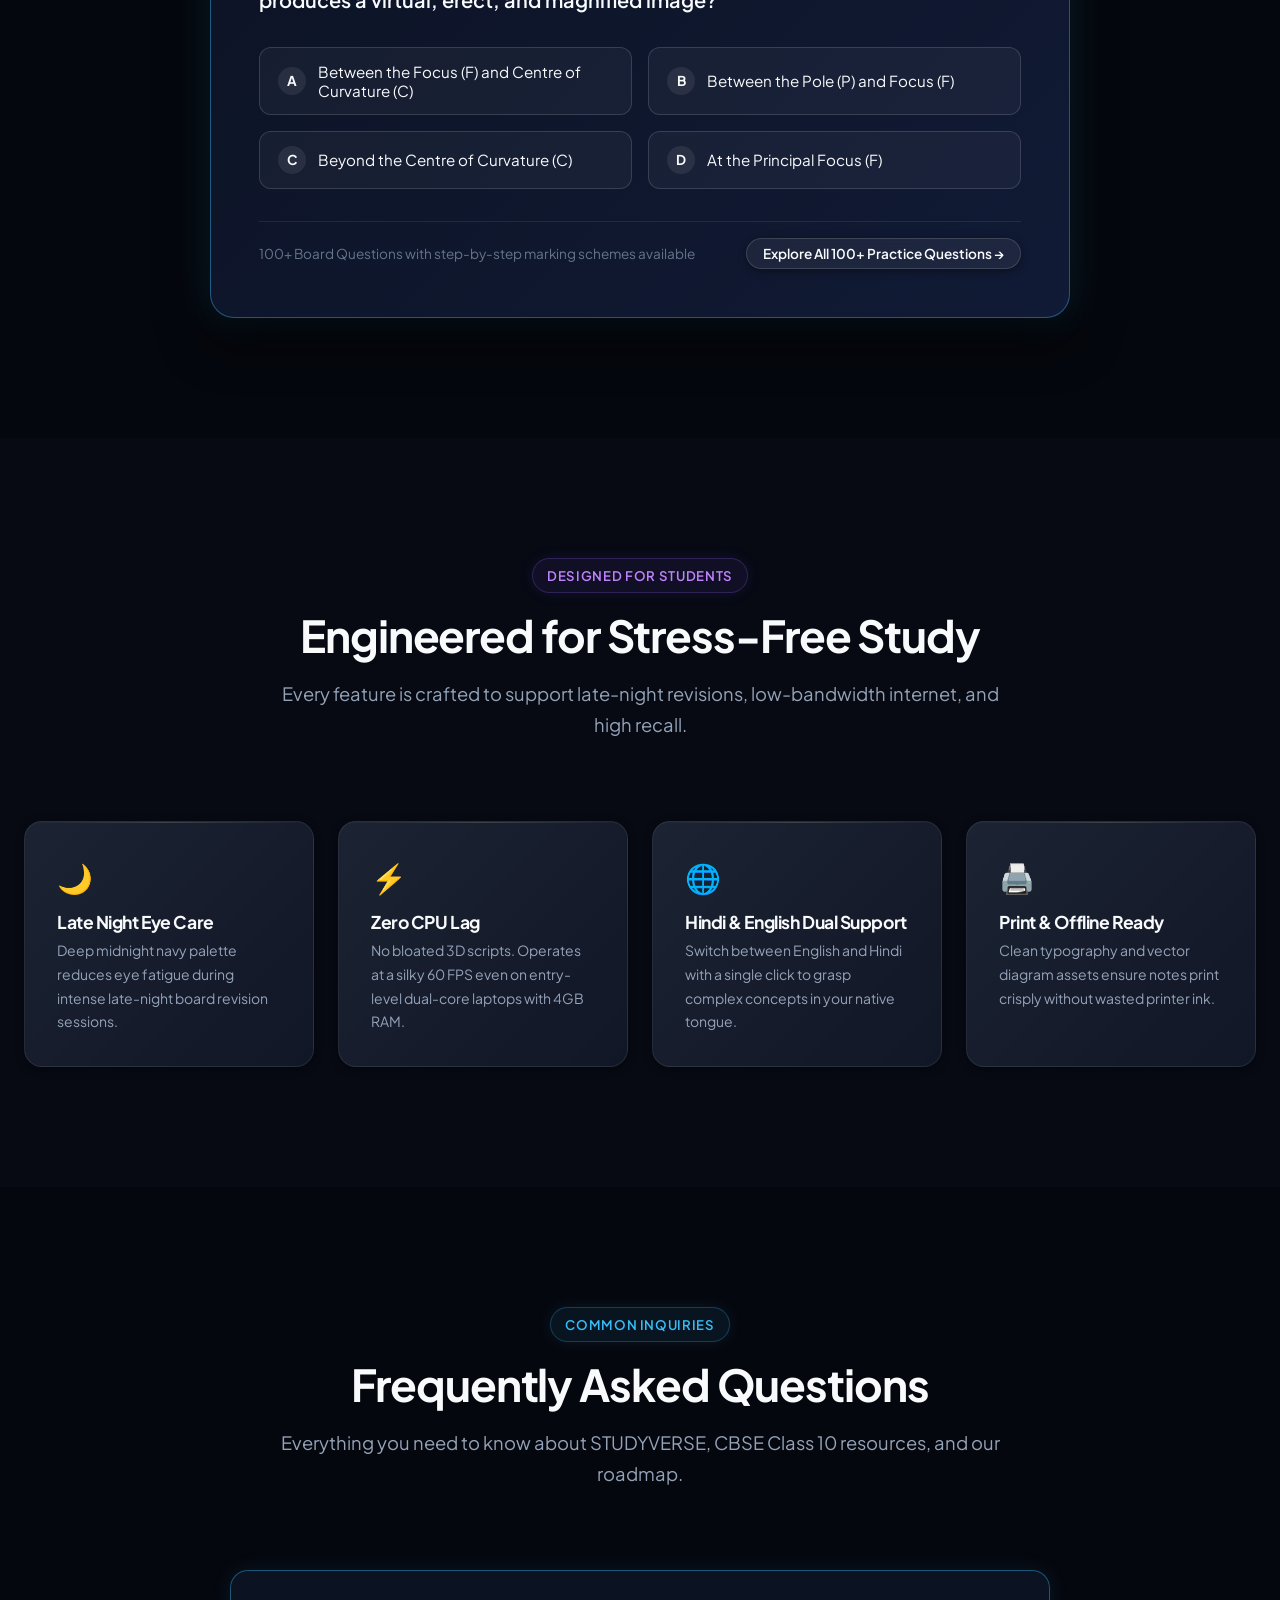
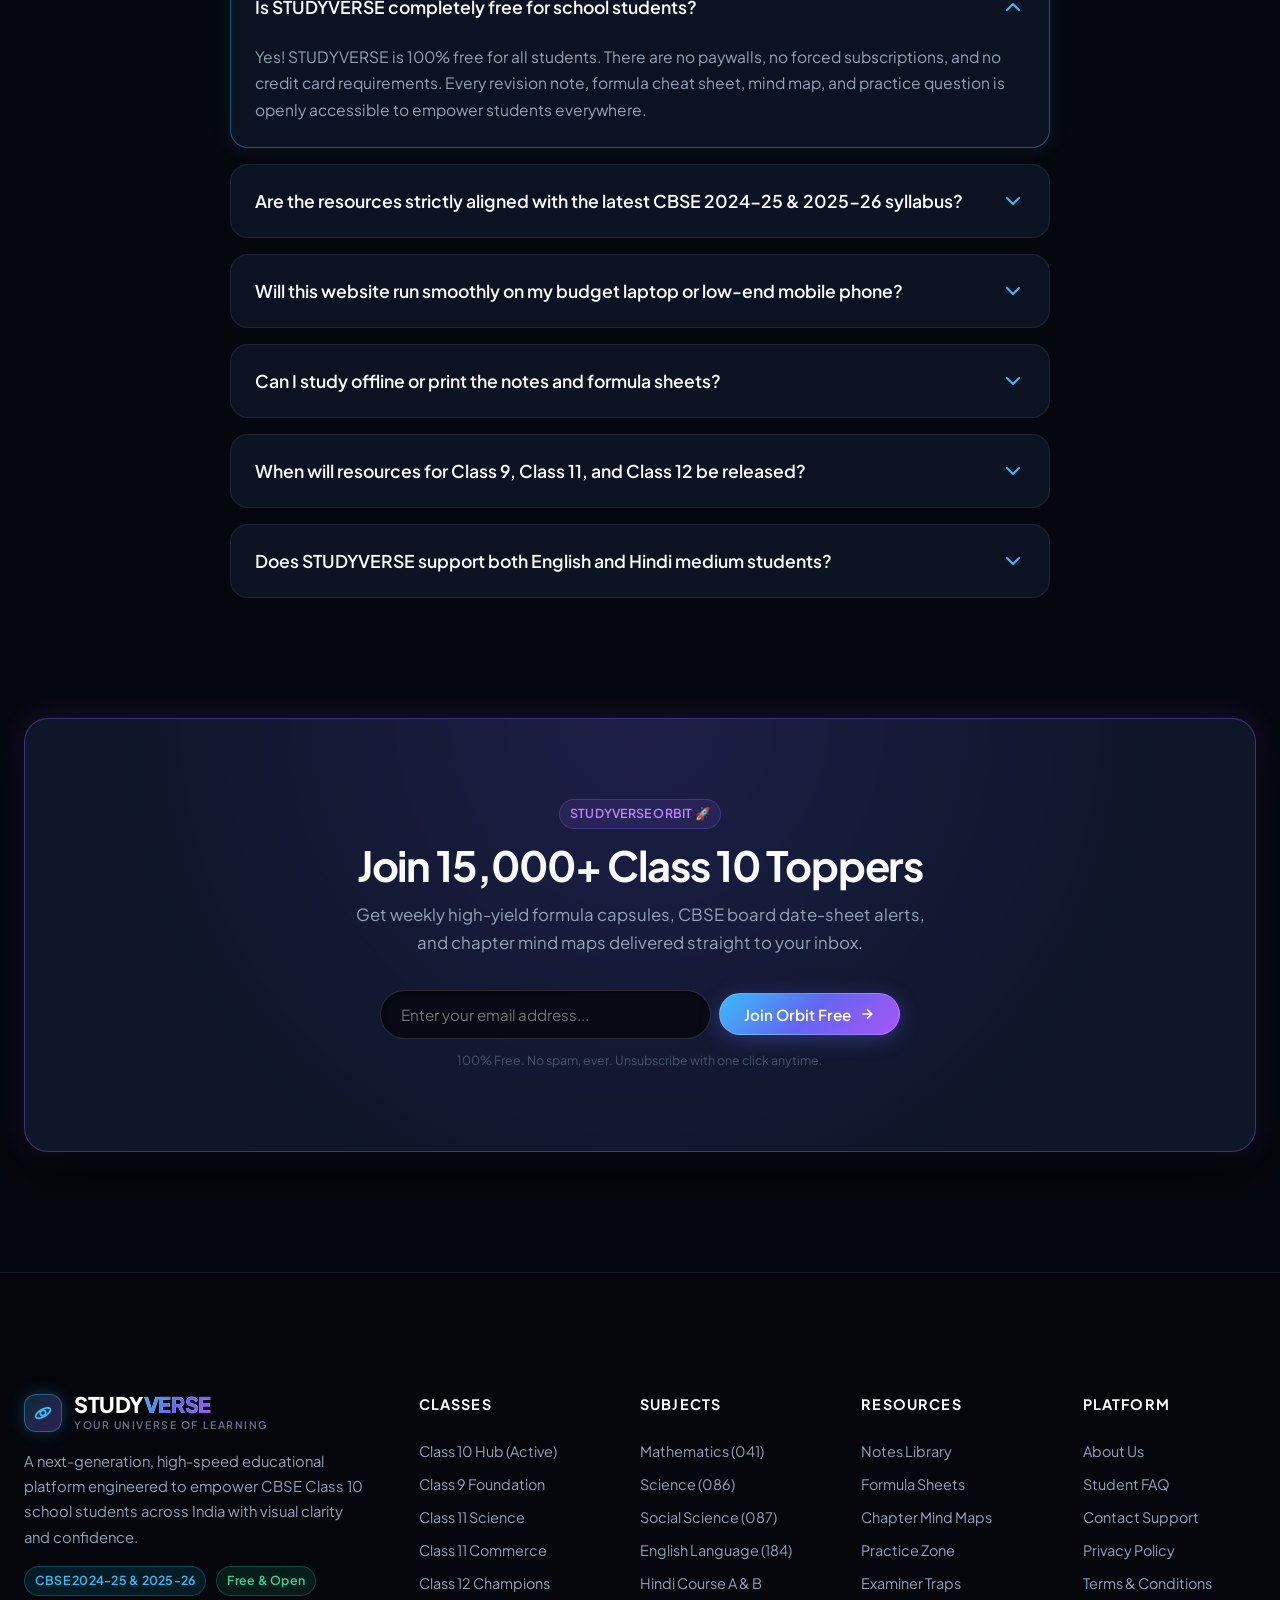
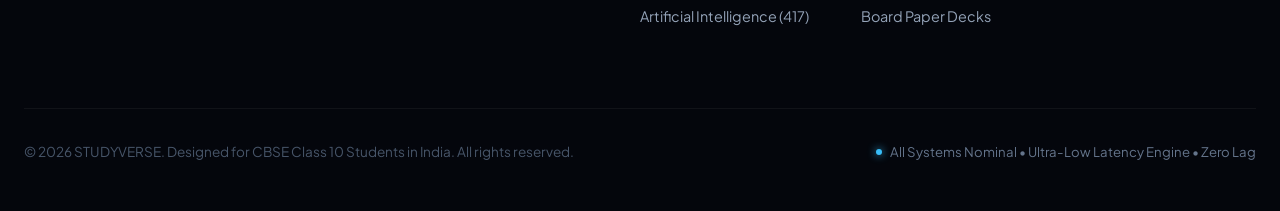
<file: studyverse/index_modular.html>
<!DOCTYPE html>
<html lang="en" style="background-color: #05070e;">
<head>
  <meta charset="UTF-8">
  <meta name="viewport" content="width=device-width, initial-scale=1.0">
  <title>STUDYVERSE — Your Universe of Learning | CBSE Class 10</title>
  <meta name="description" content="A futuristic, premium educational platform for CBSE Class 10 students. Visual revision notes, interactive formula sheets, mind maps, and practice questions.">
  
  <!-- Preconnect to Google Fonts for Ultra-Fast Typography Rendering -->
  <link rel="preconnect" href="https://fonts.googleapis.com">
  <link rel="preconnect" href="https://fonts.gstatic.com" crossorigin>
  <link href="https://fonts.googleapis.com/css2?family=Plus+Jakarta+Sans:wght@400;500;600;700;800&family=JetBrains+Mono:wght@500;700&display=swap" rel="stylesheet">

  <!-- Core Design System & Stylesheets (Explicit Relative Paths) -->
  <link rel="stylesheet" href="./css/variables.css">
  <link rel="stylesheet" href="./css/base.css">
  <link rel="stylesheet" href="./css/components.css">
  <link rel="stylesheet" href="./css/animations.css">
  <link rel="stylesheet" href="./css/home.css">
  <link rel="stylesheet" href="./css/responsive.css">
</head>
<body style="background-color: #05070e; color: #f8fafc; min-height: 100vh; margin: 0;">

  <!-- Ambient Cosmic Lighting (Lightweight pure CSS, zero WebGL overhead) -->
  <div class="ambient-background" aria-hidden="true">
    <div class="ambient-orb orb-1 animate-glow-pulse"></div>
    <div class="ambient-orb orb-2 animate-glow-pulse" style="animation-delay: -2s;"></div>
    <div class="ambient-orb orb-3 animate-glow-pulse" style="animation-delay: -4s;"></div>
    <div class="grid-overlay"></div>
  </div>

  <!-- 1. Top Announcement Bar -->
  <div class="top-announcement">
    <span class="live-badge">
      <span class="live-dot"></span>
      LIVE
    </span>
    <span>CBSE Class 10 Board Exam Accelerator 2025-26 is now active!</span>
    <a href="#class-10-hub">Explore Class 10 Hub &rarr;</a>
  </div>

  <!-- 2. Sticky Glass Navigation Bar -->
  <header class="site-header">
    <div class="container nav-container">
      
      <!-- Brand Logo -->
      <a href="index.html" class="brand-logo" aria-label="STUDYVERSE Home">
        <div class="brand-icon-wrapper">
          <svg viewBox="0 0 24 24" fill="none" stroke="currentColor" stroke-width="2">
            <circle cx="12" cy="12" r="3" />
            <ellipse cx="12" cy="12" rx="9" ry="4" transform="rotate(-30 12 12)" />
            <circle cx="19" cy="8" r="1.5" fill="currentColor" />
          </svg>
        </div>
        <div class="brand-text">
          <span class="logo-main">STUDY<span>VERSE</span></span>
          <span class="logo-sub">CBSE Class 10 Hub</span>
        </div>
      </a>

      <!-- Desktop Navigation Menu -->
      <nav class="nav-menu" aria-label="Main Navigation">
        <a href="#hero" class="nav-link active">Home</a>
        <a href="#classes" class="nav-link">Classes</a>
        <a href="#subjects" class="nav-link">Subjects</a>
        <a href="#featured-resources" class="nav-link">Notes Library</a>
        <a href="#quick-revision" class="nav-link">Formula Sheets</a>
        <a href="#practice-zone" class="nav-link">Practice Zone</a>
        <a href="#why-studyverse" class="nav-link">About</a>
      </nav>

      <!-- Nav Actions (Search, Lang, CTA) -->
      <div class="nav-actions">
        <!-- Universal Spotlight Search Trigger -->
        <button class="search-trigger-btn" aria-label="Search resources">
          <svg width="16" height="16" viewBox="0 0 24 24" fill="none" stroke="currentColor" stroke-width="2">
            <circle cx="11" cy="11" r="8"></circle>
            <line x1="21" y1="21" x2="16.65" y2="16.65"></line>
          </svg>
          <span class="search-text">Search</span>
          <span class="search-kbd">Ctrl K</span>
        </button>

        <!-- English / Hindi Language Switcher -->
        <div class="lang-switcher" role="group" aria-label="Language Switcher">
          <button class="lang-btn active" data-lang="en">EN</button>
          <button class="lang-btn" data-lang="hi">हिं</button>
        </div>

        <!-- Class 10 Portal CTA -->
        <a href="#class-10-hub" class="btn btn-sm btn-primary">
          <span>Class 10 Portal</span>
          <svg width="14" height="14" viewBox="0 0 24 24" fill="none" stroke="currentColor" stroke-width="2.5">
            <line x1="5" y1="12" x2="19" y2="12"></line>
            <polyline points="12 5 19 12 12 19"></polyline>
          </svg>
        </a>

        <!-- Mobile Menu Toggle Button -->
        <button class="mobile-toggle" aria-label="Toggle mobile menu" aria-expanded="false">
          <svg width="24" height="24" viewBox="0 0 24 24" fill="none" stroke="currentColor" stroke-width="2">
            <line x1="3" y1="12" x2="21" y2="12"></line>
            <line x1="3" y1="6" x2="21" y2="6"></line>
            <line x1="3" y1="18" x2="21" y2="18"></line>
          </svg>
        </button>
      </div>

    </div>
  </header>

  <!-- Mobile Drawer Menu -->
  <div class="mobile-nav" aria-label="Mobile Navigation">
    <a href="#hero" class="mobile-nav-link active">Home</a>
    <a href="#classes" class="mobile-nav-link">Explore Classes</a>
    <a href="#subjects" class="mobile-nav-link">Subjects Hub</a>
    <a href="#featured-resources" class="mobile-nav-link">Notes Library</a>
    <a href="#quick-revision" class="mobile-nav-link">Formula Sheets & Mind Maps</a>
    <a href="#practice-zone" class="mobile-nav-link">Practice Zone</a>
    <a href="#faq" class="mobile-nav-link">Student FAQ</a>
    <div style="margin-top: auto; padding-top: 20px;">
      <a href="#class-10-hub" class="btn btn-primary" style="width: 100%;">Enter Class 10 Dashboard &rarr;</a>
    </div>
  </div>

  <main>
    <!-- 3. HERO SECTION (Visually Impressive & 3D CSS Effects) -->
    <section id="hero" class="hero-section">
      <div class="container hero-grid">
        
        <!-- Left: Headline, Value Proposition & CTAs -->
        <div class="hero-content">
          <div class="hero-badge-pill">
            <span class="live-dot"></span>
            <span>⚡ Next-Gen CBSE Learning Platform • Class 10 Special</span>
          </div>

          <h1 class="hero-title">
            Your Universe of Learning.
            <span class="title-accent gradient-text">Master Class 10 CBSE</span>
            with Superhuman Clarity.
          </h1>

          <p class="hero-description">
            Ditch 800-page bulky textbooks. Access laser-focused visual revision notes, interactive formula sheets, curated board question banks, and chapter mind maps — engineered for CBSE Class 10 toppers.
          </p>

          <div class="hero-cta-group">
            <a href="#featured-resources" class="btn btn-lg btn-primary">
              <span>Explore Resources</span>
              <svg width="18" height="18" viewBox="0 0 24 24" fill="none" stroke="currentColor" stroke-width="2.5">
                <line x1="5" y1="12" x2="19" y2="12"></line>
                <polyline points="12 5 19 12 12 19"></polyline>
              </svg>
            </a>

            <a href="#practice-zone" class="btn btn-lg btn-glass">
              <span>Try Practice Zone ✦</span>
            </a>
          </div>

          <!-- Micro Metrics & Trust Badges -->
          <div class="hero-metrics">
            <div class="metric-item">
              <span class="metric-value">16+</span>
              <span class="metric-label">Chapters Mapped</span>
            </div>
            <div class="metric-item">
              <span class="metric-value">100%</span>
              <span class="metric-label">Free for Students</span>
            </div>
            <div class="metric-item">
              <span class="metric-value">2025-26</span>
              <span class="metric-label">CBSE Pattern</span>
            </div>
            <div class="metric-item">
              <span class="metric-value">4.9★</span>
              <span class="metric-label">Student Rating</span>
            </div>
          </div>
        </div>

        <!-- Right: 3D Floating Study Cards Composition (Pure Lightweight CSS Transforms) -->
        <div class="hero-showcase">
          <div class="showcase-stage">
            
            <!-- Floating Orbit Card 1: Maths Quadratic Formula -->
            <div class="floating-card card-math-float animate-float-slow">
              <div style="font-size: 0.7rem; color: var(--text-muted); margin-bottom: 2px;">📐 Quadratic Formula</div>
              <div class="math-formula">x = (-b &plusmn; &radic;(b&sup2; - 4ac)) / 2a</div>
              <div style="font-size: 0.65rem; color: #34d399; margin-top: 4px;">D &gt; 0 &rarr; 2 Real Distinct Roots</div>
            </div>

            <!-- Central Holographic Hub Card -->
            <div class="holo-main-card">
              <div class="holo-header">
                <span class="holo-tag">
                  <span class="live-dot"></span>
                  HIGH YIELD CHAPTER
                </span>
                <span class="holo-code">PHYSICS • 086</span>
              </div>

              <h2 class="holo-title">Light: Reflection & Refraction</h2>
              <p class="holo-subtitle">Complete Optical Ray Diagrams & Sign Convention</p>

              <!-- Interactive Visual Preview Box -->
              <div class="holo-visual-preview">
                <div class="formula-display">
                  <span>1/f = 1/v - 1/u</span>
                  <span class="formula-divider">|</span>
                  <span>m = v/u = h'/h</span>
                </div>

                <div class="ray-diagram-wireframe">
                  <svg viewBox="0 0 340 70" fill="none">
                    <!-- Principal Axis -->
                    <line x1="10" y1="35" x2="330" y2="35" stroke="rgba(255,255,255,0.2)" stroke-width="1.5" stroke-dasharray="3 3"/>
                    <!-- Convex Lens -->
                    <path d="M 170 8 Q 185 35 170 62 Q 155 35 170 8" fill="rgba(56, 189, 248, 0.15)" stroke="#38bdf8" stroke-width="2"/>
                    <!-- Optical Center & Focus Points -->
                    <circle cx="170" cy="35" r="2.5" fill="#38bdf8"/>
                    <circle cx="110" cy="35" r="2" fill="#a855f7"/>
                    <circle cx="230" cy="35" r="2" fill="#a855f7"/>
                    <text x="108" y="47" font-size="8" fill="#a855f7" font-family="monospace">F1</text>
                    <text x="228" y="47" font-size="8" fill="#a855f7" font-family="monospace">F2</text>
                    <text x="167" y="47" font-size="8" fill="#38bdf8" font-family="monospace">O</text>
                    <!-- Incident Light Ray -->
                    <path d="M 50 18 L 170 18 L 230 35 L 300 50" stroke="#f43f5e" stroke-width="1.5"/>
                    <path d="M 50 18 L 170 35 L 300 52" stroke="#38bdf8" stroke-width="1.5"/>
                  </svg>
                </div>
              </div>

              <div class="holo-footer">
                <div class="holo-stats">
                  <span>🎯 8 Marks in Board Exam</span>
                  <span>•</span>
                  <span>12 Pages Notes</span>
                </div>
                <button class="btn btn-sm btn-primary" onclick="window.previewRecentResource('Light: Complete Ray Diagrams', 'Science (Physics)', '8 Marks')">
                  <span>Quick View</span>
                </button>
              </div>
            </div>

            <!-- Floating Orbit Card 2: Daily Streak -->
            <div class="floating-card card-streak-float animate-float-reverse">
              <span class="streak-icon">🔥</span>
              <div class="streak-text">
                <strong>7-Day Study Streak</strong>
                <span>CBSE 10 Preparation Pace: Top 1%</span>
              </div>
            </div>

            <!-- Floating Orbit Card 3: AI Elective Badge -->
            <div class="floating-card card-ai-float animate-float-slight">
              <svg width="18" height="18" viewBox="0 0 24 24" fill="none" stroke="currentColor" stroke-width="2">
                <path d="M12 2a4 4 0 0 0-4 4v2H6a2 2 0 0 0-2 2v8a2 2 0 0 0 2 2h12a2 2 0 0 0 2-2v-8a2 2 0 0 0-2-2h-2V6a4 4 0 0 0-4-4Z"></path>
              </svg>
              <span>AI Code 417 • Computer Vision</span>
            </div>

          </div>
        </div>

      </div>
    </section>

    <!-- 4. POPULAR CLASSES SECTION -->
    <section id="classes" class="section">
      <div class="container">
        <div class="section-header">
          <span class="section-tag">Academic Spectrum</span>
          <h2 class="section-title">Explore by Class</h2>
          <p class="section-subtitle">
            Tailored learning universes built specifically for Indian school curricula, starting with CBSE Class 10.
          </p>
        </div>

        <div class="classes-grid" id="class-10-hub">
          
          <!-- Class 10 (Flagship Active Hub) -->
          <div class="class-card featured shimmer-hover">
            <span class="class-number">10</span>
            <h3 class="class-title">CBSE Class 10 Board Accelerator</h3>
            <p class="class-desc">
              Comprehensive preparation hub featuring 6 subjects, 80+ chapter revision modules, formula decks, and board blueprints.
            </p>
            <ul class="class-features-list">
              <li>
                <svg viewBox="0 0 24 24" fill="none" stroke="currentColor" stroke-width="3"><polyline points="20 6 9 17 4 12"/></svg>
                <span>Maths, Science, SST, English, Hindi, AI (417)</span>
              </li>
              <li>
                <svg viewBox="0 0 24 24" fill="none" stroke="currentColor" stroke-width="3"><polyline points="20 6 9 17 4 12"/></svg>
                <span>Latest CBSE 2024-25 & 2025-26 Rationalized Syllabus</span>
              </li>
              <li>
                <svg viewBox="0 0 24 24" fill="none" stroke="currentColor" stroke-width="3"><polyline points="20 6 9 17 4 12"/></svg>
                <span>Instant PDF previews with downloadable mind maps</span>
              </li>
            </ul>
            <a href="#subjects" class="btn btn-primary" style="margin-top: auto;">
              <span>Enter Class 10 Universe &rarr;</span>
            </a>
          </div>

          <!-- Class 9 (Foundation Tier) -->
          <div class="class-card">
            <span class="class-number">09</span>
            <h3 class="class-title">Class 9 Foundation Hub</h3>
            <p class="class-desc">
              Core concepts in Motion, Force, Atoms & Molecules, Number Systems, and Cell Biology to build an unshakeable base.
            </p>
            <div style="margin-top: auto;">
              <span class="badge badge-cyan" style="margin-bottom: 12px;">IN DEVELOPMENT</span>
              <button class="btn btn-glass" style="width: 100%;" onclick="showToast('Class 9 Foundation Hub is currently on our active rollout roadmap!')">
                <span>View Syllabus Roadmap</span>
              </button>
            </div>
          </div>

          <!-- Class 11 (Senior Secondary) -->
          <div class="class-card">
            <span class="class-number">11</span>
            <h3 class="class-title">Class 11 STEM & Commerce</h3>
            <p class="class-desc">
              Advanced Physics, Chemistry, Calculus, Accountancy, and Economics modules designed for competitive excellence.
            </p>
            <div style="margin-top: auto;">
              <span class="badge badge-violet" style="margin-bottom: 12px;">ROADMAP 2025</span>
              <button class="btn btn-glass" style="width: 100%;" onclick="showToast('Class 11 Science & Commerce Hub roadmap is active!')">
                <span>Notify When Live</span>
              </button>
            </div>
          </div>

          <!-- Class 12 (Board Champions) -->
          <div class="class-card">
            <span class="class-number">12</span>
            <h3 class="class-title">Class 12 Board Champions</h3>
            <p class="class-desc">
              High-frequency board questions, 10-year trend analyses, and quick formula capsules for CBSE Class 12.
            </p>
            <div style="margin-top: auto;">
              <span class="badge badge-amber" style="margin-bottom: 12px;">ROADMAP 2025</span>
              <button class="btn btn-glass" style="width: 100%;" onclick="showToast('Class 12 Hub will roll out following the Class 10 flagship season!')">
                <span>Notify When Live</span>
              </button>
            </div>
          </div>

        </div>
      </div>
    </section>

    <!-- 5. BROWSE BY SUBJECT SECTION (Dynamic from subjects.js) -->
    <section id="subjects" class="section" style="background: rgba(11, 15, 28, 0.4);">
      <div class="container">
        <div class="section-header">
          <span class="section-tag violet">Curriculum Matrix</span>
          <h2 class="section-title">CBSE Class 10 Subjects Hub</h2>
          <p class="section-subtitle">
            Explore meticulously organized chapters, chapter-wise notes, formula sheets, and examiner-highlighted board questions.
          </p>
        </div>

        <!-- Rendered dynamically by home.js for clean modular architecture -->
        <div class="grid-3" id="subjects-grid"></div>

      </div>
    </section>

    <!-- 6. FEATURED STUDY RESOURCES (Top Picks with Realistic PDF Preview) -->
    <section id="featured-resources" class="section">
      <div class="container">
        <div class="section-header">
          <span class="section-tag">High Yield Picks</span>
          <h2 class="section-title">Featured Board Exam Resources</h2>
          <p class="section-subtitle">
            Hand-curated revision capsules, comprehensive diagrams, and all-chapter formula cheat-sheets.
          </p>
        </div>

        <!-- Rendered dynamically from resources.js -->
        <div class="grid-2" id="featured-resources-grid"></div>

      </div>
    </section>

    <!-- 7. RECENTLY ADDED RESOURCES & BOARD UPDATES -->
    <section class="section" style="padding-top: 0;">
      <div class="container">
        <div class="glass-card" style="padding: var(--space-2xl);">
          <div class="flex items-center justify-between" style="margin-bottom: var(--space-lg); flex-wrap: wrap; gap: 12px;">
            <div>
              <span class="badge badge-cyan" style="margin-bottom: 6px;">LIVE FEED</span>
              <h3 style="font-size: 1.45rem;">Recently Added & Updated Resources</h3>
            </div>
            <span style="font-size: 0.85rem; color: var(--text-muted);">Updated continuously for CBSE 2024-25 / 2025-26</span>
          </div>

          <div id="recent-resources-list"></div>
        </div>
      </div>
    </section>

    <!-- 8. WHY STUDYVERSE (Modern Architecture vs Traditional Coaching) -->
    <section id="why-studyverse" class="section">
      <div class="container">
        <div class="section-header">
          <span class="section-tag">The Futuristic Edge</span>
          <h2 class="section-title">Why STUDYVERSE is Different</h2>
          <p class="section-subtitle">
            Designed from the ground up for modern students who value their time, clarity, and board exam results.
          </p>
        </div>

        <div class="comparison-grid">
          
          <!-- Traditional Platforms Column -->
          <div class="comparison-column comparison-old">
            <h3 style="font-size: 1.25rem; color: #f87171; display: flex; align-items: center; gap: 8px;">
              <span>✕</span> Traditional Coaching Portals
            </h3>

            <div class="comparison-item">
              <div class="comparison-icon">✕</div>
              <div class="comparison-text">
                <h4>800-Page Bulky Textbooks</h4>
                <p>Dense walls of monotonous black-and-white text that cause cognitive fatigue before exam night.</p>
              </div>
            </div>

            <div class="comparison-item">
              <div class="comparison-icon">✕</div>
              <div class="comparison-text">
                <h4>Paywalls & Intrusive Ads</h4>
                <p>Aggressive popup ads, locked sample papers, and forced subscription plans targeting stressed students.</p>
              </div>
            </div>

            <div class="comparison-item">
              <div class="comparison-icon">✕</div>
              <div class="comparison-text">
                <h4>Slow, Bloated Websites</h4>
                <p>Heavy platforms that lag and freeze on budget laptops, burning battery and memory.</p>
              </div>
            </div>

            <div class="comparison-item">
              <div class="comparison-icon">✕</div>
              <div class="comparison-text">
                <h4>Outdated Syllabus Content</h4>
                <p>Includes topics deleted by NCERT years ago, wasting valuable student study hours.</p>
              </div>
            </div>
          </div>

          <!-- STUDYVERSE Futuristic Column -->
          <div class="comparison-column comparison-new shimmer-hover">
            <h3 style="font-size: 1.25rem; color: var(--accent-cyan-bright); display: flex; align-items: center; gap: 8px;">
              <span>✦</span> The STUDYVERSE Experience
            </h3>

            <div class="comparison-item">
              <div class="comparison-icon">✓</div>
              <div class="comparison-text">
                <h4>Visual Concept Architecture</h4>
                <p>Mind maps, flowcharts, annotated ray diagrams, and color-coded formula chips for rapid retention.</p>
              </div>
            </div>

            <div class="comparison-item">
              <div class="comparison-icon">✓</div>
              <div class="comparison-text">
                <h4>100% Free & Open Access</h4>
                <p>Zero paywalls, zero locked PDF tricks, zero ads. High-grade education accessible to all.</p>
              </div>
            </div>

            <div class="comparison-item">
              <div class="comparison-icon">✓</div>
              <div class="comparison-text">
                <h4>Ultra-Lightweight & Zero Lag</h4>
                <p>Loads in under 50 milliseconds. Smooth 60 FPS performance even on 4GB RAM & dual-core PCs.</p>
              </div>
            </div>

            <div class="comparison-item">
              <div class="comparison-icon">✓</div>
              <div class="comparison-text">
                <h4>Strictly CBSE Board Aligned</h4>
                <p>Filtered 100% strictly according to the latest rationalized syllabus and marking scheme.</p>
              </div>
            </div>
          </div>

        </div>
      </div>
    </section>

    <!-- 9. QUICK REVISION TABBED SUITE -->
    <section id="quick-revision" class="section" style="background: rgba(11, 15, 28, 0.4);">
      <div class="container">
        <div class="section-header">
          <span class="section-tag violet">Speed Prep</span>
          <h2 class="section-title">10-Minute Rapid Revision Suite</h2>
          <p class="section-subtitle">
            Switch between essential formulas, concept snapshots, examiner traps, and memory mnemonics.
          </p>
        </div>

        <div class="revision-tabs-container">
          
          <!-- Tab Headers -->
          <div class="revision-tab-headers" role="tablist">
            <button class="rev-tab-btn active" data-tab="formulas">📐 Essential Formulas</button>
            <button class="rev-tab-btn" data-tab="concepts">⚡ Key Concept Snapshots</button>
            <button class="rev-tab-btn" data-tab="traps">⚠️ Examiner's Traps</button>
            <button class="rev-tab-btn" data-tab="mnemonics">🧠 Memory Hacks</button>
          </div>

          <!-- Tab Content 1: Formulas -->
          <div class="rev-tab-content active" id="tab-formulas">
            <div class="formula-cards-grid">
              
              <div class="formula-card-item">
                <div class="formula-name">Quadratic Formula</div>
                <div class="formula-equation">x = (-b &plusmn; &radic;D) / 2a</div>
                <div class="formula-notes">Where Discriminant D = b&sup2; - 4ac. Determines nature of roots.</div>
              </div>

              <div class="formula-card-item">
                <div class="formula-name">Arithmetic Progression</div>
                <div class="formula-equation">a<sub>n</sub> = a + (n-1)d</div>
                <div class="formula-notes">Sum of n terms: S<sub>n</sub> = n/2 &times; [2a + (n-1)d]</div>
              </div>

              <div class="formula-card-item">
                <div class="formula-name">Mirror Formula & Magnification</div>
                <div class="formula-equation">1/f = 1/v + 1/u</div>
                <div class="formula-notes">m = -v/u = h'/h. Note: Lens formula uses 1/v - 1/u.</div>
              </div>

              <div class="formula-card-item">
                <div class="formula-name">Ohm's Law & Resistance</div>
                <div class="formula-equation">V = I &times; R</div>
                <div class="formula-notes">R = &rho; &times; (l / A). Resistance depends on length and area.</div>
              </div>

              <div class="formula-card-item">
                <div class="formula-name">Electric Power</div>
                <div class="formula-equation">P = V &times; I = I&sup2;R = V&sup2;/R</div>
                <div class="formula-notes">Commercial unit of energy: 1 kWh = 3.6 &times; 10<sup>6</sup> Joules.</div>
              </div>

              <div class="formula-card-item">
                <div class="formula-name">Trigonometric Identity</div>
                <div class="formula-equation">sin&sup2;&theta; + cos&sup2;&theta; = 1</div>
                <div class="formula-notes">1 + tan&sup2;&theta; = sec&sup2;&theta; and 1 + cot&sup2;&theta; = cosec&sup2;&theta;.</div>
              </div>

            </div>
          </div>

          <!-- Tab Content 2: Concept Snapshots -->
          <div class="rev-tab-content" id="tab-concepts">
            <div class="grid-2">
              <div class="glass-card">
                <span class="badge badge-cyan" style="margin-bottom: 8px;">CHEMISTRY</span>
                <h4 style="margin-bottom: 6px;">Redox Reactions Simplified</h4>
                <p style="font-size: 0.9rem; color: var(--text-secondary);">
                  Oxidation is Loss of electrons (or addition of Oxygen/removal of Hydrogen). Reduction is Gain of electrons. The substance getting oxidised is the reducing agent!
                </p>
              </div>
              <div class="glass-card">
                <span class="badge badge-violet" style="margin-bottom: 8px;">BIOLOGY</span>
                <h4 style="margin-bottom: 6px;">Double Circulation in Human Heart</h4>
                <p style="font-size: 0.9rem; color: var(--text-secondary);">
                  Blood goes through the heart twice in one complete cardiac cycle: Pulmonary Circulation (Heart &rarr; Lungs &rarr; Heart) and Systemic Circulation (Heart &rarr; Body Organs &rarr; Heart).
                </p>
              </div>
            </div>
          </div>

          <!-- Tab Content 3: Examiner's Traps -->
          <div class="rev-tab-content" id="tab-traps">
            <div class="grid-2">
              <div class="glass-card" style="border-left: 3px solid #ef4444;">
                <span class="badge badge-amber" style="margin-bottom: 8px;">COMMON PITFALL #1</span>
                <h4 style="margin-bottom: 6px;">Sign Convention in Optics</h4>
                <p style="font-size: 0.9rem; color: var(--text-secondary);">
                  Object distance <code style="color: #38bdf8;">u</code> is <strong>always negative</strong> in Cartesian sign convention. Many students forget this and get reversed focal length values!
                </p>
              </div>
              <div class="glass-card" style="border-left: 3px solid #ef4444;">
                <span class="badge badge-amber" style="margin-bottom: 8px;">COMMON PITFALL #2</span>
                <h4 style="margin-bottom: 6px;">Linear Equations: Consistency Check</h4>
                <p style="font-size: 0.9rem; color: var(--text-secondary);">
                  Parallel lines (a<sub>1</sub>/a<sub>2</sub> = b<sub>1</sub>/b<sub>2</sub> &ne; c<sub>1</sub>/c<sub>2</sub>) have NO solution and are <strong>Inconsistent</strong>. Coincident lines are Dependent Consistent.
                </p>
              </div>
            </div>
          </div>

          <!-- Tab Content 4: Memory Mnemonics -->
          <div class="rev-tab-content" id="tab-mnemonics">
            <div class="grid-2">
              <div class="glass-card" style="border-left: 3px solid #10b981;">
                <span class="badge badge-emerald" style="margin-bottom: 8px;">MNEMONIC #1</span>
                <h4 style="margin-bottom: 6px;">Reactivity Series of Metals</h4>
                <p style="font-size: 0.95rem; font-family: var(--font-mono); color: #34d399; margin-bottom: 6px;">
                  "Please Stop Calling Me A Careless Zebra Instead Try Learning How Copper Saves Gold"
                </p>
                <p style="font-size: 0.85rem; color: var(--text-muted);">
                  K (Potassium), Na (Sodium), Ca, Mg, Al, C, Zn, Fe, Sn, Pb, H, Cu, Ag, Au.
                </p>
              </div>
              <div class="glass-card" style="border-left: 3px solid #10b981;">
                <span class="badge badge-emerald" style="margin-bottom: 8px;">MNEMONIC #2</span>
                <h4 style="margin-bottom: 6px;">Trigonometry Ratios (Sin, Cos, Tan)</h4>
                <p style="font-size: 0.95rem; font-family: var(--font-mono); color: #34d399; margin-bottom: 6px;">
                  "Some People Have Curly Brown Hair Through Proper Brushing"
                </p>
                <p style="font-size: 0.85rem; color: var(--text-muted);">
                  Sin = P/H, Cos = B/H, Tan = P/B.
                </p>
              </div>
            </div>
          </div>

        </div>
      </div>
    </section>

    <!-- 10. INTERACTIVE PRACTICE ZONE TEASER WIDGET -->
    <section id="practice-zone" class="section">
      <div class="container">
        <div class="section-header">
          <span class="section-tag">Interactive Practice</span>
          <h2 class="section-title">Test Your Board Readiness</h2>
          <p class="section-subtitle">
            Try this authentic CBSE Class 10 board question right now and get immediate intelligent feedback.
          </p>
        </div>

        <div class="practice-teaser-box">
          
          <div class="practice-teaser-header">
            <div class="practice-meta-tags">
              <span class="badge badge-cyan">SCIENCE • PHYSICS</span>
              <span class="badge badge-violet">LIGHT: REFLECTION</span>
            </div>
            <span style="font-size: 0.825rem; color: #fbbf24; font-weight: 600;">★ High Frequency Board MCQ</span>
          </div>

          <div class="practice-question-text" id="practice-question">
            Loading question...
          </div>

          <div class="practice-options-grid" id="practice-options">
            <!-- Rendered by home.js -->
          </div>

          <div class="practice-feedback" id="practice-feedback">
            <!-- Feedback populated on option click -->
          </div>

          <div style="display: flex; align-items: center; justify-content: space-between; margin-top: var(--space-xl); padding-top: var(--space-md); border-top: 1px solid var(--border-subtle); flex-wrap: wrap; gap: 12px;">
            <span style="font-size: 0.85rem; color: var(--text-muted);">100+ Board Questions with step-by-step marking schemes available</span>
            <button class="btn btn-sm btn-glass" onclick="showToast('Practice Zone Full Suite: 100+ questions loaded!')">
              <span>Explore All 100+ Practice Questions &rarr;</span>
            </button>
          </div>

        </div>
      </div>
    </section>

    <!-- 11. STUDENT-FRIENDLY PLATFORM ADVANTAGES -->
    <section class="section" style="background: rgba(11, 15, 28, 0.4);">
      <div class="container">
        <div class="section-header">
          <span class="section-tag violet">Designed for Students</span>
          <h2 class="section-title">Engineered for Stress-Free Study</h2>
          <p class="section-subtitle">
            Every feature is crafted to support late-night revisions, low-bandwidth internet, and high recall.
          </p>
        </div>

        <div class="grid-4">
          <div class="glass-card">
            <div style="font-size: 1.8rem; margin-bottom: 12px;">🌙</div>
            <h4 style="font-size: 1.1rem; margin-bottom: 6px;">Late Night Eye Care</h4>
            <p style="font-size: 0.875rem; color: var(--text-secondary);">Deep midnight navy palette reduces eye fatigue during intense late-night board revision sessions.</p>
          </div>

          <div class="glass-card">
            <div style="font-size: 1.8rem; margin-bottom: 12px;">⚡</div>
            <h4 style="font-size: 1.1rem; margin-bottom: 6px;">Zero CPU Lag</h4>
            <p style="font-size: 0.875rem; color: var(--text-secondary);">No bloated 3D scripts. Operates at a silky 60 FPS even on entry-level dual-core laptops with 4GB RAM.</p>
          </div>

          <div class="glass-card">
            <div style="font-size: 1.8rem; margin-bottom: 12px;">🌐</div>
            <h4 style="font-size: 1.1rem; margin-bottom: 6px;">Hindi & English Dual Support</h4>
            <p style="font-size: 0.875rem; color: var(--text-secondary);">Switch between English and Hindi with a single click to grasp complex concepts in your native tongue.</p>
          </div>

          <div class="glass-card">
            <div style="font-size: 1.8rem; margin-bottom: 12px;">🖨️</div>
            <h4 style="font-size: 1.1rem; margin-bottom: 6px;">Print & Offline Ready</h4>
            <p style="font-size: 0.875rem; color: var(--text-secondary);">Clean typography and vector diagram assets ensure notes print crisply without wasted printer ink.</p>
          </div>
        </div>
      </div>
    </section>

    <!-- 12. FAQ ACCORDION SECTION -->
    <section id="faq" class="section">
      <div class="container">
        <div class="section-header">
          <span class="section-tag">Common Inquiries</span>
          <h2 class="section-title">Frequently Asked Questions</h2>
          <p class="section-subtitle">
            Everything you need to know about STUDYVERSE, CBSE Class 10 resources, and our roadmap.
          </p>
        </div>

        <div class="faq-list" id="faq-accordion">
          <!-- Rendered dynamically by home.js -->
        </div>
      </div>
    </section>

    <!-- 13. COMMUNITY ORBIT / NEWSLETTER SECTION -->
    <section class="section" style="padding-top: 0;">
      <div class="container">
        <div class="orbit-banner">
          <span class="badge badge-violet" style="margin-bottom: 12px;">STUDYVERSE ORBIT 🚀</span>
          <h2 style="font-size: clamp(1.8rem, 3.5vw, 2.6rem); margin-bottom: 10px;">
            Join 15,000+ Class 10 Toppers
          </h2>
          <p style="max-width: 580px; margin: 0 auto; color: var(--text-secondary); font-size: 1.05rem;">
            Get weekly high-yield formula capsules, CBSE board date-sheet alerts, and chapter mind maps delivered straight to your inbox.
          </p>

          <form class="orbit-form" onsubmit="return false;">
            <input type="email" class="orbit-input" placeholder="Enter your email address..." required aria-label="Student email">
            <button type="submit" class="btn btn-primary">
              <span>Join Orbit Free</span>
              <svg width="16" height="16" viewBox="0 0 24 24" fill="none" stroke="currentColor" stroke-width="2.5">
                <line x1="5" y1="12" x2="19" y2="12"></line>
                <polyline points="12 5 19 12 12 19"></polyline>
              </svg>
            </button>
          </form>
          <div style="font-size: 0.775rem; color: var(--text-dim); margin-top: 12px;">
            100% Free. No spam, ever. Unsubscribe with one click anytime.
          </div>
        </div>
      </div>
    </section>

  </main>

  <!-- 14. COMPREHENSIVE FUTURISTIC FOOTER -->
  <footer class="site-footer">
    <div class="container">
      
      <div class="footer-grid">
        
        <!-- Brand Summary -->
        <div class="footer-brand">
          <a href="index.html" class="brand-logo" style="margin-bottom: 12px;">
            <div class="brand-icon-wrapper">
              <svg viewBox="0 0 24 24" fill="none" stroke="currentColor" stroke-width="2">
                <circle cx="12" cy="12" r="3" />
                <ellipse cx="12" cy="12" rx="9" ry="4" transform="rotate(-30 12 12)" />
              </svg>
            </div>
            <div class="brand-text">
              <span class="logo-main">STUDY<span>VERSE</span></span>
              <span class="logo-sub">Your Universe of Learning</span>
            </div>
          </a>
          <p>
            A next-generation, high-speed educational platform engineered to empower CBSE Class 10 school students across India with visual clarity and confidence.
          </p>
          <div style="margin-top: 16px; display: flex; gap: 10px;">
            <span class="badge badge-cyan">CBSE 2024-25 & 2025-26</span>
            <span class="badge badge-emerald">Free & Open</span>
          </div>
        </div>

        <!-- Column 1: Classes & Portals -->
        <div class="footer-col">
          <div class="footer-heading">Classes</div>
          <div class="footer-links">
            <a href="#class-10-hub">Class 10 Hub (Active)</a>
            <a href="#classes">Class 9 Foundation</a>
            <a href="#classes">Class 11 Science</a>
            <a href="#classes">Class 11 Commerce</a>
            <a href="#classes">Class 12 Champions</a>
          </div>
        </div>

        <!-- Column 2: Class 10 Subjects -->
        <div class="footer-col">
          <div class="footer-heading">Subjects</div>
          <div class="footer-links">
            <a href="#subjects">Mathematics (041)</a>
            <a href="#subjects">Science (086)</a>
            <a href="#subjects">Social Science (087)</a>
            <a href="#subjects">English Language (184)</a>
            <a href="#subjects">Hindi Course A & B</a>
            <a href="#subjects">Artificial Intelligence (417)</a>
          </div>
        </div>

        <!-- Column 3: Study Resources -->
        <div class="footer-col">
          <div class="footer-heading">Resources</div>
          <div class="footer-links">
            <a href="#featured-resources">Notes Library</a>
            <a href="#quick-revision">Formula Sheets</a>
            <a href="#featured-resources">Chapter Mind Maps</a>
            <a href="#practice-zone">Practice Zone</a>
            <a href="#quick-revision">Examiner Traps</a>
            <a href="#featured-resources">Board Paper Decks</a>
          </div>
        </div>

        <!-- Column 4: Platform & Legal -->
        <div class="footer-col">
          <div class="footer-heading">Platform</div>
          <div class="footer-links">
            <a href="#why-studyverse">About Us</a>
            <a href="#faq">Student FAQ</a>
            <a href="#faq">Contact Support</a>
            <a href="javascript:void(0)" onclick="showToast('Privacy Policy: No personal data is tracked or sold.')">Privacy Policy</a>
            <a href="javascript:void(0)" onclick="showToast('Terms of Service: Free educational use for students.')">Terms & Conditions</a>
          </div>
        </div>

      </div>

      <!-- Footer Bottom Bar -->
      <div class="footer-bottom">
        <div>
          &copy; 2026 STUDYVERSE. Designed for CBSE Class 10 Students in India. All rights reserved.
        </div>

        <div class="footer-system-status">
          <span class="live-dot" style="background-color: #38bdf8; box-shadow: 0 0 8px #38bdf8;"></span>
          <span>All Systems Nominal &bull; Ultra-Low Latency Engine &bull; Zero Lag</span>
        </div>
      </div>

    </div>
  </footer>

  <!-- 15. UNIVERSAL SPOTLIGHT SEARCH MODAL (CTRL + K) -->
  <div class="search-modal-backdrop" id="search-modal" role="dialog" aria-modal="true" aria-label="Search resources">
    <div class="search-modal-card">
      <div class="search-modal-header">
        <svg viewBox="0 0 24 24" fill="none" stroke="currentColor" stroke-width="2">
          <circle cx="11" cy="11" r="8"></circle>
          <line x1="21" y1="21" x2="16.65" y2="16.65"></line>
        </svg>
        <input type="text" class="search-modal-input" id="search-modal-input" placeholder="Search chapters, formulas, or subjects (e.g., Quadratic, Light, Life Processes)..." autocomplete="off">
        <button id="search-modal-close" class="btn btn-sm btn-glass" style="padding: 4px 8px; font-size: 0.75rem;">ESC</button>
      </div>

      <div class="search-results-list" id="search-results-list">
        <!-- Filtered items dynamically inserted here -->
      </div>

      <div class="search-modal-footer">
        <span>Navigation: Click to view or preview resource</span>
        <span>Press <kbd style="background: rgba(255,255,255,0.1); padding: 1px 4px; border-radius: 3px;">ESC</kbd> to close</span>
      </div>
    </div>
  </div>

  <!-- 16. REALISTIC PDF PREVIEW MODAL -->
  <div class="pdf-modal-backdrop" id="pdf-modal" role="dialog" aria-modal="true" aria-label="PDF Preview">
    <div class="pdf-modal-card">
      <div class="pdf-modal-toolbar">
        <div class="pdf-modal-title">
          <svg width="20" height="20" viewBox="0 0 24 24" fill="none" stroke="currentColor" stroke-width="2" style="color: #ef4444;">
            <path d="M14 2H6a2 2 0 0 0-2 2v16a2 2 0 0 0 2 2h12a2 2 0 0 0 2-2V8z"></path>
            <polyline points="14 2 14 8 20 8"></polyline>
          </svg>
          <span id="pdf-modal-title-text">Resource Title</span>
        </div>

        <div style="display: flex; gap: 8px; align-items: center;">
          <button class="btn btn-sm btn-primary" id="pdf-download-btn">
            <svg width="14" height="14" viewBox="0 0 24 24" fill="none" stroke="currentColor" stroke-width="2">
              <path d="M21 15v4a2 2 0 0 1-2 2H5a2 2 0 0 1-2-2v-4"></path>
              <polyline points="7 10 12 15 17 10"></polyline>
              <line x1="12" y1="15" x2="12" y2="3"></line>
            </svg>
            <span>Download PDF</span>
          </button>
          <button class="btn btn-sm btn-glass" id="pdf-modal-close" style="width: 32px; height: 32px; padding: 0;">✕</button>
        </div>
      </div>

      <div class="pdf-viewer-content">
        <div class="mock-pdf-page" id="pdf-mock-page-content">
          <!-- Populated dynamically by home.js -->
        </div>
      </div>
    </div>
  </div>

  <!-- 17. Interactive Application Engine (Zero-dependency, offline & file:/// compatible) -->
  <script src="./js/main.js"></script>

</body>
</html>
</file>
<file: studyverse/css/variables.css>
/**
 * STUDYVERSE - Modern Futuristic Design System Variables
 * Engineered for high-end aesthetic & ultra-low CPU/RAM overhead
 */

:root {
  /* Color Palette - Deep Midnight Navy & Cyber Accents */
  --bg-deep: #05070e;
  --bg-dark: #090d1a;
  --bg-card: rgba(15, 23, 42, 0.7);
  --bg-card-hover: rgba(22, 33, 62, 0.85);
  --bg-glass: rgba(15, 23, 42, 0.55);
  --bg-glass-strong: rgba(13, 20, 38, 0.88);
  --bg-elevated: #111827;

  /* Accent Gradients & Colors */
  --accent-cyan: #06b6d4;
  --accent-cyan-bright: #38bdf8;
  --accent-blue: #3b82f6;
  --accent-indigo: #6366f1;
  --accent-violet: #8b5cf6;
  --accent-purple: #a855f7;
  --accent-pink: #ec4899;
  --accent-emerald: #10b981;
  --accent-amber: #f59e0b;

  /* Radiant Gradients */
  --gradient-primary: linear-gradient(135deg, #38bdf8 0%, #6366f1 50%, #a855f7 100%);
  --gradient-primary-hover: linear-gradient(135deg, #0ea5e9 0%, #4f46e5 50%, #9333ea 100%);
  --gradient-secondary: linear-gradient(135deg, #06b6d4 0%, #3b82f6 100%);
  --gradient-accent: linear-gradient(135deg, #ec4899 0%, #8b5cf6 100%);
  --gradient-amber: linear-gradient(135deg, #f59e0b 0%, #ef4444 100%);
  --gradient-emerald: linear-gradient(135deg, #10b981 0%, #06b6d4 100%);
  --gradient-card-border: linear-gradient(135deg, rgba(56, 189, 248, 0.35), rgba(99, 102, 241, 0.15), rgba(168, 85, 247, 0.3));
  --gradient-glass: linear-gradient(135deg, rgba(255, 255, 255, 0.07) 0%, rgba(255, 255, 255, 0.02) 100%);
  --gradient-glow: radial-gradient(circle at 50% 50%, rgba(99, 102, 241, 0.25) 0%, transparent 70%);

  /* Typography Colors */
  --text-primary: #f8fafc;
  --text-secondary: #94a3b8;
  --text-muted: #64748b;
  --text-dim: #475569;
  --text-highlight: #38bdf8;

  /* Borders & Dividers */
  --border-subtle: rgba(255, 255, 255, 0.08);
  --border-medium: rgba(255, 255, 255, 0.14);
  --border-glow: rgba(56, 189, 248, 0.4);
  --border-glow-violet: rgba(139, 92, 246, 0.4);

  /* Shadows & Glows */
  --shadow-sm: 0 2px 8px rgba(0, 0, 0, 0.4);
  --shadow-md: 0 8px 24px rgba(0, 0, 0, 0.5);
  --shadow-lg: 0 16px 40px rgba(0, 0, 0, 0.6);
  --shadow-glow-cyan: 0 0 30px rgba(56, 189, 248, 0.22);
  --shadow-glow-violet: 0 0 35px rgba(139, 92, 246, 0.25);
  --shadow-glow-card: 0 10px 30px -10px rgba(56, 189, 248, 0.15);

  /* Spacing Scale */
  --space-xs: 0.25rem;  /* 4px */
  --space-sm: 0.5rem;   /* 8px */
  --space-md: 1rem;     /* 16px */
  --space-lg: 1.5rem;   /* 24px */
  --space-xl: 2rem;     /* 32px */
  --space-2xl: 3rem;    /* 48px */
  --space-3xl: 5rem;    /* 80px */
  --space-4xl: 7.5rem;  /* 120px */

  /* Radii */
  --radius-sm: 8px;
  --radius-md: 12px;
  --radius-lg: 18px;
  --radius-xl: 24px;
  --radius-pill: 9999px;

  /* Font Families - Crisp System Fallback Hierarchy */
  --font-sans: 'Plus Jakarta Sans', -apple-system, BlinkMacSystemFont, 'Segoe UI', Roboto, Helvetica, Arial, sans-serif;
  --font-mono: 'JetBrains Mono', 'Fira Code', 'Courier New', monospace;

  /* Layout Max Widths */
  --max-width-container: 1280px;
  --max-width-hero: 1360px;
  --header-height: 76px;

  /* Transitions - GPU Accelerated Properties Only (transform, opacity) */
  --transition-fast: 0.18s cubic-bezier(0.16, 1, 0.3, 1);
  --transition-normal: 0.3s cubic-bezier(0.16, 1, 0.3, 1);
  --transition-smooth: 0.5s cubic-bezier(0.16, 1, 0.3, 1);
}
</file>
<file: studyverse/css/base.css>
/**
 * STUDYVERSE - Base Styles & Reset
 * Ultra-optimized for zero lag & maximum rendering efficiency
 */

*, *::before, *::after {
  box-sizing: border-box;
  margin: 0;
  padding: 0;
}

html {
  font-family: var(--font-sans);
  font-size: 16px;
  line-height: 1.6;
  color: var(--text-primary);
  background-color: var(--bg-deep);
  scroll-behavior: smooth;
  -webkit-font-smoothing: antialiased;
  -moz-osx-font-smoothing: grayscale;
  text-rendering: optimizeLegibility;
}

body {
  min-height: 100vh;
  position: relative;
  overflow-x: hidden;
  background: var(--bg-deep);
  color: var(--text-primary);
}

/* Ambient Cosmic Background Lighting - Pure CSS Lightweight Mesh */
.ambient-background {
  position: fixed;
  inset: 0;
  pointer-events: none;
  z-index: 0;
  overflow: hidden;
}

.ambient-orb {
  position: absolute;
  border-radius: 50%;
  filter: blur(100px);
  opacity: 0.18;
  will-change: transform;
}

.orb-1 {
  top: -10%;
  left: 15%;
  width: 500px;
  height: 500px;
  background: radial-gradient(circle, var(--accent-violet) 0%, transparent 70%);
}

.orb-2 {
  top: 25%;
  right: -5%;
  width: 600px;
  height: 600px;
  background: radial-gradient(circle, var(--accent-cyan) 0%, transparent 70%);
  opacity: 0.14;
}

.orb-3 {
  bottom: 10%;
  left: 20%;
  width: 550px;
  height: 550px;
  background: radial-gradient(circle, var(--accent-indigo) 0%, transparent 70%);
  opacity: 0.12;
}

/* Subtle Geometric Grid Overlay */
.grid-overlay {
  position: fixed;
  inset: 0;
  pointer-events: none;
  z-index: 0;
  background-image: 
    linear-gradient(to right, rgba(255, 255, 255, 0.02) 1px, transparent 1px),
    linear-gradient(to bottom, rgba(255, 255, 255, 0.02) 1px, transparent 1px);
  background-size: 40px 40px;
  mask-image: radial-gradient(ellipse at 50% 20%, black 40%, transparent 80%);
  -webkit-mask-image: radial-gradient(ellipse at 50% 20%, black 40%, transparent 80%);
}

/* Typography Hierarchy */
h1, h2, h3, h4, h5, h6 {
  color: var(--text-primary);
  font-weight: 700;
  line-height: 1.2;
  letter-spacing: -0.025em;
}

h1 {
  font-size: clamp(2.4rem, 5vw, 4rem);
  letter-spacing: -0.035em;
}

h2 {
  font-size: clamp(1.8rem, 3.5vw, 2.75rem);
}

h3 {
  font-size: clamp(1.25rem, 2.2vw, 1.75rem);
}

h4 {
  font-size: 1.25rem;
}

p {
  color: var(--text-secondary);
  font-size: 1.05rem;
  line-height: 1.7;
}

a {
  color: inherit;
  text-decoration: none;
  transition: color var(--transition-fast);
}

ul, ol {
  list-style: none;
}

img, svg {
  display: block;
  max-width: 100%;
}

button, input, select, textarea {
  font-family: inherit;
  font-size: inherit;
  color: inherit;
  outline: none;
  border: none;
  background: none;
}

button {
  cursor: pointer;
  user-select: none;
}

/* Custom Futuristic Scrollbar */
::-webkit-scrollbar {
  width: 9px;
  height: 9px;
}

::-webkit-scrollbar-track {
  background: #060913;
}

::-webkit-scrollbar-thumb {
  background: #1e293b;
  border-radius: 999px;
  border: 2px solid #060913;
}

::-webkit-scrollbar-thumb:hover {
  background: #334155;
}

/* Layout Utilities */
.container {
  width: 100%;
  max-width: var(--max-width-container);
  margin-left: auto;
  margin-right: auto;
  padding-left: var(--space-lg);
  padding-right: var(--space-lg);
  position: relative;
  z-index: 1;
}

.section {
  padding-top: var(--space-4xl);
  padding-bottom: var(--space-4xl);
  position: relative;
  z-index: 1;
}

.section-header {
  text-align: center;
  max-width: 720px;
  margin: 0 auto var(--space-3xl) auto;
}

.section-tag {
  display: inline-flex;
  align-items: center;
  gap: var(--space-xs);
  padding: 6px 14px;
  border-radius: var(--radius-pill);
  font-size: 0.825rem;
  font-weight: 600;
  letter-spacing: 0.05em;
  text-transform: uppercase;
  background: rgba(56, 189, 248, 0.08);
  color: var(--accent-cyan-bright);
  border: 1px solid rgba(56, 189, 248, 0.25);
  margin-bottom: var(--space-md);
  box-shadow: 0 0 15px rgba(56, 189, 248, 0.1);
}

.section-tag.violet {
  background: rgba(139, 92, 246, 0.08);
  color: #c084fc;
  border-color: rgba(139, 92, 246, 0.25);
  box-shadow: 0 0 15px rgba(139, 92, 246, 0.1);
}

.section-title {
  margin-bottom: var(--space-md);
}

.section-subtitle {
  font-size: 1.15rem;
  color: var(--text-secondary);
}

/* Gradient Text Utilities */
.gradient-text {
  background: var(--gradient-primary);
  -webkit-background-clip: text;
  -webkit-text-fill-color: transparent;
  background-clip: text;
}

.gradient-text-cyan {
  background: var(--gradient-secondary);
  -webkit-background-clip: text;
  -webkit-text-fill-color: transparent;
  background-clip: text;
}

.gradient-text-pink {
  background: var(--gradient-accent);
  -webkit-background-clip: text;
  -webkit-text-fill-color: transparent;
  background-clip: text;
}

/* Glassmorphism Surface Classes */
.glass-panel {
  background: var(--bg-card);
  backdrop-filter: blur(16px);
  -webkit-backdrop-filter: blur(16px);
  border: 1px solid var(--border-subtle);
  border-radius: var(--radius-lg);
  box-shadow: var(--shadow-md);
  transition: transform var(--transition-normal), border-color var(--transition-normal), box-shadow var(--transition-normal);
}

.glass-panel:hover {
  border-color: var(--border-medium);
}

.glass-card {
  background: var(--gradient-glass), var(--bg-card);
  backdrop-filter: blur(16px);
  -webkit-backdrop-filter: blur(16px);
  border: 1px solid var(--border-subtle);
  border-radius: var(--radius-lg);
  padding: var(--space-xl);
  box-shadow: var(--shadow-sm);
  transition: transform var(--transition-normal), border-color var(--transition-normal), box-shadow var(--transition-normal);
  position: relative;
  overflow: hidden;
}

.glass-card::before {
  content: '';
  position: absolute;
  top: 0;
  left: 0;
  right: 0;
  height: 1px;
  background: linear-gradient(90deg, transparent, rgba(255, 255, 255, 0.15), transparent);
}

.glass-card:hover {
  transform: translateY(-4px);
  border-color: rgba(56, 189, 248, 0.35);
  box-shadow: 0 12px 32px rgba(0, 0, 0, 0.5), var(--shadow-glow-card);
}

/* Flex & Grid Helpers */
.flex { display: flex; }
.flex-col { flex-direction: column; }
.items-center { align-items: center; }
.justify-between { justify-content: space-between; }
.justify-center { justify-content: center; }
.gap-xs { gap: var(--space-xs); }
.gap-sm { gap: var(--space-sm); }
.gap-md { gap: var(--space-md); }
.gap-lg { gap: var(--space-lg); }
.gap-xl { gap: var(--space-xl); }

.grid-2 {
  display: grid;
  grid-template-columns: repeat(2, 1fr);
  gap: var(--space-xl);
}

.grid-3 {
  display: grid;
  grid-template-columns: repeat(3, 1fr);
  gap: var(--space-xl);
}

.grid-4 {
  display: grid;
  grid-template-columns: repeat(4, 1fr);
  gap: var(--space-lg);
}

/* Screen Reader Only Utility */
.sr-only {
  position: absolute;
  width: 1px;
  height: 1px;
  padding: 0;
  margin: -1px;
  overflow: hidden;
  clip: rect(0, 0, 0, 0);
  white-space: nowrap;
  border-width: 0;
}
</file>
<file: studyverse/css/components.css>
/**
 * STUDYVERSE - Components Stylesheet
 * Engineered with high-end glassmorphism, responsive navigation & micro-interactions
 */

/* -------------------------------------------------------------------------- */
/* 1. TOP ANNOUNCEMENT BAR                                                    */
/* -------------------------------------------------------------------------- */
.top-announcement {
  background: linear-gradient(90deg, #090d1a 0%, #171d38 50%, #090d1a 100%);
  border-bottom: 1px solid var(--border-subtle);
  font-size: 0.85rem;
  padding: 8px var(--space-md);
  text-align: center;
  position: relative;
  z-index: 101;
  color: var(--text-secondary);
}

.top-announcement a {
  color: var(--accent-cyan-bright);
  font-weight: 600;
  margin-left: 6px;
  display: inline-flex;
  align-items: center;
  gap: 4px;
}

.top-announcement a:hover {
  text-decoration: underline;
}

.live-badge {
  display: inline-flex;
  align-items: center;
  gap: 6px;
  padding: 2px 8px;
  background: rgba(16, 185, 129, 0.15);
  border: 1px solid rgba(16, 185, 129, 0.35);
  border-radius: var(--radius-pill);
  font-size: 0.75rem;
  font-weight: 700;
  color: #34d399;
  margin-right: 8px;
}

.live-dot {
  width: 6px;
  height: 6px;
  border-radius: 50%;
  background-color: #10b981;
  box-shadow: 0 0 8px #10b981;
  animation: pulse-dot 2s infinite;
}

/* -------------------------------------------------------------------------- */
/* 2. NAVIGATION BAR                                                          */
/* -------------------------------------------------------------------------- */
.site-header {
  position: sticky;
  top: 0;
  z-index: 100;
  width: 100%;
  background: rgba(5, 7, 14, 0.78);
  backdrop-filter: blur(20px);
  -webkit-backdrop-filter: blur(20px);
  border-bottom: 1px solid var(--border-subtle);
  transition: background-color var(--transition-normal), border-color var(--transition-normal);
}

.site-header.scrolled {
  background: rgba(5, 7, 14, 0.94);
  border-bottom-color: var(--border-medium);
  box-shadow: 0 10px 30px rgba(0, 0, 0, 0.5);
}

.nav-container {
  display: flex;
  align-items: center;
  justify-content: space-between;
  height: var(--header-height);
  gap: var(--space-md);
}

/* Brand Logo */
.brand-logo {
  display: flex;
  align-items: center;
  gap: 12px;
  font-weight: 800;
  font-size: 1.35rem;
  letter-spacing: -0.02em;
  color: var(--text-primary);
  text-decoration: none;
}

.brand-icon-wrapper {
  position: relative;
  width: 38px;
  height: 38px;
  border-radius: var(--radius-md);
  background: linear-gradient(135deg, rgba(56, 189, 248, 0.2), rgba(139, 92, 246, 0.3));
  border: 1px solid rgba(56, 189, 248, 0.4);
  display: flex;
  align-items: center;
  justify-content: center;
  box-shadow: 0 0 16px rgba(56, 189, 248, 0.25);
}

.brand-icon-wrapper svg {
  width: 22px;
  height: 22px;
  color: var(--accent-cyan-bright);
}

.brand-logo .brand-text {
  display: flex;
  flex-direction: column;
}

.brand-logo .logo-main {
  line-height: 1.1;
  background: linear-gradient(135deg, #ffffff 40%, #93c5fd 100%);
  -webkit-background-clip: text;
  -webkit-text-fill-color: transparent;
  background-clip: text;
}

.brand-logo .logo-main span {
  background: var(--gradient-primary);
  -webkit-background-clip: text;
  -webkit-text-fill-color: transparent;
  background-clip: text;
}

.brand-logo .logo-sub {
  font-size: 0.65rem;
  text-transform: uppercase;
  letter-spacing: 0.15em;
  color: var(--text-muted);
  font-weight: 600;
}

/* Nav Links */
.nav-menu {
  display: flex;
  align-items: center;
  gap: var(--space-xs);
}

.nav-link {
  font-size: 0.925rem;
  font-weight: 500;
  color: var(--text-secondary);
  padding: 8px 14px;
  border-radius: var(--radius-md);
  transition: all var(--transition-fast);
  position: relative;
}

.nav-link:hover {
  color: var(--text-primary);
  background: rgba(255, 255, 255, 0.05);
}

.nav-link.active {
  color: var(--accent-cyan-bright);
  background: rgba(56, 189, 248, 0.08);
}

.nav-link.active::after {
  content: '';
  position: absolute;
  bottom: 2px;
  left: 50%;
  transform: translateX(-50%);
  width: 14px;
  height: 2px;
  border-radius: 2px;
  background: var(--accent-cyan-bright);
  box-shadow: 0 0 8px var(--accent-cyan-bright);
}

/* Nav Actions (Search, Lang, CTA) */
.nav-actions {
  display: flex;
  align-items: center;
  gap: var(--space-sm);
}

.search-trigger-btn {
  display: flex;
  align-items: center;
  gap: 8px;
  padding: 8px 14px;
  background: rgba(255, 255, 255, 0.04);
  border: 1px solid var(--border-subtle);
  border-radius: var(--radius-md);
  color: var(--text-muted);
  font-size: 0.85rem;
  transition: all var(--transition-fast);
}

.search-trigger-btn:hover {
  background: rgba(255, 255, 255, 0.08);
  border-color: var(--border-medium);
  color: var(--text-secondary);
}

.search-kbd {
  font-size: 0.75rem;
  padding: 2px 6px;
  background: rgba(0, 0, 0, 0.4);
  border: 1px solid var(--border-subtle);
  border-radius: 4px;
  font-family: var(--font-mono);
  color: var(--text-muted);
}

/* Language Switcher */
.lang-switcher {
  display: flex;
  align-items: center;
  background: rgba(255, 255, 255, 0.04);
  border: 1px solid var(--border-subtle);
  border-radius: var(--radius-pill);
  padding: 3px;
}

.lang-btn {
  font-size: 0.775rem;
  font-weight: 600;
  padding: 4px 10px;
  border-radius: var(--radius-pill);
  color: var(--text-muted);
  transition: all var(--transition-fast);
}

.lang-btn.active {
  background: var(--gradient-primary);
  color: #ffffff;
  box-shadow: 0 0 10px rgba(99, 102, 241, 0.4);
}

.lang-btn:not(.active):hover {
  color: var(--text-primary);
}

/* Mobile Menu Button */
.mobile-toggle {
  display: none;
  align-items: center;
  justify-content: center;
  width: 42px;
  height: 42px;
  border-radius: var(--radius-md);
  background: rgba(255, 255, 255, 0.04);
  border: 1px solid var(--border-subtle);
  color: var(--text-primary);
  cursor: pointer;
}

/* Mobile Nav Drawer */
.mobile-nav {
  display: none;
  position: fixed;
  top: calc(var(--header-height) + 38px);
  left: 0;
  right: 0;
  bottom: 0;
  background: rgba(5, 7, 14, 0.98);
  backdrop-filter: blur(24px);
  -webkit-backdrop-filter: blur(24px);
  z-index: 99;
  padding: var(--space-xl);
  flex-direction: column;
  gap: var(--space-md);
  border-top: 1px solid var(--border-subtle);
  transform: translateY(-100%);
  opacity: 0;
  pointer-events: none;
  transition: transform var(--transition-normal), opacity var(--transition-normal);
}

.mobile-nav.open {
  transform: translateY(0);
  opacity: 1;
  pointer-events: auto;
}

.mobile-nav-link {
  font-size: 1.15rem;
  font-weight: 600;
  padding: 12px 16px;
  border-radius: var(--radius-md);
  color: var(--text-secondary);
  border: 1px solid transparent;
}

.mobile-nav-link:hover, .mobile-nav-link.active {
  color: var(--accent-cyan-bright);
  background: rgba(56, 189, 248, 0.08);
  border-color: rgba(56, 189, 248, 0.2);
}

/* -------------------------------------------------------------------------- */
/* 3. BUTTONS & MICRO-INTERACTIONS                                            */
/* -------------------------------------------------------------------------- */
.btn {
  display: inline-flex;
  align-items: center;
  justify-content: center;
  gap: 8px;
  padding: 12px 24px;
  border-radius: var(--radius-pill);
  font-weight: 600;
  font-size: 0.95rem;
  line-height: 1;
  text-decoration: none;
  cursor: pointer;
  white-space: nowrap;
  transition: all var(--transition-normal);
  position: relative;
  overflow: hidden;
}

.btn-primary {
  background: var(--gradient-primary);
  color: #ffffff;
  box-shadow: 0 4px 20px rgba(99, 102, 241, 0.35);
  border: 1px solid rgba(255, 255, 255, 0.2);
}

.btn-primary:hover {
  transform: translateY(-2px);
  box-shadow: 0 8px 30px rgba(56, 189, 248, 0.45);
  background: var(--gradient-primary-hover);
}

.btn-primary:active {
  transform: translateY(0);
}

.btn-secondary, .btn-glass {
  background: rgba(255, 255, 255, 0.06);
  backdrop-filter: blur(12px);
  -webkit-backdrop-filter: blur(12px);
  color: var(--text-primary);
  border: 1px solid var(--border-medium);
  box-shadow: var(--shadow-sm);
}

.btn-secondary:hover, .btn-glass:hover {
  background: rgba(255, 255, 255, 0.12);
  border-color: rgba(56, 189, 248, 0.4);
  transform: translateY(-2px);
  box-shadow: 0 8px 24px rgba(0, 0, 0, 0.4), 0 0 15px rgba(56, 189, 248, 0.2);
}

.btn-secondary:active, .btn-glass:active {
  transform: translateY(0);
}

.btn-outline {
  background: transparent;
  border: 1px solid var(--border-medium);
  color: var(--text-primary);
}

.btn-outline:hover {
  border-color: var(--accent-cyan-bright);
  color: var(--accent-cyan-bright);
  box-shadow: 0 0 15px rgba(56, 189, 248, 0.2);
}

.btn-sm {
  padding: 8px 16px;
  font-size: 0.85rem;
  border-radius: var(--radius-pill);
}

.btn-lg {
  padding: 16px 32px;
  font-size: 1.05rem;
  border-radius: var(--radius-pill);
}

.btn-icon-only {
  width: 40px;
  height: 40px;
  padding: 0;
  border-radius: 50%;
}

/* -------------------------------------------------------------------------- */
/* 4. BADGES, CHIPS & STATUS PILLS                                            */
/* -------------------------------------------------------------------------- */
.badge {
  display: inline-flex;
  align-items: center;
  gap: 6px;
  padding: 4px 10px;
  border-radius: var(--radius-pill);
  font-size: 0.775rem;
  font-weight: 600;
  letter-spacing: 0.02em;
  background: rgba(255, 255, 255, 0.06);
  border: 1px solid var(--border-subtle);
  color: var(--text-secondary);
}

.badge-cyan {
  background: rgba(6, 182, 212, 0.12);
  border-color: rgba(6, 182, 212, 0.3);
  color: #38bdf8;
}

.badge-violet {
  background: rgba(139, 92, 246, 0.12);
  border-color: rgba(139, 92, 246, 0.3);
  color: #c084fc;
}

.badge-emerald {
  background: rgba(16, 185, 129, 0.12);
  border-color: rgba(16, 185, 129, 0.3);
  color: #34d399;
}

.badge-amber {
  background: rgba(245, 158, 11, 0.12);
  border-color: rgba(245, 158, 11, 0.3);
  color: #fbbf24;
}

.badge-pink {
  background: rgba(236, 72, 153, 0.12);
  border-color: rgba(236, 72, 153, 0.3);
  color: #f472b6;
}

/* -------------------------------------------------------------------------- */
/* 5. SUBJECT CARDS & RESOURCE CARDS                                          */
/* -------------------------------------------------------------------------- */
.subject-card {
  position: relative;
  background: var(--bg-card);
  border: 1px solid var(--border-subtle);
  border-radius: var(--radius-xl);
  padding: var(--space-xl);
  display: flex;
  flex-direction: column;
  transition: transform var(--transition-normal), border-color var(--transition-normal), box-shadow var(--transition-normal);
  overflow: hidden;
}

.subject-card::before {
  content: '';
  position: absolute;
  top: 0;
  left: 0;
  right: 0;
  height: 3px;
  background: var(--card-gradient, var(--gradient-primary));
  opacity: 0.6;
  transition: opacity var(--transition-fast);
}

.subject-card:hover {
  transform: translateY(-6px);
  border-color: rgba(56, 189, 248, 0.4);
  box-shadow: 0 16px 36px rgba(0, 0, 0, 0.6), 0 0 25px rgba(56, 189, 248, 0.18);
}

.subject-card:hover::before {
  opacity: 1;
}

.subject-icon-box {
  width: 54px;
  height: 54px;
  border-radius: var(--radius-lg);
  background: var(--icon-bg, rgba(56, 189, 248, 0.1));
  border: 1px solid var(--icon-border, rgba(56, 189, 248, 0.25));
  display: flex;
  align-items: center;
  justify-content: center;
  margin-bottom: var(--space-lg);
  color: var(--icon-color, var(--accent-cyan-bright));
}

.subject-icon-box svg {
  width: 28px;
  height: 28px;
}

.subject-name {
  font-size: 1.35rem;
  margin-bottom: var(--space-xs);
}

.subject-desc {
  font-size: 0.925rem;
  color: var(--text-secondary);
  margin-bottom: var(--space-md);
  flex-grow: 1;
}

.subject-meta {
  display: flex;
  align-items: center;
  justify-content: space-between;
  padding-top: var(--space-md);
  border-top: 1px solid var(--border-subtle);
  margin-top: auto;
}

.subject-pill-group {
  display: flex;
  gap: 6px;
  flex-wrap: wrap;
  margin-bottom: var(--space-md);
}

.resource-pill {
  font-size: 0.75rem;
  padding: 3px 8px;
  border-radius: var(--radius-pill);
  background: rgba(255, 255, 255, 0.04);
  border: 1px solid var(--border-subtle);
  color: var(--text-muted);
}

/* Resource Card (Featured Notes, Sheets) */
.resource-card {
  position: relative;
  background: var(--bg-card);
  border: 1px solid var(--border-subtle);
  border-radius: var(--radius-lg);
  padding: var(--space-lg);
  display: flex;
  flex-direction: column;
  transition: all var(--transition-normal);
}

.resource-card:hover {
  transform: translateY(-4px);
  border-color: rgba(99, 102, 241, 0.4);
  box-shadow: 0 14px 30px rgba(0, 0, 0, 0.5), 0 0 20px rgba(99, 102, 241, 0.15);
}

.resource-header {
  display: flex;
  align-items: center;
  justify-content: space-between;
  margin-bottom: var(--space-md);
}

.resource-type-badge {
  font-size: 0.75rem;
  font-weight: 700;
  text-transform: uppercase;
  letter-spacing: 0.05em;
  padding: 4px 8px;
  border-radius: 6px;
}

.resource-title {
  font-size: 1.15rem;
  line-height: 1.35;
  margin-bottom: var(--space-xs);
  color: var(--text-primary);
}

.resource-subtitle {
  font-size: 0.85rem;
  color: var(--text-muted);
  margin-bottom: var(--space-md);
  flex-grow: 1;
}

.resource-footer {
  display: flex;
  align-items: center;
  justify-content: space-between;
  padding-top: var(--space-sm);
  border-top: 1px solid var(--border-subtle);
  font-size: 0.825rem;
  color: var(--text-muted);
}

/* -------------------------------------------------------------------------- */
/* 6. FAQ ACCORDION                                                           */
/* -------------------------------------------------------------------------- */
.faq-list {
  display: flex;
  flex-direction: column;
  gap: var(--space-md);
  max-width: 820px;
  margin: 0 auto;
}

.faq-item {
  background: var(--bg-card);
  border: 1px solid var(--border-subtle);
  border-radius: var(--radius-lg);
  overflow: hidden;
  transition: border-color var(--transition-fast);
}

.faq-item.active {
  border-color: rgba(56, 189, 248, 0.4);
  box-shadow: 0 0 20px rgba(56, 189, 248, 0.1);
}

.faq-question {
  width: 100%;
  display: flex;
  align-items: center;
  justify-content: space-between;
  padding: var(--space-lg);
  font-weight: 600;
  font-size: 1.1rem;
  color: var(--text-primary);
  text-align: left;
  cursor: pointer;
}

.faq-icon {
  width: 24px;
  height: 24px;
  flex-shrink: 0;
  color: var(--accent-cyan-bright);
  transition: transform var(--transition-normal);
}

.faq-item.active .faq-icon {
  transform: rotate(180deg);
}

.faq-answer {
  max-height: 0;
  overflow: hidden;
  transition: max-height 0.35s ease-out;
}

.faq-answer-inner {
  padding: 0 var(--space-lg) var(--space-lg) var(--space-lg);
  color: var(--text-secondary);
  font-size: 0.975rem;
  line-height: 1.7;
  border-top: 1px solid transparent;
}

.faq-item.active .faq-answer {
  max-height: 350px;
}

/* -------------------------------------------------------------------------- */
/* 7. SPOTLIGHT SEARCH MODAL                                                  */
/* -------------------------------------------------------------------------- */
.search-modal-backdrop {
  position: fixed;
  inset: 0;
  background: rgba(0, 0, 0, 0.75);
  backdrop-filter: blur(12px);
  -webkit-backdrop-filter: blur(12px);
  z-index: 1000;
  display: flex;
  align-items: flex-start;
  justify-content: center;
  padding: 100px var(--space-md) var(--space-md) var(--space-md);
  opacity: 0;
  pointer-events: none;
  transition: opacity var(--transition-fast);
}

.search-modal-backdrop.open {
  opacity: 1;
  pointer-events: auto;
}

.search-modal-card {
  width: 100%;
  max-width: 650px;
  background: var(--bg-dark);
  border: 1px solid var(--border-glow);
  border-radius: var(--radius-xl);
  box-shadow: 0 25px 60px rgba(0, 0, 0, 0.8), 0 0 30px rgba(56, 189, 248, 0.2);
  overflow: hidden;
  transform: scale(0.96);
  transition: transform var(--transition-fast);
}

.search-modal-backdrop.open .search-modal-card {
  transform: scale(1);
}

.search-modal-header {
  display: flex;
  align-items: center;
  gap: var(--space-md);
  padding: var(--space-lg);
  border-bottom: 1px solid var(--border-subtle);
  background: rgba(255, 255, 255, 0.02);
}

.search-modal-header svg {
  width: 22px;
  height: 22px;
  color: var(--accent-cyan-bright);
}

.search-modal-input {
  width: 100%;
  font-size: 1.15rem;
  color: var(--text-primary);
}

.search-modal-input::placeholder {
  color: var(--text-dim);
}

.search-results-list {
  max-height: 380px;
  overflow-y: auto;
  padding: var(--space-sm);
}

.search-result-item {
  display: flex;
  align-items: center;
  justify-content: space-between;
  padding: 12px 16px;
  border-radius: var(--radius-md);
  cursor: pointer;
  transition: background var(--transition-fast);
}

.search-result-item:hover, .search-result-item.highlighted {
  background: rgba(56, 189, 248, 0.08);
}

.search-result-info {
  display: flex;
  align-items: center;
  gap: 12px;
}

.search-result-title {
  font-weight: 600;
  font-size: 0.95rem;
  color: var(--text-primary);
}

.search-result-tag {
  font-size: 0.75rem;
  color: var(--text-muted);
}

.search-modal-footer {
  padding: 10px var(--space-lg);
  border-top: 1px solid var(--border-subtle);
  background: rgba(0, 0, 0, 0.3);
  font-size: 0.75rem;
  color: var(--text-dim);
  display: flex;
  align-items: center;
  justify-content: space-between;
}

/* -------------------------------------------------------------------------- */
/* 8. PDF PREVIEW MODAL (LIGHTWEIGHT & INTERACTIVE)                           */
/* -------------------------------------------------------------------------- */
.pdf-modal-backdrop {
  position: fixed;
  inset: 0;
  background: rgba(0, 0, 0, 0.85);
  backdrop-filter: blur(16px);
  -webkit-backdrop-filter: blur(16px);
  z-index: 1000;
  display: flex;
  align-items: center;
  justify-content: center;
  padding: var(--space-lg);
  opacity: 0;
  pointer-events: none;
  transition: opacity var(--transition-fast);
}

.pdf-modal-backdrop.open {
  opacity: 1;
  pointer-events: auto;
}

.pdf-modal-card {
  width: 100%;
  max-width: 900px;
  height: 85vh;
  background: var(--bg-dark);
  border: 1px solid var(--border-glow);
  border-radius: var(--radius-xl);
  display: flex;
  flex-direction: column;
  overflow: hidden;
  box-shadow: 0 25px 60px rgba(0, 0, 0, 0.9), 0 0 35px rgba(99, 102, 241, 0.25);
}

.pdf-modal-toolbar {
  display: flex;
  align-items: center;
  justify-content: space-between;
  padding: 14px var(--space-lg);
  border-bottom: 1px solid var(--border-subtle);
  background: rgba(255, 255, 255, 0.03);
}

.pdf-modal-title {
  font-size: 1.05rem;
  font-weight: 700;
  color: var(--text-primary);
  display: flex;
  align-items: center;
  gap: 10px;
}

.pdf-viewer-content {
  flex-grow: 1;
  background: #080b14;
  overflow-y: auto;
  padding: var(--space-xl);
  display: flex;
  justify-content: center;
}

.mock-pdf-page {
  width: 100%;
  max-width: 720px;
  background: #0f172a;
  border: 1px solid var(--border-subtle);
  border-radius: var(--radius-md);
  padding: var(--space-2xl);
  color: var(--text-primary);
  box-shadow: 0 10px 30px rgba(0, 0, 0, 0.5);
  position: relative;
}

/* -------------------------------------------------------------------------- */
/* 9. TOAST NOTIFICATION CONTAINER                                            */
/* -------------------------------------------------------------------------- */
.toast-container {
  position: fixed;
  bottom: 24px;
  right: 24px;
  z-index: 2000;
  display: flex;
  flex-direction: column;
  gap: 10px;
  pointer-events: none;
}

.toast {
  display: flex;
  align-items: center;
  gap: 10px;
  padding: 12px 18px;
  border-radius: var(--radius-pill);
  background: rgba(15, 23, 42, 0.92);
  backdrop-filter: blur(12px);
  border: 1px solid var(--border-glow);
  color: var(--text-primary);
  font-size: 0.875rem;
  font-weight: 500;
  box-shadow: 0 10px 25px rgba(0, 0, 0, 0.6), 0 0 15px rgba(56, 189, 248, 0.3);
  transform: translateY(20px);
  opacity: 0;
  transition: all var(--transition-normal);
  pointer-events: auto;
}

.toast.show {
  transform: translateY(0);
  opacity: 1;
}

/* -------------------------------------------------------------------------- */
/* 10. FOOTER                                                                 */
/* -------------------------------------------------------------------------- */
.site-footer {
  background: #04060c;
  border-top: 1px solid var(--border-subtle);
  padding-top: var(--space-4xl);
  padding-bottom: var(--space-2xl);
  position: relative;
  z-index: 1;
}

.footer-grid {
  display: grid;
  grid-template-columns: 2fr 1fr 1fr 1fr 1fr;
  gap: var(--space-2xl);
  margin-bottom: var(--space-3xl);
}

.footer-brand p {
  margin-top: var(--space-md);
  font-size: 0.925rem;
  color: var(--text-secondary);
  max-width: 340px;
}

.footer-heading {
  font-size: 0.9rem;
  font-weight: 700;
  text-transform: uppercase;
  letter-spacing: 0.08em;
  color: var(--text-primary);
  margin-bottom: var(--space-lg);
}

.footer-links {
  display: flex;
  flex-direction: column;
  gap: 10px;
}

.footer-links a {
  font-size: 0.9rem;
  color: var(--text-secondary);
  transition: color var(--transition-fast), transform var(--transition-fast);
  display: inline-block;
}

.footer-links a:hover {
  color: var(--accent-cyan-bright);
  transform: translateX(3px);
}

.footer-bottom {
  display: flex;
  align-items: center;
  justify-content: space-between;
  padding-top: var(--space-xl);
  border-top: 1px solid rgba(255, 255, 255, 0.05);
  font-size: 0.85rem;
  color: var(--text-dim);
  flex-wrap: wrap;
  gap: var(--space-md);
}

.footer-system-status {
  display: flex;
  align-items: center;
  gap: 8px;
  font-size: 0.825rem;
  color: var(--text-muted);
}

/* -------------------------------------------------------------------------- */
/* 11. STUDENT RESOURCE EXPLORER & ANIMATED DOWNLOAD BUTTONS                  */
/* -------------------------------------------------------------------------- */
.filter-pill-bar {
  display: flex;
  gap: 8px;
  flex-wrap: wrap;
  margin-bottom: var(--space-md);
  align-items: center;
}

.filter-pill-label {
  font-size: 0.8rem;
  font-weight: 700;
  text-transform: uppercase;
  letter-spacing: 0.08em;
  color: var(--text-dim);
  margin-right: 6px;
}

.filter-pill {
  padding: 6px 14px;
  border-radius: var(--radius-pill);
  font-size: 0.825rem;
  font-weight: 600;
  background: rgba(255, 255, 255, 0.04);
  border: 1px solid var(--border-subtle);
  color: var(--text-secondary);
  cursor: pointer;
  transition: all var(--transition-fast);
  user-select: none;
}

.filter-pill:hover {
  background: rgba(255, 255, 255, 0.09);
  color: var(--text-primary);
  border-color: var(--border-medium);
}

.filter-pill.active {
  background: var(--gradient-primary);
  color: #ffffff;
  border-color: transparent;
  box-shadow: 0 2px 12px rgba(99, 102, 241, 0.4);
}

.btn-download-animated {
  position: relative;
  overflow: hidden;
  transition: all var(--transition-fast);
}

.btn-download-animated svg {
  transition: transform 0.25s cubic-bezier(0.16, 1, 0.3, 1);
}

.btn-download-animated:hover svg {
  transform: translateY(2px);
}

.btn-download-animated.downloading {
  background: linear-gradient(135deg, #10b981 0%, #06b6d4 100%) !important;
  pointer-events: none;
  animation: pulse-dot 1s infinite alternate;
}
</file>
<file: studyverse/css/animations.css>
/**
 * STUDYVERSE - Lightweight GPU-Accelerated Animations
 * Uses ONLY transform and opacity to maintain 60 FPS on older processors (AMD A6 / 4GB RAM)
 */

@keyframes float-slow {
  0%, 100% {
    transform: translateY(0px) rotate(0deg);
  }
  50% {
    transform: translateY(-12px) rotate(1deg);
  }
}

@keyframes float-reverse {
  0%, 100% {
    transform: translateY(0px) rotate(0deg);
  }
  50% {
    transform: translateY(12px) rotate(-1deg);
  }
}

@keyframes float-slight {
  0%, 100% {
    transform: translateY(0px);
  }
  50% {
    transform: translateY(-6px);
  }
}

@keyframes pulse-dot {
  0%, 100% {
    opacity: 1;
    transform: scale(1);
  }
  50% {
    opacity: 0.4;
    transform: scale(0.85);
  }
}

@keyframes pulse-glow {
  0%, 100% {
    opacity: 0.2;
    transform: scale(1);
  }
  50% {
    opacity: 0.35;
    transform: scale(1.05);
  }
}

@keyframes shimmer {
  0% {
    transform: translateX(-100%);
  }
  100% {
    transform: translateX(100%);
  }
}

@keyframes cosmic-spin {
  from {
    transform: rotate(0deg);
  }
  to {
    transform: rotate(360deg);
  }
}

/* Applied Animation Classes */
.animate-float-slow {
  animation: float-slow 7s ease-in-out infinite;
}

.animate-float-reverse {
  animation: float-reverse 8s ease-in-out infinite;
}

.animate-float-slight {
  animation: float-slight 5s ease-in-out infinite;
}

.animate-glow-pulse {
  animation: pulse-glow 4s ease-in-out infinite;
}

.animate-spin-slow {
  animation: cosmic-spin 25s linear infinite;
}

/* Shimmer Highlight Effect on Hover */
.shimmer-hover {
  position: relative;
  overflow: hidden;
}

.shimmer-hover::after {
  content: '';
  position: absolute;
  top: 0;
  left: 0;
  width: 50%;
  height: 100%;
  background: linear-gradient(
    90deg,
    transparent,
    rgba(255, 255, 255, 0.08),
    transparent
  );
  transform: translateX(-150%) skewX(-20deg);
  pointer-events: none;
}

.shimmer-hover:hover::after {
  animation: shimmer 1s ease-in-out;
}

/* Reduced Motion Preference Check */
@media (prefers-reduced-motion: reduce) {
  *,
  *::before,
  *::after {
    animation-duration: 0.01ms !important;
    animation-iteration-count: 1 !important;
    transition-duration: 0.01ms !important;
  }
}
</file>
<file: studyverse/css/home.css>
/**
 * STUDYVERSE - Homepage Specific Styles
 * Modern futuristic layout, 3D floating study cards, and interactive showcase
 */

/* -------------------------------------------------------------------------- */
/* 1. HERO SECTION & 3D FLOATING STUDY CARDS                                  */
/* -------------------------------------------------------------------------- */
.hero-section {
  position: relative;
  min-height: 88vh;
  display: flex;
  align-items: center;
  padding-top: var(--space-3xl);
  padding-bottom: var(--space-4xl);
  overflow: hidden;
}

.hero-grid {
  display: grid;
  grid-template-columns: 1.15fr 0.85fr;
  align-items: center;
  gap: var(--space-3xl);
}

.hero-content {
  display: flex;
  flex-direction: column;
  gap: var(--space-lg);
  z-index: 2;
}

.hero-badge-pill {
  display: inline-flex;
  align-items: center;
  gap: 10px;
  padding: 6px 16px;
  border-radius: var(--radius-pill);
  background: rgba(15, 23, 42, 0.7);
  border: 1px solid rgba(56, 189, 248, 0.35);
  box-shadow: 0 0 20px rgba(56, 189, 248, 0.15);
  font-size: 0.825rem;
  font-weight: 600;
  color: var(--accent-cyan-bright);
  width: fit-content;
}

.hero-title {
  font-size: clamp(2.6rem, 5.2vw, 4.3rem);
  font-weight: 800;
  line-height: 1.1;
  letter-spacing: -0.035em;
}

.hero-title .title-accent {
  display: block;
}

.hero-description {
  font-size: 1.15rem;
  line-height: 1.7;
  color: var(--text-secondary);
  max-width: 580px;
}

.hero-cta-group {
  display: flex;
  align-items: center;
  gap: var(--space-md);
  flex-wrap: wrap;
  margin-top: var(--space-xs);
}

/* Hero Metrics / Trust Grid */
.hero-metrics {
  display: grid;
  grid-template-columns: repeat(4, 1fr);
  gap: var(--space-md);
  padding-top: var(--space-xl);
  border-top: 1px solid var(--border-subtle);
  margin-top: var(--space-sm);
}

.metric-item {
  display: flex;
  flex-direction: column;
}

.metric-value {
  font-size: 1.45rem;
  font-weight: 800;
  color: var(--text-primary);
  font-family: var(--font-mono);
  background: linear-gradient(135deg, #ffffff 40%, #38bdf8 100%);
  -webkit-background-clip: text;
  -webkit-text-fill-color: transparent;
  background-clip: text;
}

.metric-label {
  font-size: 0.775rem;
  color: var(--text-muted);
  font-weight: 500;
  margin-top: 2px;
}

/* 3D Floating Educational Showcase (CSS-Only Transforms) */
.hero-showcase {
  position: relative;
  perspective: 1200px;
  display: flex;
  align-items: center;
  justify-content: center;
  padding: var(--space-lg);
}

.showcase-stage {
  position: relative;
  width: 100%;
  max-width: 480px;
  transform-style: preserve-3d;
  transition: transform 0.4s ease-out;
}

/* Central Holographic Hub Card */
.holo-main-card {
  position: relative;
  background: rgba(13, 19, 36, 0.82);
  backdrop-filter: blur(20px);
  -webkit-backdrop-filter: blur(20px);
  border: 1px solid rgba(56, 189, 248, 0.35);
  border-radius: var(--radius-xl);
  padding: var(--space-xl);
  box-shadow: 
    0 25px 50px -12px rgba(0, 0, 0, 0.7),
    0 0 35px rgba(56, 189, 248, 0.2),
    inset 0 1px 0 rgba(255, 255, 255, 0.1);
  z-index: 5;
  transition: transform var(--transition-normal);
}

.holo-header {
  display: flex;
  align-items: center;
  justify-content: space-between;
  margin-bottom: var(--space-md);
}

.holo-tag {
  display: inline-flex;
  align-items: center;
  gap: 6px;
  font-size: 0.75rem;
  font-weight: 700;
  color: var(--accent-cyan-bright);
  background: rgba(56, 189, 248, 0.12);
  padding: 4px 10px;
  border-radius: var(--radius-pill);
  border: 1px solid rgba(56, 189, 248, 0.3);
}

.holo-code {
  font-family: var(--font-mono);
  font-size: 0.8rem;
  color: var(--text-dim);
}

.holo-title {
  font-size: 1.35rem;
  font-weight: 700;
  margin-bottom: 6px;
}

.holo-subtitle {
  font-size: 0.875rem;
  color: var(--text-secondary);
  margin-bottom: var(--space-lg);
}

/* Interactive Science Preview inside Holo Card */
.holo-visual-preview {
  background: #070a14;
  border: 1px solid var(--border-subtle);
  border-radius: var(--radius-md);
  padding: var(--space-md);
  margin-bottom: var(--space-md);
}

.formula-display {
  display: flex;
  align-items: center;
  justify-content: space-around;
  background: rgba(15, 23, 42, 0.6);
  border-radius: var(--radius-sm);
  padding: 10px;
  font-family: var(--font-mono);
  font-size: 0.95rem;
  color: var(--accent-cyan-bright);
}

.formula-divider {
  color: var(--text-dim);
}

.ray-diagram-wireframe {
  height: 70px;
  position: relative;
  display: flex;
  align-items: center;
  justify-content: center;
  margin-top: 10px;
}

.ray-diagram-wireframe svg {
  width: 100%;
  height: 100%;
}

.holo-footer {
  display: flex;
  align-items: center;
  justify-content: space-between;
  padding-top: var(--space-md);
  border-top: 1px solid var(--border-subtle);
}

.holo-stats {
  display: flex;
  align-items: center;
  gap: 12px;
  font-size: 0.8rem;
  color: var(--text-muted);
}

/* Orbiting / Floating 3D Cards */
.floating-card {
  position: absolute;
  background: rgba(15, 23, 42, 0.88);
  backdrop-filter: blur(16px);
  -webkit-backdrop-filter: blur(16px);
  border-radius: var(--radius-lg);
  padding: 14px 18px;
  box-shadow: 0 15px 35px rgba(0, 0, 0, 0.6);
  z-index: 6;
  white-space: nowrap;
}

.card-math-float {
  top: -24px;
  left: -32px;
  border: 1px solid rgba(139, 92, 246, 0.4);
  box-shadow: 0 12px 30px rgba(0, 0, 0, 0.6), 0 0 20px rgba(139, 92, 246, 0.25);
}

.card-math-float .math-formula {
  font-family: var(--font-mono);
  font-size: 0.85rem;
  font-weight: 600;
  color: #c084fc;
}

.card-streak-float {
  bottom: -24px;
  right: -24px;
  border: 1px solid rgba(245, 158, 11, 0.4);
  box-shadow: 0 12px 30px rgba(0, 0, 0, 0.6), 0 0 20px rgba(245, 158, 11, 0.2);
  display: flex;
  align-items: center;
  gap: 10px;
}

.streak-icon {
  font-size: 1.35rem;
}

.streak-text strong {
  display: block;
  font-size: 0.875rem;
  color: #fbbf24;
}

.streak-text span {
  font-size: 0.725rem;
  color: var(--text-muted);
}

.card-ai-float {
  bottom: 60px;
  left: -48px;
  border: 1px solid rgba(16, 185, 129, 0.4);
  box-shadow: 0 12px 30px rgba(0, 0, 0, 0.6), 0 0 20px rgba(16, 185, 129, 0.2);
  display: flex;
  align-items: center;
  gap: 8px;
  font-size: 0.8rem;
  color: #34d399;
  font-weight: 600;
}

/* -------------------------------------------------------------------------- */
/* 2. POPULAR CLASSES SECTION                                                 */
/* -------------------------------------------------------------------------- */
.classes-grid {
  display: grid;
  grid-template-columns: 1.4fr 1fr 1fr 1fr;
  gap: var(--space-lg);
  align-items: stretch;
}

.class-card {
  background: var(--bg-card);
  border: 1px solid var(--border-subtle);
  border-radius: var(--radius-xl);
  padding: var(--space-xl);
  display: flex;
  flex-direction: column;
  position: relative;
  overflow: hidden;
  transition: all var(--transition-normal);
}

.class-card.featured {
  background: linear-gradient(135deg, rgba(14, 23, 47, 0.9), rgba(20, 31, 64, 0.9));
  border-color: rgba(56, 189, 248, 0.45);
  box-shadow: 0 15px 40px rgba(0, 0, 0, 0.6), 0 0 30px rgba(56, 189, 248, 0.2);
}

.class-card.featured::before {
  content: 'FLAGSHIP HUB';
  position: absolute;
  top: 14px;
  right: 18px;
  font-size: 0.65rem;
  font-weight: 800;
  letter-spacing: 0.1em;
  color: var(--accent-cyan-bright);
  background: rgba(56, 189, 248, 0.15);
  border: 1px solid rgba(56, 189, 248, 0.3);
  padding: 3px 8px;
  border-radius: var(--radius-pill);
}

.class-number {
  font-size: 3rem;
  font-weight: 900;
  line-height: 1;
  font-family: var(--font-mono);
  margin-bottom: var(--space-xs);
  background: linear-gradient(135deg, #ffffff 40%, #94a3b8 100%);
  -webkit-background-clip: text;
  -webkit-text-fill-color: transparent;
  background-clip: text;
}

.class-card.featured .class-number {
  background: var(--gradient-primary);
  -webkit-background-clip: text;
  -webkit-text-fill-color: transparent;
  background-clip: text;
}

.class-title {
  font-size: 1.25rem;
  margin-bottom: var(--space-sm);
}

.class-desc {
  font-size: 0.875rem;
  color: var(--text-secondary);
  margin-bottom: var(--space-lg);
  flex-grow: 1;
}

.class-features-list {
  display: flex;
  flex-direction: column;
  gap: 8px;
  margin-bottom: var(--space-lg);
  font-size: 0.85rem;
  color: var(--text-secondary);
}

.class-features-list li {
  display: flex;
  align-items: center;
  gap: 8px;
}

.class-features-list li svg {
  width: 14px;
  height: 14px;
  color: var(--accent-cyan-bright);
  flex-shrink: 0;
}

/* -------------------------------------------------------------------------- */
/* 3. WHY STUDYVERSE (COMPARISON MATRIX)                                      */
/* -------------------------------------------------------------------------- */
.comparison-grid {
  display: grid;
  grid-template-columns: repeat(2, 1fr);
  gap: var(--space-xl);
}

.comparison-column {
  border-radius: var(--radius-xl);
  padding: var(--space-2xl);
  display: flex;
  flex-direction: column;
  gap: var(--space-lg);
}

.comparison-old {
  background: rgba(15, 23, 42, 0.4);
  border: 1px solid var(--border-subtle);
  opacity: 0.85;
}

.comparison-new {
  background: linear-gradient(135deg, rgba(14, 23, 47, 0.9), rgba(18, 28, 58, 0.9));
  border: 1px solid rgba(56, 189, 248, 0.4);
  box-shadow: 0 15px 40px rgba(0, 0, 0, 0.6), 0 0 35px rgba(56, 189, 248, 0.15);
  position: relative;
}

.comparison-item {
  display: flex;
  gap: var(--space-md);
}

.comparison-icon {
  width: 32px;
  height: 32px;
  border-radius: 50%;
  display: flex;
  align-items: center;
  justify-content: center;
  flex-shrink: 0;
}

.comparison-old .comparison-icon {
  background: rgba(239, 68, 68, 0.15);
  color: #f87171;
}

.comparison-new .comparison-icon {
  background: rgba(16, 185, 129, 0.15);
  color: #34d399;
}

.comparison-text h4 {
  font-size: 1.05rem;
  margin-bottom: 4px;
}

.comparison-text p {
  font-size: 0.9rem;
  color: var(--text-secondary);
}

/* -------------------------------------------------------------------------- */
/* 4. QUICK REVISION TABBED SUITE                                             */
/* -------------------------------------------------------------------------- */
.revision-tabs-container {
  max-width: 980px;
  margin: 0 auto;
}

.revision-tab-headers {
  display: flex;
  align-items: center;
  justify-content: center;
  gap: var(--space-xs);
  background: rgba(15, 23, 42, 0.6);
  padding: 6px;
  border-radius: var(--radius-pill);
  border: 1px solid var(--border-subtle);
  margin-bottom: var(--space-2xl);
  overflow-x: auto;
}

.rev-tab-btn {
  padding: 10px 20px;
  border-radius: var(--radius-pill);
  font-size: 0.9rem;
  font-weight: 600;
  color: var(--text-secondary);
  transition: all var(--transition-fast);
  white-space: nowrap;
}

.rev-tab-btn.active {
  background: var(--gradient-primary);
  color: #ffffff;
  box-shadow: 0 4px 15px rgba(99, 102, 241, 0.35);
}

.rev-tab-content {
  display: none;
}

.rev-tab-content.active {
  display: block;
}

.formula-cards-grid {
  display: grid;
  grid-template-columns: repeat(3, 1fr);
  gap: var(--space-lg);
}

.formula-card-item {
  background: var(--bg-card);
  border: 1px solid var(--border-subtle);
  border-radius: var(--radius-lg);
  padding: var(--space-lg);
  position: relative;
  transition: all var(--transition-normal);
}

.formula-card-item:hover {
  border-color: rgba(56, 189, 248, 0.4);
  transform: translateY(-4px);
  box-shadow: 0 10px 25px rgba(0, 0, 0, 0.5), 0 0 20px rgba(56, 189, 248, 0.15);
}

.formula-name {
  font-size: 0.85rem;
  text-transform: uppercase;
  color: var(--accent-cyan-bright);
  font-weight: 700;
  letter-spacing: 0.05em;
  margin-bottom: 8px;
}

.formula-equation {
  font-family: var(--font-mono);
  font-size: 1.15rem;
  font-weight: 700;
  color: #ffffff;
  background: rgba(0, 0, 0, 0.35);
  padding: 10px 14px;
  border-radius: var(--radius-sm);
  margin-bottom: 10px;
  border-left: 3px solid var(--accent-cyan-bright);
}

.formula-notes {
  font-size: 0.825rem;
  color: var(--text-muted);
}

/* -------------------------------------------------------------------------- */
/* 5. INTERACTIVE PRACTICE ZONE HOMEPAGE TEASER                               */
/* -------------------------------------------------------------------------- */
.practice-teaser-box {
  background: linear-gradient(135deg, rgba(13, 20, 39, 0.95), rgba(18, 28, 56, 0.95));
  border: 1px solid rgba(56, 189, 248, 0.4);
  border-radius: var(--radius-xl);
  padding: var(--space-2xl);
  max-width: 860px;
  margin: 0 auto;
  box-shadow: 0 20px 50px rgba(0, 0, 0, 0.7), 0 0 35px rgba(56, 189, 248, 0.2);
  position: relative;
  overflow: hidden;
}

.practice-teaser-header {
  display: flex;
  align-items: center;
  justify-content: space-between;
  margin-bottom: var(--space-lg);
  flex-wrap: wrap;
  gap: var(--space-sm);
}

.practice-meta-tags {
  display: flex;
  align-items: center;
  gap: 8px;
}

.practice-question-text {
  font-size: 1.25rem;
  font-weight: 600;
  line-height: 1.5;
  color: var(--text-primary);
  margin-bottom: var(--space-xl);
}

.practice-options-grid {
  display: grid;
  grid-template-columns: repeat(2, 1fr);
  gap: var(--space-md);
  margin-bottom: var(--space-lg);
}

.option-btn {
  display: flex;
  align-items: center;
  gap: 12px;
  padding: 14px 18px;
  background: rgba(255, 255, 255, 0.04);
  border: 1px solid var(--border-medium);
  border-radius: var(--radius-md);
  font-size: 0.95rem;
  color: var(--text-primary);
  cursor: pointer;
  text-align: left;
  transition: all var(--transition-fast);
}

.option-btn:hover {
  background: rgba(56, 189, 248, 0.08);
  border-color: rgba(56, 189, 248, 0.4);
}

.option-letter {
  width: 28px;
  height: 28px;
  border-radius: 50%;
  background: rgba(255, 255, 255, 0.08);
  display: flex;
  align-items: center;
  justify-content: center;
  font-weight: 700;
  font-size: 0.85rem;
  flex-shrink: 0;
}

.option-btn.correct {
  background: rgba(16, 185, 129, 0.15) !important;
  border-color: #10b981 !important;
  color: #34d399 !important;
}

.option-btn.correct .option-letter {
  background: #10b981;
  color: #ffffff;
}

.option-btn.incorrect {
  background: rgba(239, 68, 68, 0.15) !important;
  border-color: #ef4444 !important;
  color: #f87171 !important;
}

.practice-feedback {
  display: none;
  padding: var(--space-md);
  border-radius: var(--radius-md);
  background: rgba(15, 23, 42, 0.7);
  border: 1px solid var(--border-subtle);
  margin-top: var(--space-md);
}

.practice-feedback.show {
  display: flex;
  flex-direction: column;
  gap: 6px;
}

.practice-feedback-title {
  font-weight: 700;
  font-size: 0.95rem;
}

.practice-feedback-explanation {
  font-size: 0.875rem;
  color: var(--text-secondary);
}

/* -------------------------------------------------------------------------- */
/* 6. NEWSLETTER / COMMUNITY ORBIT                                             */
/* -------------------------------------------------------------------------- */
.orbit-banner {
  background: radial-gradient(circle at 50% 0%, rgba(99, 102, 241, 0.25) 0%, rgba(15, 23, 42, 0.95) 70%);
  border: 1px solid rgba(139, 92, 246, 0.4);
  border-radius: var(--radius-xl);
  padding: var(--space-3xl) var(--space-xl);
  text-align: center;
  box-shadow: 0 20px 50px rgba(0, 0, 0, 0.7), 0 0 30px rgba(139, 92, 246, 0.2);
  position: relative;
  overflow: hidden;
}

.orbit-form {
  display: flex;
  align-items: center;
  justify-content: center;
  gap: var(--space-sm);
  max-width: 520px;
  margin: var(--space-xl) auto 0 auto;
}

.orbit-input {
  flex-grow: 1;
  padding: 14px 20px;
  border-radius: var(--radius-pill);
  background: rgba(5, 7, 14, 0.8);
  border: 1px solid var(--border-medium);
  color: var(--text-primary);
  font-size: 0.95rem;
  box-shadow: inset 0 2px 4px rgba(0, 0, 0, 0.4);
  transition: border-color var(--transition-fast), box-shadow var(--transition-fast);
}

.orbit-input:focus {
  border-color: var(--accent-cyan-bright);
  box-shadow: 0 0 15px rgba(56, 189, 248, 0.25);
}
</file>
<file: studyverse/css/responsive.css>
/**
 * STUDYVERSE - Responsive Media Queries
 * Flawless display across Desktops, Laptops, Tablets, and Android smartphones
 */

@media (max-width: 1200px) {
  .hero-title {
    font-size: 3.2rem;
  }

  .classes-grid {
    grid-template-columns: repeat(2, 1fr);
  }

  .footer-grid {
    grid-template-columns: 1.5fr 1fr 1fr 1fr;
  }
}

@media (max-width: 992px) {
  .hero-grid {
    grid-template-columns: 1fr;
    gap: var(--space-2xl);
    text-align: center;
  }

  .hero-badge-pill {
    margin: 0 auto;
  }

  .hero-description {
    margin: 0 auto;
  }

  .hero-cta-group {
    justify-content: center;
  }

  .hero-metrics {
    justify-content: center;
  }

  .hero-showcase {
    margin-top: var(--space-lg);
  }

  .grid-3 {
    grid-template-columns: repeat(2, 1fr);
  }

  .grid-4 {
    grid-template-columns: repeat(2, 1fr);
  }

  .comparison-grid {
    grid-template-columns: 1fr;
  }

  .footer-grid {
    grid-template-columns: 1fr 1fr;
    gap: var(--space-xl);
  }
}

@media (max-width: 868px) {
  .nav-menu {
    display: none;
  }

  .mobile-toggle {
    display: flex;
  }

  .mobile-nav {
    display: flex;
  }

  .search-kbd {
    display: none;
  }

  .classes-grid {
    grid-template-columns: 1fr;
  }

  .formula-cards-grid {
    grid-template-columns: 1fr;
  }

  .practice-options-grid {
    grid-template-columns: 1fr;
  }
}

@media (max-width: 640px) {
  :root {
    --space-4xl: 4.5rem;
    --space-3xl: 3.5rem;
  }

  .top-announcement {
    font-size: 0.775rem;
  }

  .hero-title {
    font-size: 2.35rem;
  }

  .hero-description {
    font-size: 1rem;
  }

  .hero-metrics {
    grid-template-columns: repeat(2, 1fr);
    gap: var(--space-md);
  }

  .grid-2, .grid-3, .grid-4 {
    grid-template-columns: 1fr;
  }

  .hero-cta-group {
    flex-direction: column;
    width: 100%;
  }

  .hero-cta-group .btn {
    width: 100%;
  }

  .orbit-form {
    flex-direction: column;
    width: 100%;
  }

  .orbit-input, .orbit-form .btn {
    width: 100%;
  }

  .card-math-float {
    left: -10px;
    top: -30px;
  }

  .card-streak-float {
    right: -10px;
    bottom: -30px;
  }

  .card-ai-float {
    display: none;
  }

  .footer-grid {
    grid-template-columns: 1fr;
  }

  .footer-bottom {
    flex-direction: column;
    align-items: flex-start;
  }
}
</file>
